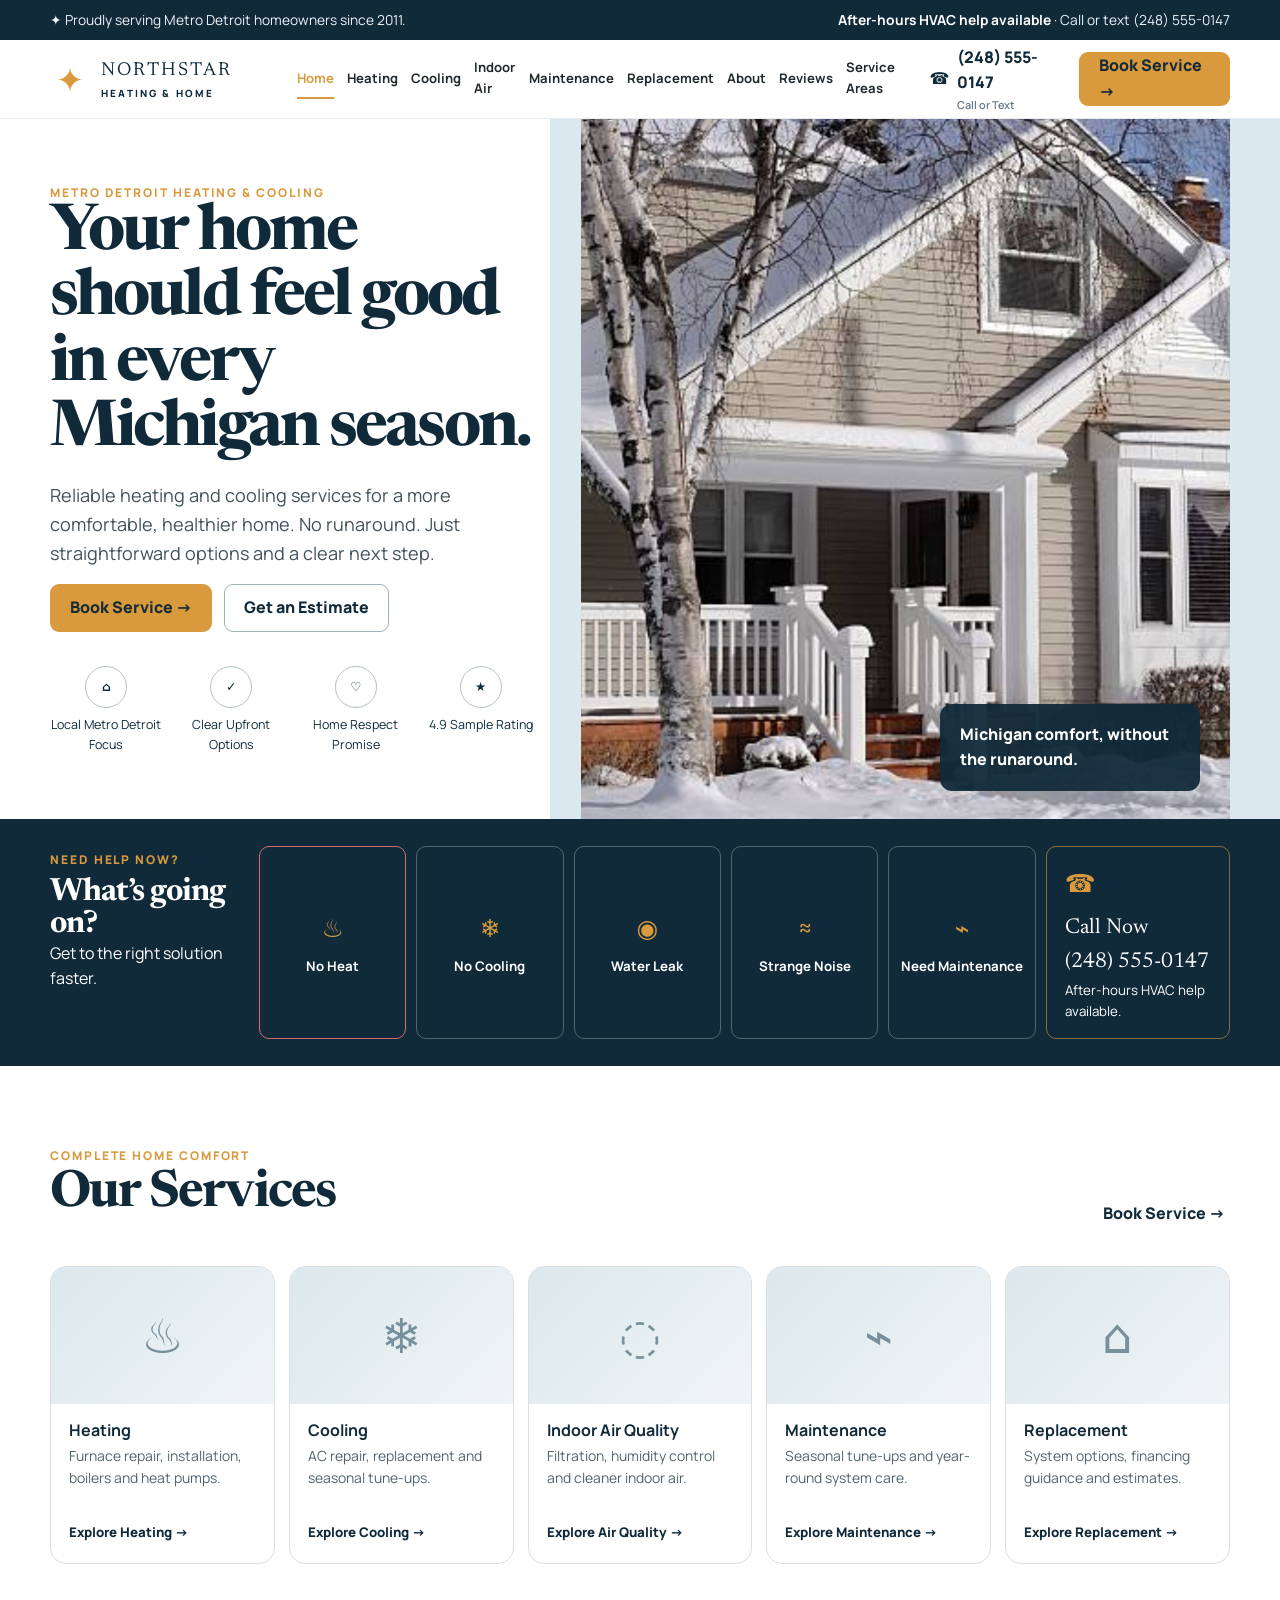
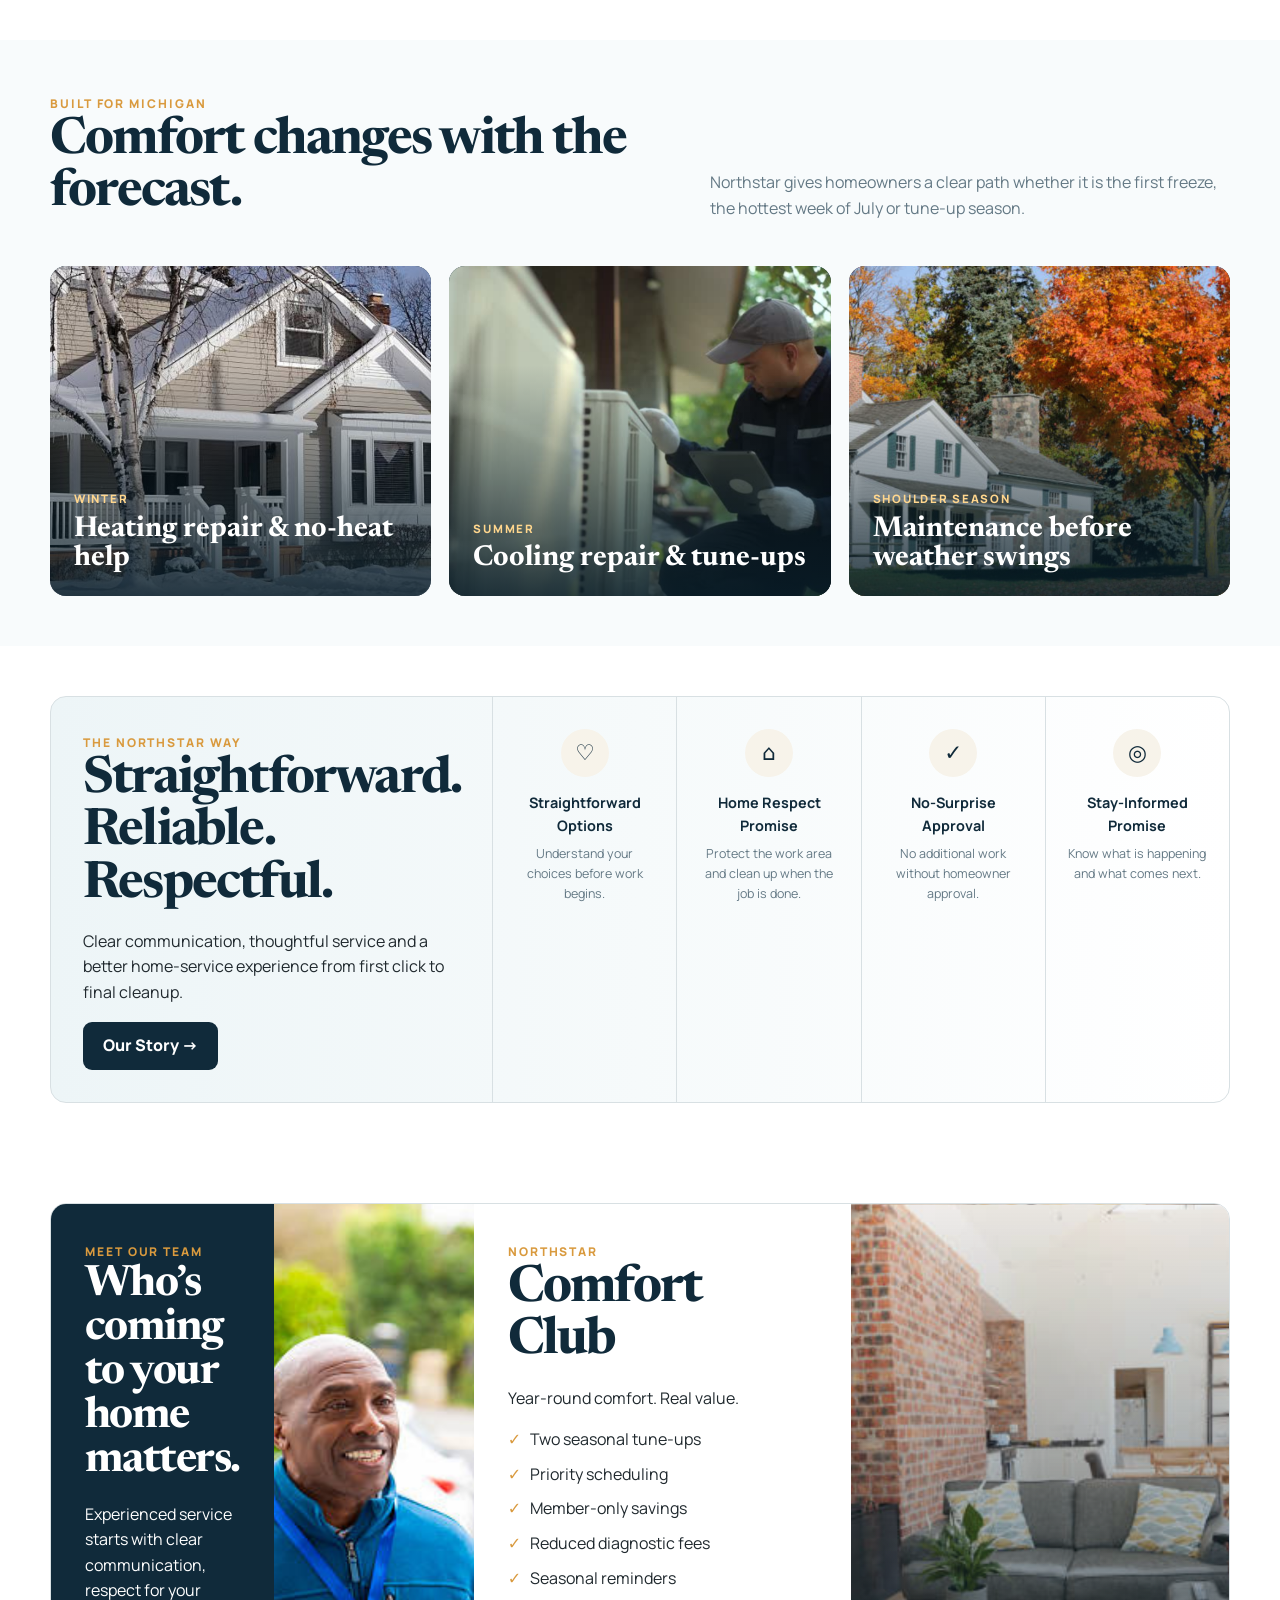
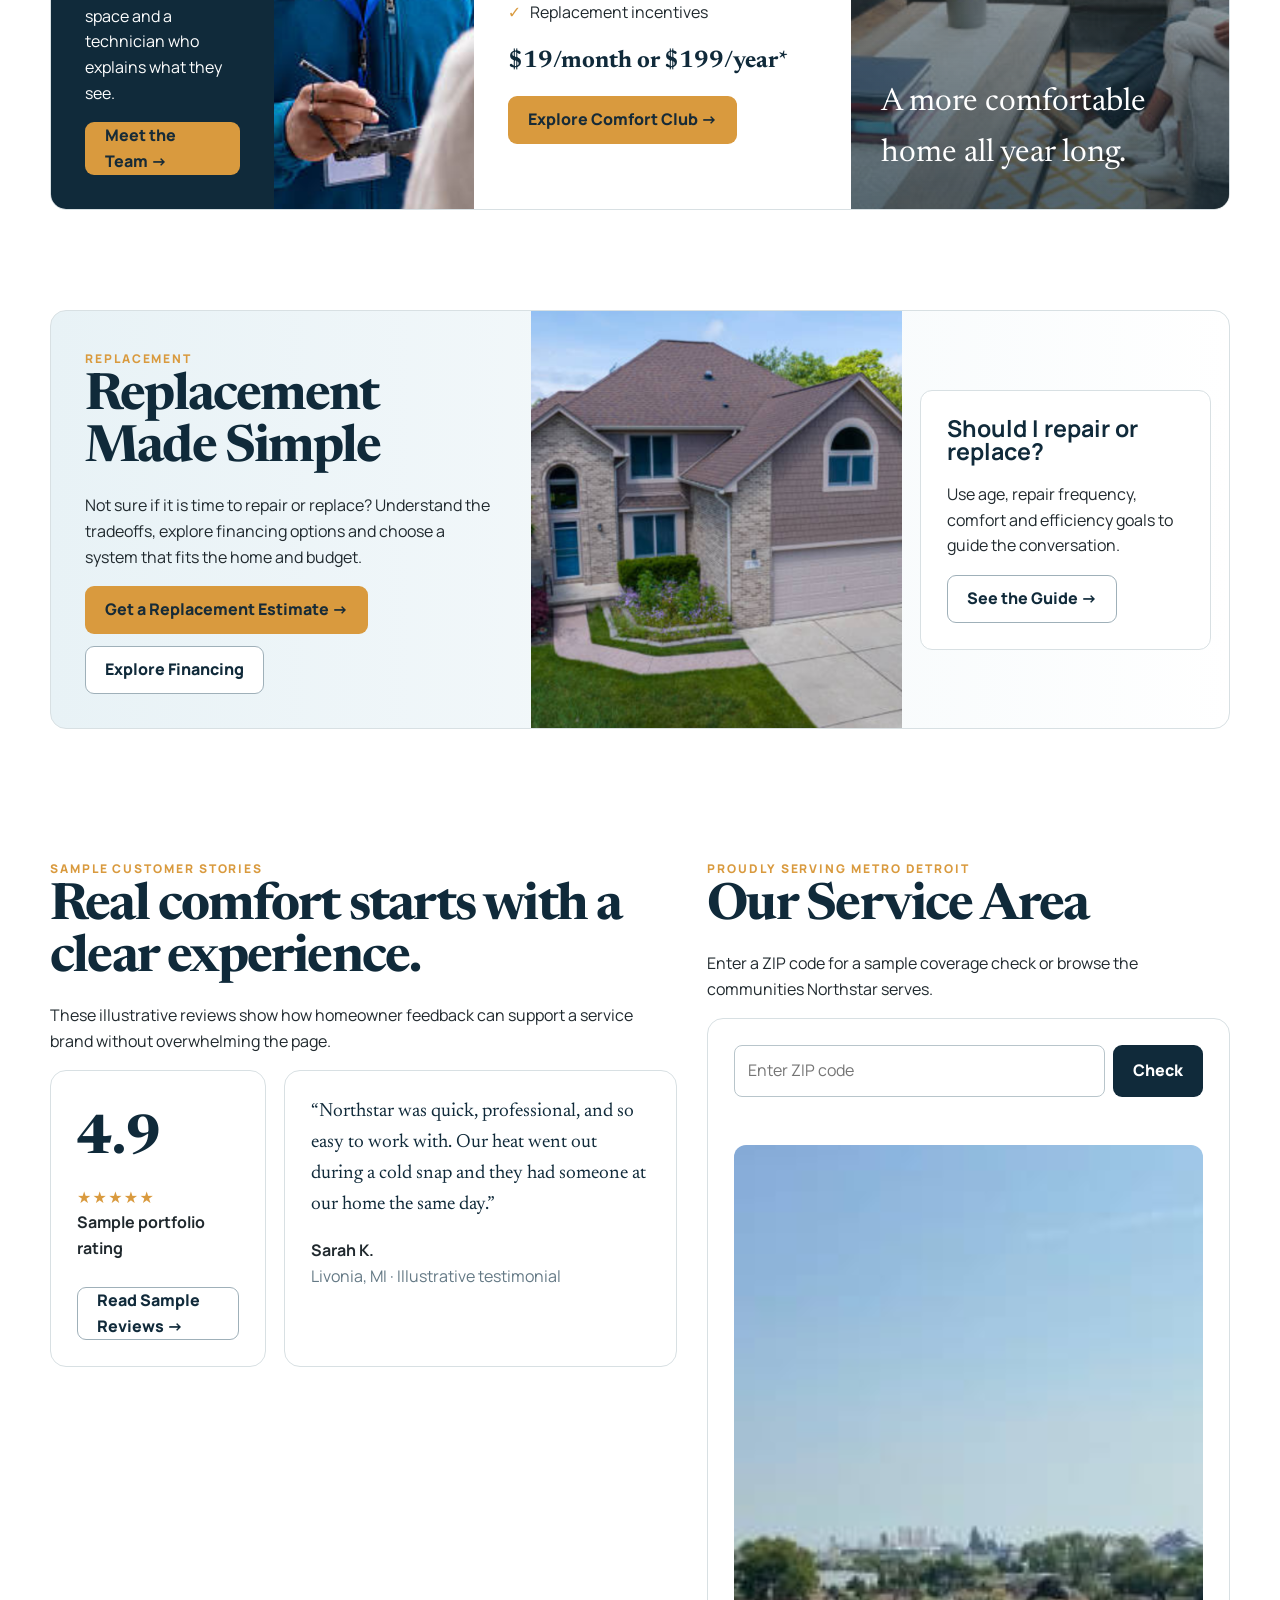
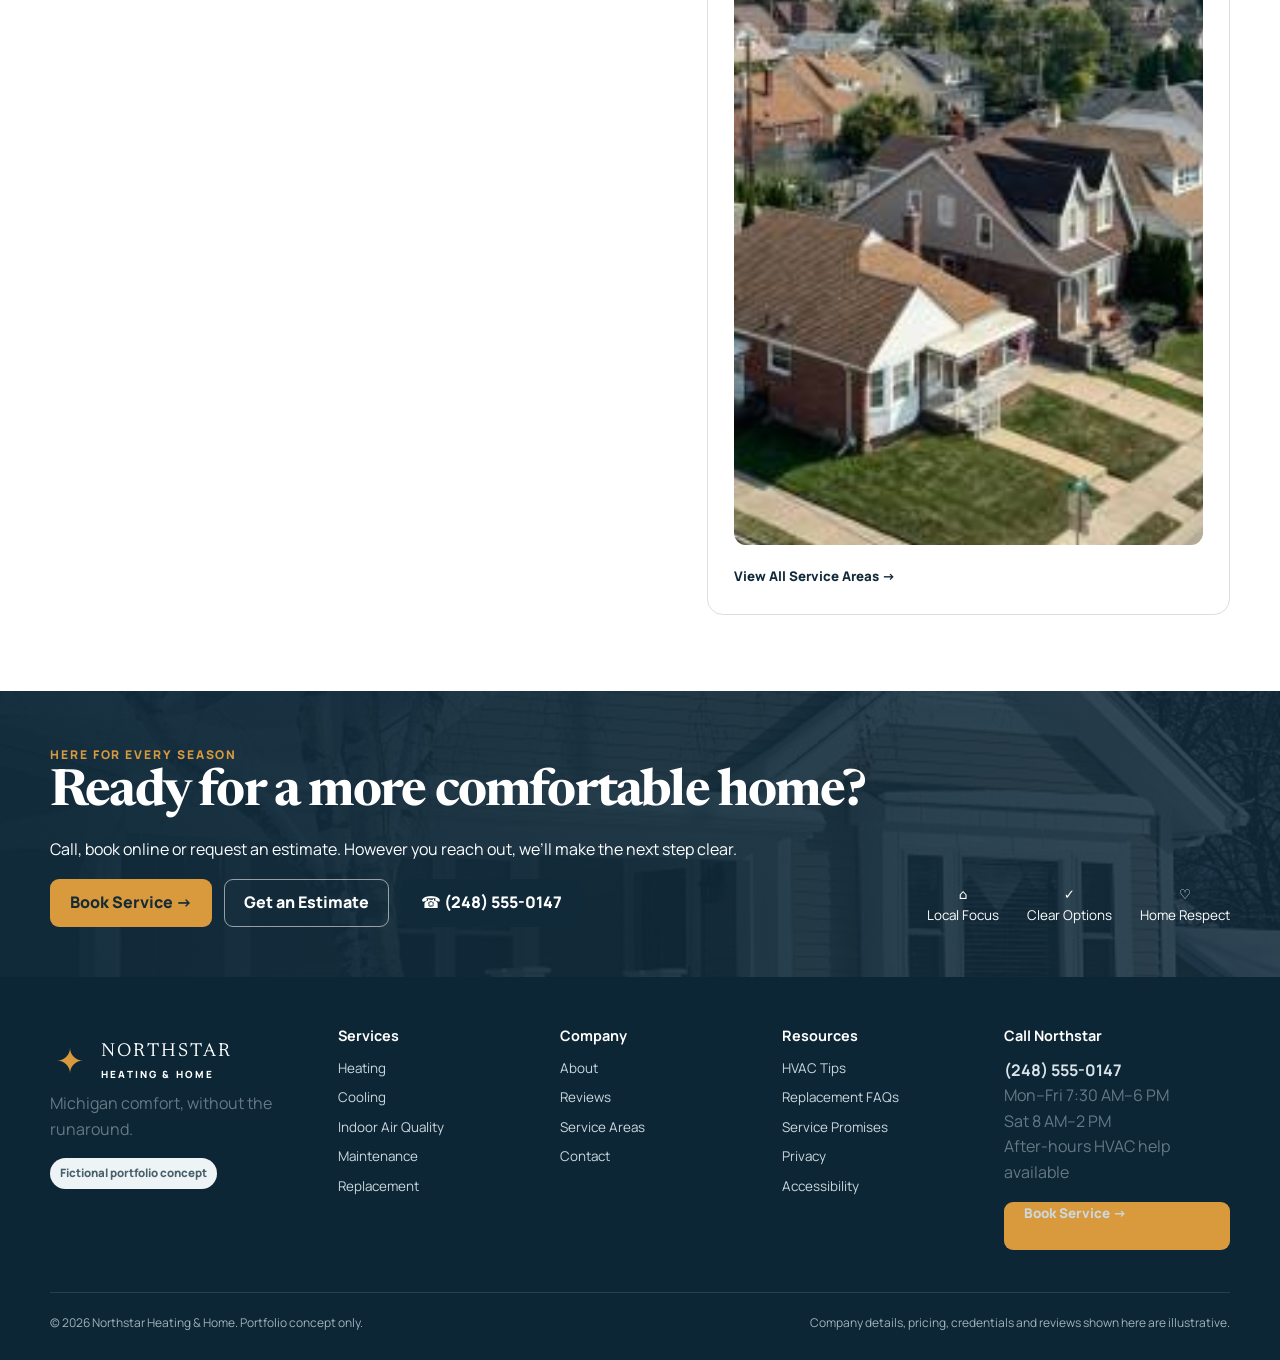
<file: index.html>
<!doctype html>
<html lang="en">
<head>
  <meta charset="utf-8">
  <meta name="viewport" content="width=device-width,initial-scale=1">
  <title>Metro Detroit HVAC | Northstar Heating & Home</title>
  <meta name="description" content="Heating, cooling, indoor-air, maintenance and replacement services for Metro Detroit homeowners in this polished HVAC portfolio concept.">
  <meta name="theme-color" content="#102a3a">
  <meta name="robots" content="noindex,nofollow">
  <meta property="og:title" content="Metro Detroit HVAC | Northstar Heating & Home">
  <meta property="og:description" content="Heating, cooling, indoor-air, maintenance and replacement services for Metro Detroit homeowners in this polished HVAC portfolio concept.">
  <meta property="og:type" content="website">
  <link rel="icon" href="favicon.svg" type="image/svg+xml">
  <link rel="stylesheet" href="styles.css">
  <script type="application/ld+json">{"@context":"https://schema.org","@type":"WebSite","name":"Northstar Heating & Home \u2014 Portfolio Concept","description":"Fictional portfolio website concept for a Metro Detroit residential HVAC company.","inLanguage":"en-US"}</script>
</head><body>
<a class="skip-link" href="#main">Skip to content</a>
<div class="utility"><div class="container"><span>✦ Proudly serving Metro Detroit homeowners since 2011.</span><span class="emergency-copy"><strong>After-hours HVAC help available</strong> · Call or text (248) 555-0147</span></div></div>
<header class="header"><div class="container nav">
  <a class="brand" href="index.html" aria-label="Northstar Heating and Home"><span class="brand-mark" aria-hidden="true">✦</span><span class="brand-name">NORTHSTAR<span class="brand-sub">HEATING &amp; HOME</span></span></a>
  <button class="nav-toggle" type="button" aria-label="Open navigation" aria-expanded="false" aria-controls="primary-nav">☰</button>
  <nav class="nav-links" id="primary-nav" aria-label="Primary navigation"><a href="index.html" aria-current="page">Home</a><a href="heating.html">Heating</a><a href="cooling.html">Cooling</a><a href="indoor-air.html">Indoor Air</a><a href="maintenance.html">Maintenance</a><a href="replacement.html">Replacement</a><a href="about.html">About</a><a href="reviews.html">Reviews</a><a href="service-areas.html">Service Areas</a></nav>
  <div class="header-contact"><a class="phone" href="tel:+12485550147">☎ <span>(248) 555-0147<small>Call or Text</small></span></a><a class="btn btn-primary" href="request-service.html#service-form">Book Service →</a></div>
</div></header><main id="main">
<section class="hero"><div class="container hero-grid"><div class="hero-copy"><span class="eyebrow">Metro Detroit heating & cooling</span><h1>Your home should feel good in every Michigan season.</h1><p class="lead">Reliable heating and cooling services for a more comfortable, healthier home. No runaround. Just straightforward options and a clear next step.</p><div class="actions"><a class="btn btn-primary" href="request-service.html#service-form">Book Service →</a><a class="btn btn-outline" href="request-service.html?service=replacement#service-form">Get an Estimate</a></div><div class="trust-row"><div class="trust-item"><span class="trust-icon">⌂</span>Local Metro Detroit Focus</div><div class="trust-item"><span class="trust-icon">✓</span>Clear Upfront Options</div><div class="trust-item"><span class="trust-icon">♡</span>Home Respect Promise</div><div class="trust-item"><span class="trust-icon">★</span>4.9 Sample Rating</div></div></div><div class="hero-media"><img src="hero-winter-home.PNG" width="1920" height="1200" fetchpriority="high" decoding="async" alt="Snow-covered suburban Michigan home glowing warmly on a winter evening"><div class="hero-badge">Michigan comfort, without the runaround.</div></div></div></section>

<section class="problem-bar"><div class="container problem-grid"><div class="problem-intro"><span class="eyebrow">Need help now?</span><h2>What’s going on?</h2><p>Get to the right solution faster.</p></div><a class="problem-card danger" href="heating.html"><span class="symbol">♨</span><strong>No Heat</strong></a><a class="problem-card" href="cooling.html"><span class="symbol">❄</span><strong>No Cooling</strong></a><a class="problem-card" href="request-service.html?service=other&issue=Water%20leak#service-form"><span class="symbol">◉</span><strong>Water Leak</strong></a><a class="problem-card" href="request-service.html?service=other&issue=Strange%20HVAC%20noise#service-form"><span class="symbol">≈</span><strong>Strange Noise</strong></a><a class="problem-card" href="maintenance.html"><span class="symbol">⌁</span><strong>Need Maintenance</strong></a><a class="problem-card problem-call" href="tel:+12485550147"><span class="symbol">☎</span><span class="phonebig">Call Now<br>(248) 555-0147</span><small>After-hours HVAC help available.</small></a></div></section>

<section class="section"><div class="container"><div class="section-title"><div><span class="eyebrow">Complete home comfort</span><h2>Our Services</h2></div><a class="btn btn-ghost" href="request-service.html#service-form">Book Service →</a></div><div class="service-grid"><article class="card service-card"><div class="service-art">♨</div><div class="service-body"><h3>Heating</h3><p>Furnace repair, installation, boilers and heat pumps.</p><a class="service-link" href="heating.html">Explore Heating →</a></div></article><article class="card service-card"><div class="service-art">❄</div><div class="service-body"><h3>Cooling</h3><p>AC repair, replacement and seasonal tune-ups.</p><a class="service-link" href="cooling.html">Explore Cooling →</a></div></article><article class="card service-card"><div class="service-art">◌</div><div class="service-body"><h3>Indoor Air Quality</h3><p>Filtration, humidity control and cleaner indoor air.</p><a class="service-link" href="indoor-air.html">Explore Air Quality →</a></div></article><article class="card service-card"><div class="service-art">⌁</div><div class="service-body"><h3>Maintenance</h3><p>Seasonal tune-ups and year-round system care.</p><a class="service-link" href="maintenance.html">Explore Maintenance →</a></div></article><article class="card service-card"><div class="service-art">⌂</div><div class="service-body"><h3>Replacement</h3><p>System options, financing guidance and estimates.</p><a class="service-link" href="replacement.html">Explore Replacement →</a></div></article></div></div></section>

<section class="section-sm seasons-section"><div class="container"><div class="section-title"><div><span class="eyebrow">Built for Michigan</span><h2>Comfort changes with the forecast.</h2></div><p class="section-kicker">Northstar gives homeowners a clear path whether it is the first freeze, the hottest week of July or tune-up season.</p></div><div class="season-grid"><article class="season-card"><img src="hero-winter-home.PNG" width="1920" height="1200" loading="lazy" decoding="async" alt="Michigan home in winter snow"><div><span>Winter</span><h3>Heating repair & no-heat help</h3></div></article><article class="season-card"><img src="cooling-service.PNG" width="1600" height="1000" loading="lazy" decoding="async" alt="HVAC technician checking an outdoor air-conditioning unit"><div><span>Summer</span><h3>Cooling repair & tune-ups</h3></div></article><article class="season-card"><img src="seasonal-fall.PNG" width="1600" height="1000" loading="lazy" decoding="async" alt="Suburban home surrounded by bright autumn foliage"><div><span>Shoulder season</span><h3>Maintenance before weather swings</h3></div></article></div></div></section>

<section class="section-sm"><div class="container way"><div class="way-intro"><span class="eyebrow">The Northstar Way</span><h2>Straightforward. Reliable. Respectful.</h2><p>Clear communication, thoughtful service and a better home-service experience from first click to final cleanup.</p><a class="btn btn-secondary" href="about.html">Our Story →</a></div><div class="way-item"><span class="way-icon">♡</span><strong>Straightforward Options</strong><p>Understand your choices before work begins.</p></div><div class="way-item"><span class="way-icon">⌂</span><strong>Home Respect Promise</strong><p>Protect the work area and clean up when the job is done.</p></div><div class="way-item"><span class="way-icon">✓</span><strong>No-Surprise Approval</strong><p>No additional work without homeowner approval.</p></div><div class="way-item"><span class="way-icon">◎</span><strong>Stay-Informed Promise</strong><p>Know what is happening and what comes next.</p></div></div></section>

<section class="section-sm"><div class="container split-feature"><article class="team-feature"><div class="team-copy"><span class="eyebrow">Meet our team</span><h2>Who’s coming to your home matters.</h2><p>Experienced service starts with clear communication, respect for your space and a technician who explains what they see.</p><a class="btn btn-primary" href="about.html#team">Meet the Team →</a></div><img src="technician-homeowner.PNG" width="1600" height="1000" loading="lazy" decoding="async" alt="HVAC technician speaking with a homeowner at the front door"></article><article class="club"><span class="eyebrow">Northstar</span><h2>Comfort Club</h2><p>Year-round comfort. Real value.</p><ul><li>Two seasonal tune-ups</li><li>Priority scheduling</li><li>Member-only savings</li><li>Reduced diagnostic fees</li><li>Seasonal reminders</li><li>Replacement incentives</li></ul><p class="club-price">$19/month or $199/year*</p><a class="btn btn-primary" href="maintenance.html#club">Explore Comfort Club →</a></article><aside class="cozy"><span>A more comfortable home all year long.</span></aside></div></section>

<section class="section-sm"><div class="container replacement"><div class="replacement-copy"><span class="eyebrow">Replacement</span><h2>Replacement Made Simple</h2><p>Not sure if it is time to repair or replace? Understand the tradeoffs, explore financing options and choose a system that fits the home and budget.</p><div class="actions"><a class="btn btn-primary" href="request-service.html?service=replacement#service-form">Get a Replacement Estimate →</a><a class="btn btn-outline" href="replacement.html#financing">Explore Financing</a></div></div><img src="replacement-home.PNG" width="1600" height="1000" loading="lazy" decoding="async" alt="Large suburban Michigan home used to illustrate HVAC replacement planning"><div class="quiz"><h3>Should I repair or replace?</h3><p>Use age, repair frequency, comfort and efficiency goals to guide the conversation.</p><a class="btn btn-outline" href="replacement.html#repair-replace">See the Guide →</a></div></div></section>

<section class="section"><div class="container proof-grid"><div><span class="eyebrow">Sample customer stories</span><h2>Real comfort starts with a clear experience.</h2><p>These illustrative reviews show how homeowner feedback can support a service brand without overwhelming the page.</p><div class="review-panel"><div class="rating-card"><div class="rating-big">4.9</div><div class="stars">★★★★★</div><strong>Sample portfolio rating</strong><br><br><a class="btn btn-outline" href="reviews.html">Read Sample Reviews →</a></div><div class="quote-card"><blockquote>“Northstar was quick, professional, and so easy to work with. Our heat went out during a cold snap and they had someone at our home the same day.”</blockquote><strong>Sarah K.</strong><br><span class="muted">Livonia, MI · Illustrative testimonial</span></div></div></div><div><span class="eyebrow">Proudly serving Metro Detroit</span><h2>Our Service Area</h2><p>Enter a ZIP code for a sample coverage check or browse the communities Northstar serves.</p><div class="area-card"><form class="zip-form" data-zip-form><label class="sr-only" for="home-zip">ZIP Code</label><input id="home-zip" inputmode="numeric" maxlength="5" autocomplete="postal-code" placeholder="Enter ZIP code"><button class="btn btn-secondary" type="submit">Check</button><div class="status" aria-live="polite"></div></form><img src="service-area.PNG" width="1600" height="1000" loading="lazy" decoding="async" alt="Aerial view of a Metro Detroit residential neighborhood"><a class="service-link" href="service-areas.html">View All Service Areas →</a></div></div></div></section>
</main><section class="cta-band section-sm"><div class="container cta-grid"><div><span class="eyebrow">Here for every season</span><h2>Ready for a more comfortable home?</h2><p>Call, book online or request an estimate. However you reach out, we’ll make the next step clear.</p><div class="actions"><a class="btn btn-primary" href="request-service.html#service-form">Book Service →</a><a class="btn btn-outline light-outline" href="request-service.html?service=replacement#service-form">Get an Estimate</a><a class="btn btn-secondary" href="tel:+12485550147">☎ (248) 555-0147</a></div></div><div class="cta-trust"><span>⌂<br>Local Focus</span><span>✓<br>Clear Options</span><span>♡<br>Home Respect</span></div></div></section><footer class="footer"><div class="container"><div class="footer-grid"><div><a class="brand" href="index.html"><span class="brand-mark">✦</span><span class="brand-name">NORTHSTAR<span class="brand-sub">HEATING &amp; HOME</span></span></a><p class="muted">Michigan comfort, without the runaround.</p><span class="demo-badge">Fictional portfolio concept</span></div><div><h3>Services</h3><a href="heating.html">Heating</a><a href="cooling.html">Cooling</a><a href="indoor-air.html">Indoor Air Quality</a><a href="maintenance.html">Maintenance</a><a href="replacement.html">Replacement</a></div><div><h3>Company</h3><a href="about.html">About</a><a href="reviews.html">Reviews</a><a href="service-areas.html">Service Areas</a><a href="request-service.html#service-form">Contact</a></div><div><h3>Resources</h3><a href="maintenance.html#tips">HVAC Tips</a><a href="replacement.html#faq">Replacement FAQs</a><a href="about.html#promises">Service Promises</a><a href="policies.html#privacy">Privacy</a><a href="policies.html#accessibility">Accessibility</a></div><div><h3>Call Northstar</h3><p><strong>(248) 555-0147</strong><br><span class="muted">Mon–Fri 7:30 AM–6 PM<br>Sat 8 AM–2 PM<br>After-hours HVAC help available</span></p><a class="btn btn-primary" href="request-service.html#service-form">Book Service →</a></div></div><div class="legal"><span>© 2026 Northstar Heating &amp; Home. Portfolio concept only.</span><span>Company details, pricing, credentials and reviews shown here are illustrative.</span></div></div></footer>
<nav class="mobile-bar" aria-label="Mobile quick actions"><a href="tel:+12485550147">☎<br>Call</a><a href="request-service.html">▣<br>Book</a><a class="emergency" href="request-service.html#emergency">⚠<br>Urgent</a></nav>
<script src="script.js"></script>
</body></html>
</file>
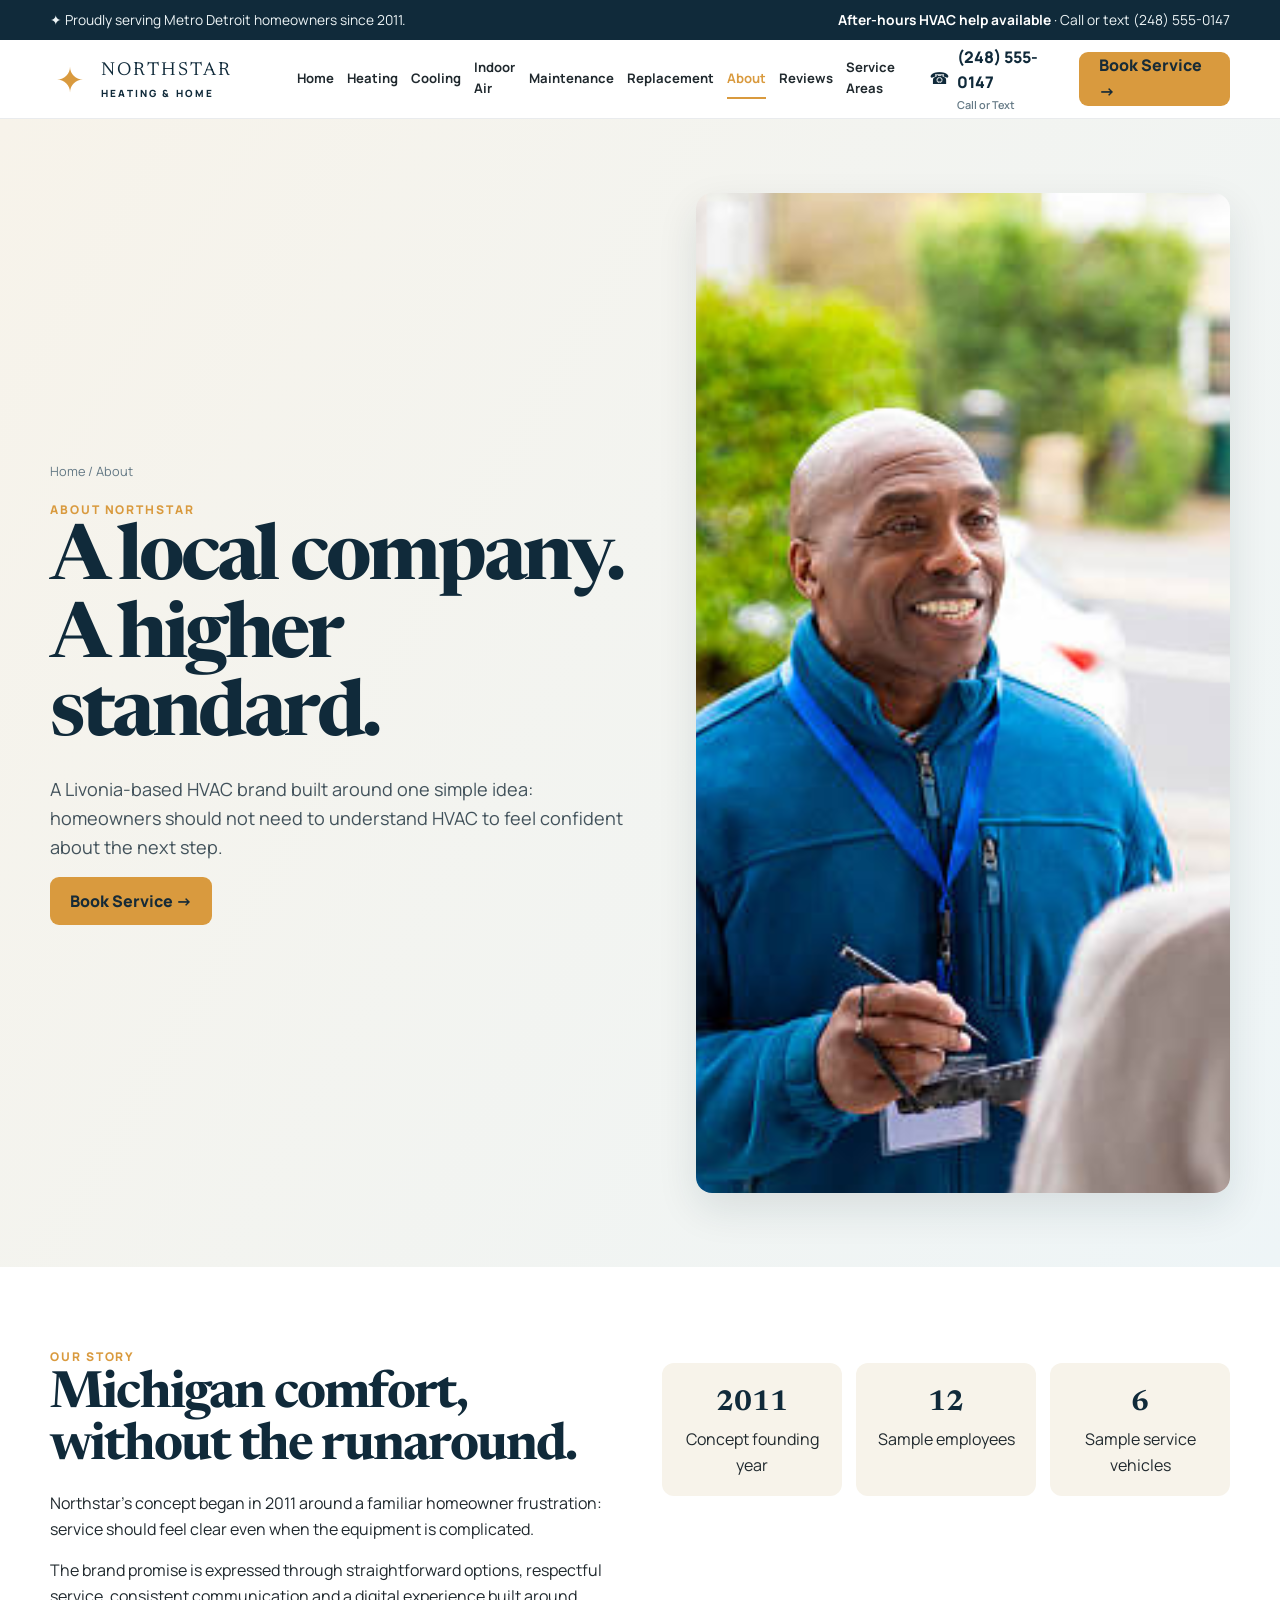
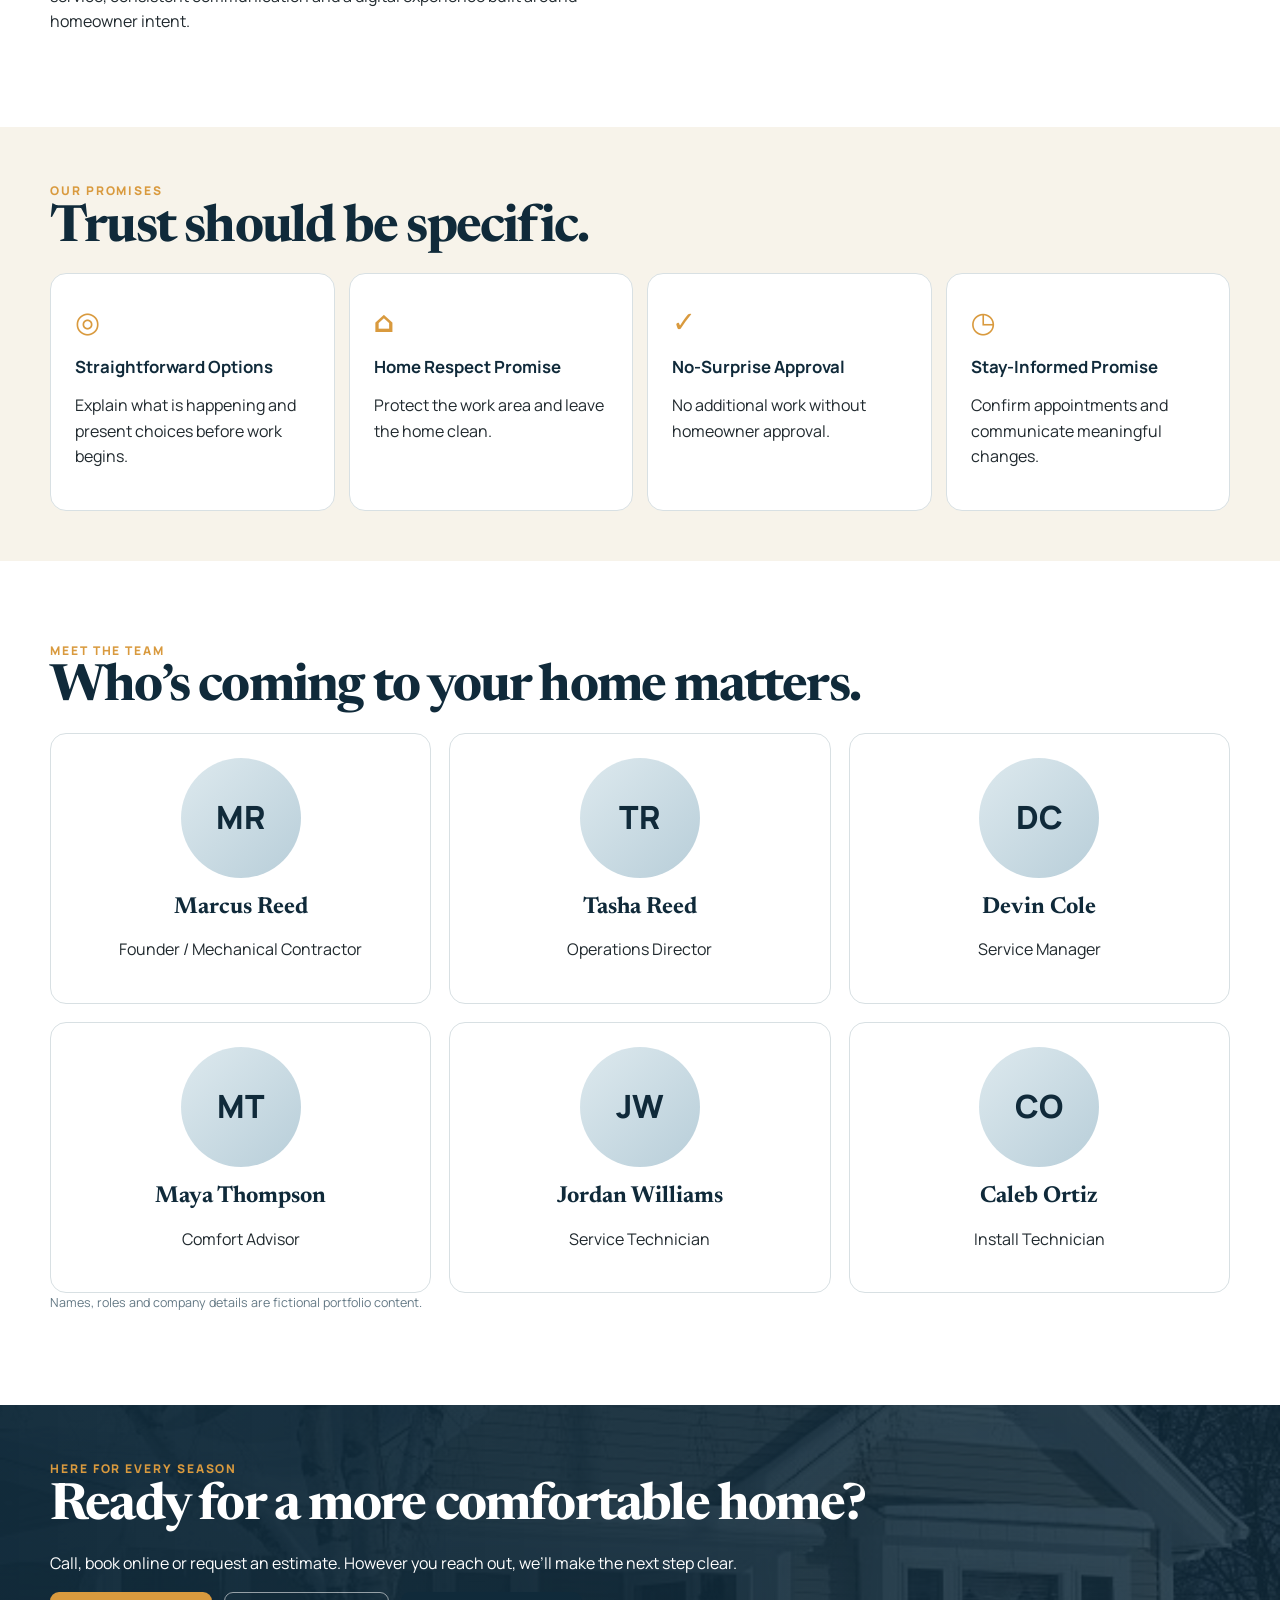
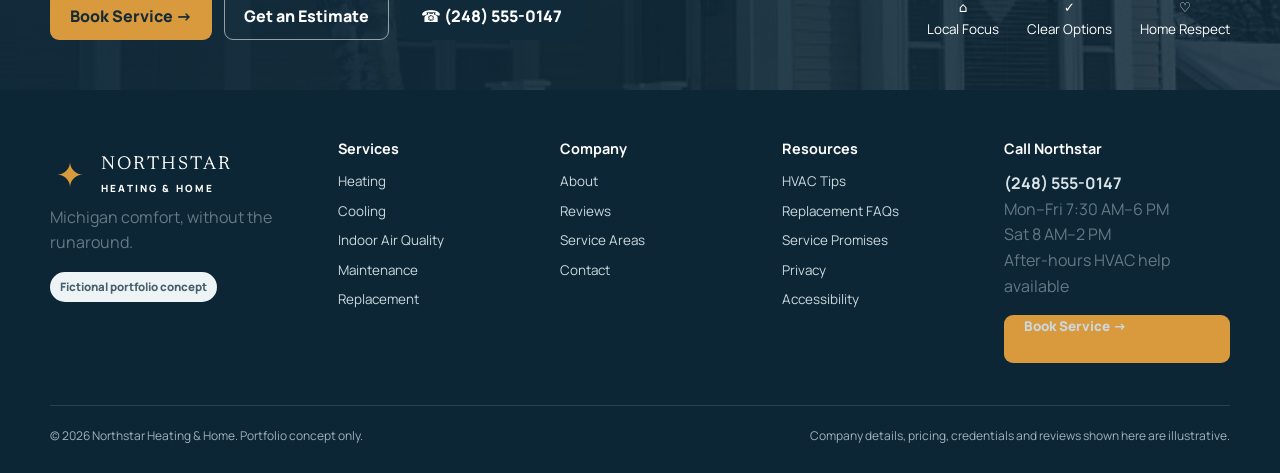
<file: about.html>
<!doctype html>
<html lang="en">
<head>
  <meta charset="utf-8">
  <meta name="viewport" content="width=device-width,initial-scale=1">
  <title>About Northstar | Northstar Heating & Home</title>
  <meta name="description" content="Meet the fictional Northstar Heating & Home team and the service promises behind this Metro Detroit HVAC portfolio concept.">
  <meta name="theme-color" content="#102a3a">
  <meta name="robots" content="noindex,nofollow">
  <meta property="og:title" content="About Northstar | Northstar Heating & Home">
  <meta property="og:description" content="Meet the fictional Northstar Heating & Home team and the service promises behind this Metro Detroit HVAC portfolio concept.">
  <meta property="og:type" content="website">
  <link rel="icon" href="favicon.svg" type="image/svg+xml">
  <link rel="stylesheet" href="styles.css">
  <script type="application/ld+json">{"@context":"https://schema.org","@type":"WebSite","name":"Northstar Heating & Home \u2014 Portfolio Concept","description":"Fictional portfolio website concept for a Metro Detroit residential HVAC company.","inLanguage":"en-US"}</script>
</head><body>
<a class="skip-link" href="#main">Skip to content</a>
<div class="utility"><div class="container"><span>✦ Proudly serving Metro Detroit homeowners since 2011.</span><span class="emergency-copy"><strong>After-hours HVAC help available</strong> · Call or text (248) 555-0147</span></div></div>
<header class="header"><div class="container nav">
  <a class="brand" href="index.html" aria-label="Northstar Heating and Home"><span class="brand-mark" aria-hidden="true">✦</span><span class="brand-name">NORTHSTAR<span class="brand-sub">HEATING &amp; HOME</span></span></a>
  <button class="nav-toggle" type="button" aria-label="Open navigation" aria-expanded="false" aria-controls="primary-nav">☰</button>
  <nav class="nav-links" id="primary-nav" aria-label="Primary navigation"><a href="index.html">Home</a><a href="heating.html">Heating</a><a href="cooling.html">Cooling</a><a href="indoor-air.html">Indoor Air</a><a href="maintenance.html">Maintenance</a><a href="replacement.html">Replacement</a><a href="about.html" aria-current="page">About</a><a href="reviews.html">Reviews</a><a href="service-areas.html">Service Areas</a></nav>
  <div class="header-contact"><a class="phone" href="tel:+12485550147">☎ <span>(248) 555-0147<small>Call or Text</small></span></a><a class="btn btn-primary" href="request-service.html#service-form">Book Service →</a></div>
</div></header><main id="main"><section class="page-hero"><div class="container page-hero-grid"><div><div class="breadcrumb"><a href="index.html">Home</a> / About</div><span class="eyebrow">About Northstar</span><h1>A local company. A higher standard.</h1><p class="lead">A Livonia-based HVAC brand built around one simple idea: homeowners should not need to understand HVAC to feel confident about the next step.</p><a class="btn btn-primary" href="request-service.html#service-form">Book Service →</a></div><img src="technician-homeowner.PNG" width="1600" height="1000" decoding="async" alt="HVAC technician greeting a homeowner at the front door"></div></section>
<section class="section"><div class="container two-col"><div><span class="eyebrow">Our story</span><h2>Michigan comfort, without the runaround.</h2><p>Northstar’s concept began in 2011 around a familiar homeowner frustration: service should feel clear even when the equipment is complicated.</p><p>The brand promise is expressed through straightforward options, respectful service, consistent communication and a digital experience built around homeowner intent.</p></div><div class="stat-grid"><div class="stat"><strong>2011</strong>Concept founding year</div><div class="stat"><strong>12</strong>Sample employees</div><div class="stat"><strong>6</strong>Sample service vehicles</div></div></div></section>
<section class="section-sm soft-section" id="promises"><div class="container"><span class="eyebrow">Our promises</span><h2>Trust should be specific.</h2><div class="icon-grid"><article class="info-card"><span class="symbol">◎</span><h3>Straightforward Options</h3><p>Explain what is happening and present choices before work begins.</p></article><article class="info-card"><span class="symbol">⌂</span><h3>Home Respect Promise</h3><p>Protect the work area and leave the home clean.</p></article><article class="info-card"><span class="symbol">✓</span><h3>No-Surprise Approval</h3><p>No additional work without homeowner approval.</p></article><article class="info-card"><span class="symbol">◷</span><h3>Stay-Informed Promise</h3><p>Confirm appointments and communicate meaningful changes.</p></article></div></div></section>
<section class="section" id="team"><div class="container"><span class="eyebrow">Meet the team</span><h2>Who’s coming to your home matters.</h2><div class="team-grid"><article class="team-card"><div class="avatar">MR</div><h3>Marcus Reed</h3><p>Founder / Mechanical Contractor</p></article><article class="team-card"><div class="avatar">TR</div><h3>Tasha Reed</h3><p>Operations Director</p></article><article class="team-card"><div class="avatar">DC</div><h3>Devin Cole</h3><p>Service Manager</p></article><article class="team-card"><div class="avatar">MT</div><h3>Maya Thompson</h3><p>Comfort Advisor</p></article><article class="team-card"><div class="avatar">JW</div><h3>Jordan Williams</h3><p>Service Technician</p></article><article class="team-card"><div class="avatar">CO</div><h3>Caleb Ortiz</h3><p>Install Technician</p></article></div><p class="form-note">Names, roles and company details are fictional portfolio content.</p></div></section></main><section class="cta-band section-sm"><div class="container cta-grid"><div><span class="eyebrow">Here for every season</span><h2>Ready for a more comfortable home?</h2><p>Call, book online or request an estimate. However you reach out, we’ll make the next step clear.</p><div class="actions"><a class="btn btn-primary" href="request-service.html#service-form">Book Service →</a><a class="btn btn-outline light-outline" href="request-service.html?service=replacement#service-form">Get an Estimate</a><a class="btn btn-secondary" href="tel:+12485550147">☎ (248) 555-0147</a></div></div><div class="cta-trust"><span>⌂<br>Local Focus</span><span>✓<br>Clear Options</span><span>♡<br>Home Respect</span></div></div></section><footer class="footer"><div class="container"><div class="footer-grid"><div><a class="brand" href="index.html"><span class="brand-mark">✦</span><span class="brand-name">NORTHSTAR<span class="brand-sub">HEATING &amp; HOME</span></span></a><p class="muted">Michigan comfort, without the runaround.</p><span class="demo-badge">Fictional portfolio concept</span></div><div><h3>Services</h3><a href="heating.html">Heating</a><a href="cooling.html">Cooling</a><a href="indoor-air.html">Indoor Air Quality</a><a href="maintenance.html">Maintenance</a><a href="replacement.html">Replacement</a></div><div><h3>Company</h3><a href="about.html">About</a><a href="reviews.html">Reviews</a><a href="service-areas.html">Service Areas</a><a href="request-service.html#service-form">Contact</a></div><div><h3>Resources</h3><a href="maintenance.html#tips">HVAC Tips</a><a href="replacement.html#faq">Replacement FAQs</a><a href="about.html#promises">Service Promises</a><a href="policies.html#privacy">Privacy</a><a href="policies.html#accessibility">Accessibility</a></div><div><h3>Call Northstar</h3><p><strong>(248) 555-0147</strong><br><span class="muted">Mon–Fri 7:30 AM–6 PM<br>Sat 8 AM–2 PM<br>After-hours HVAC help available</span></p><a class="btn btn-primary" href="request-service.html#service-form">Book Service →</a></div></div><div class="legal"><span>© 2026 Northstar Heating &amp; Home. Portfolio concept only.</span><span>Company details, pricing, credentials and reviews shown here are illustrative.</span></div></div></footer>
<nav class="mobile-bar" aria-label="Mobile quick actions"><a href="tel:+12485550147">☎<br>Call</a><a href="request-service.html">▣<br>Book</a><a class="emergency" href="request-service.html#emergency">⚠<br>Urgent</a></nav>
<script src="script.js"></script>
</body></html>
</file>
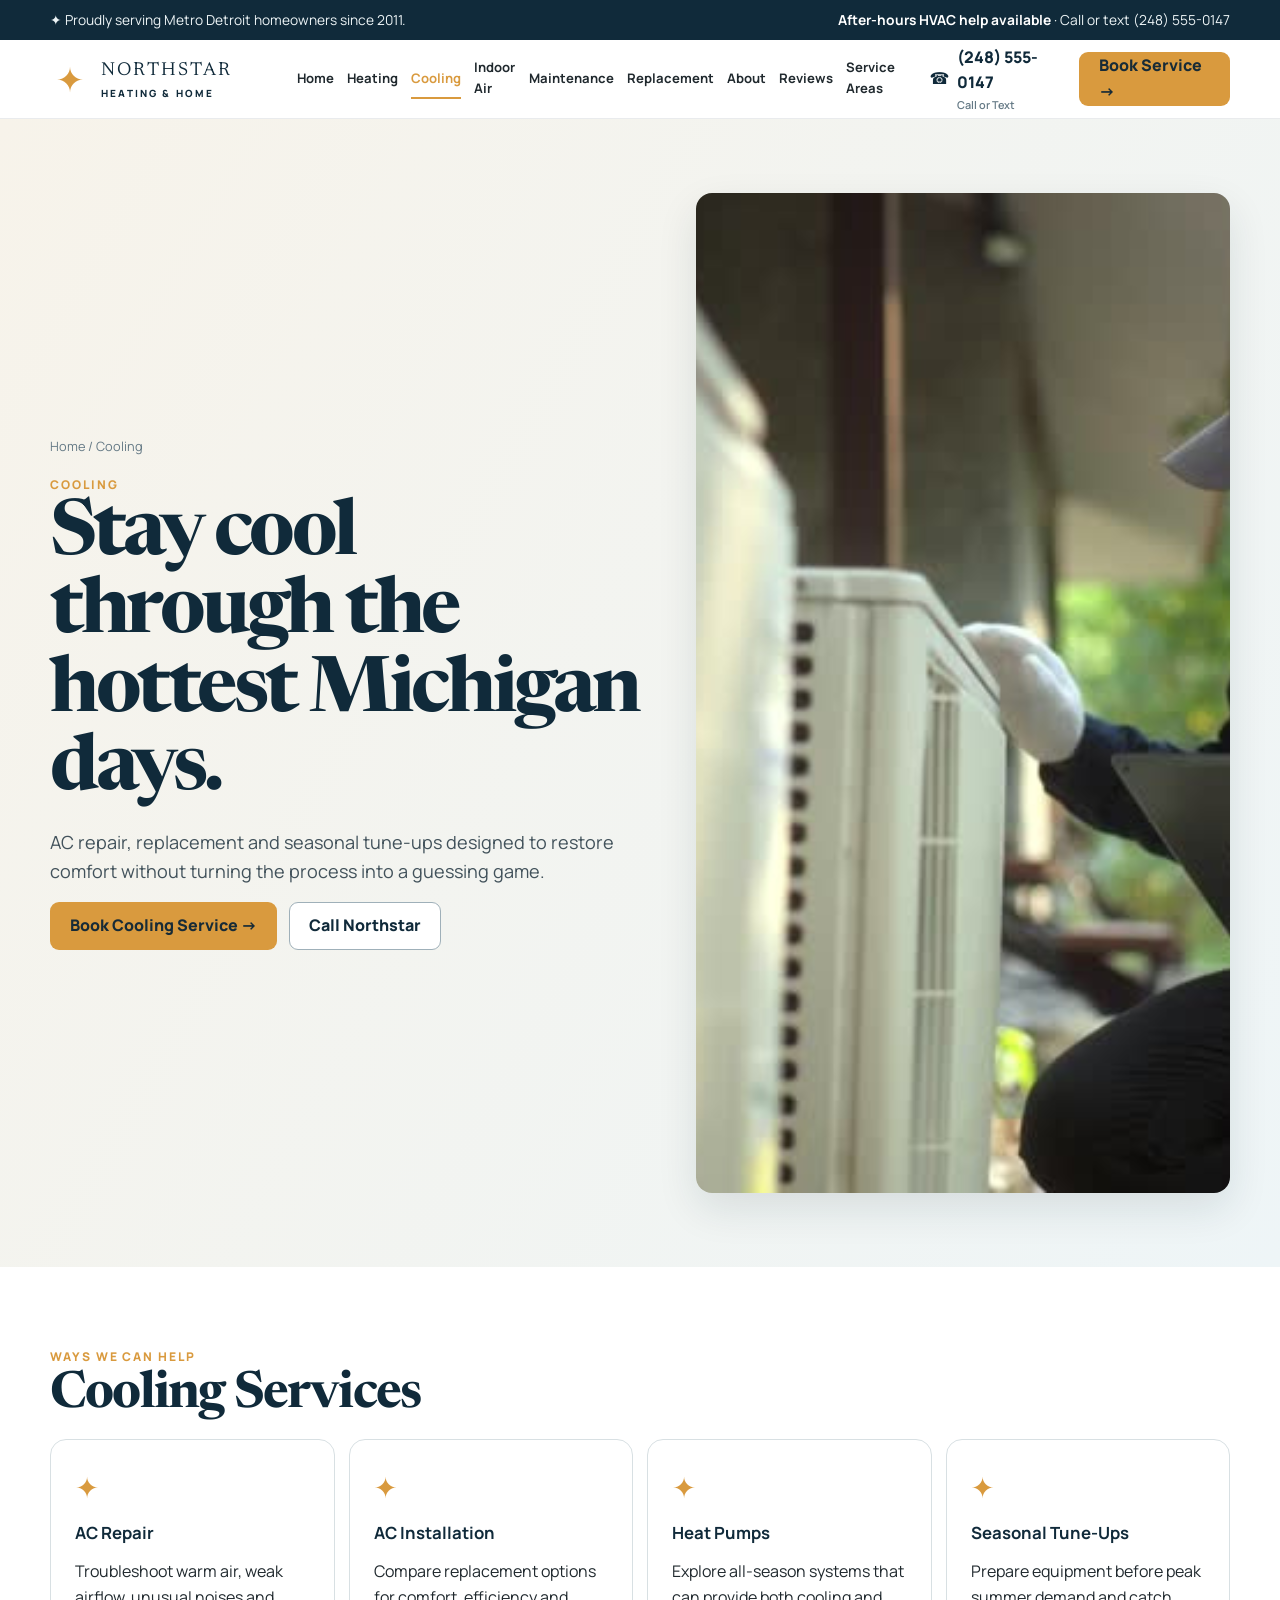
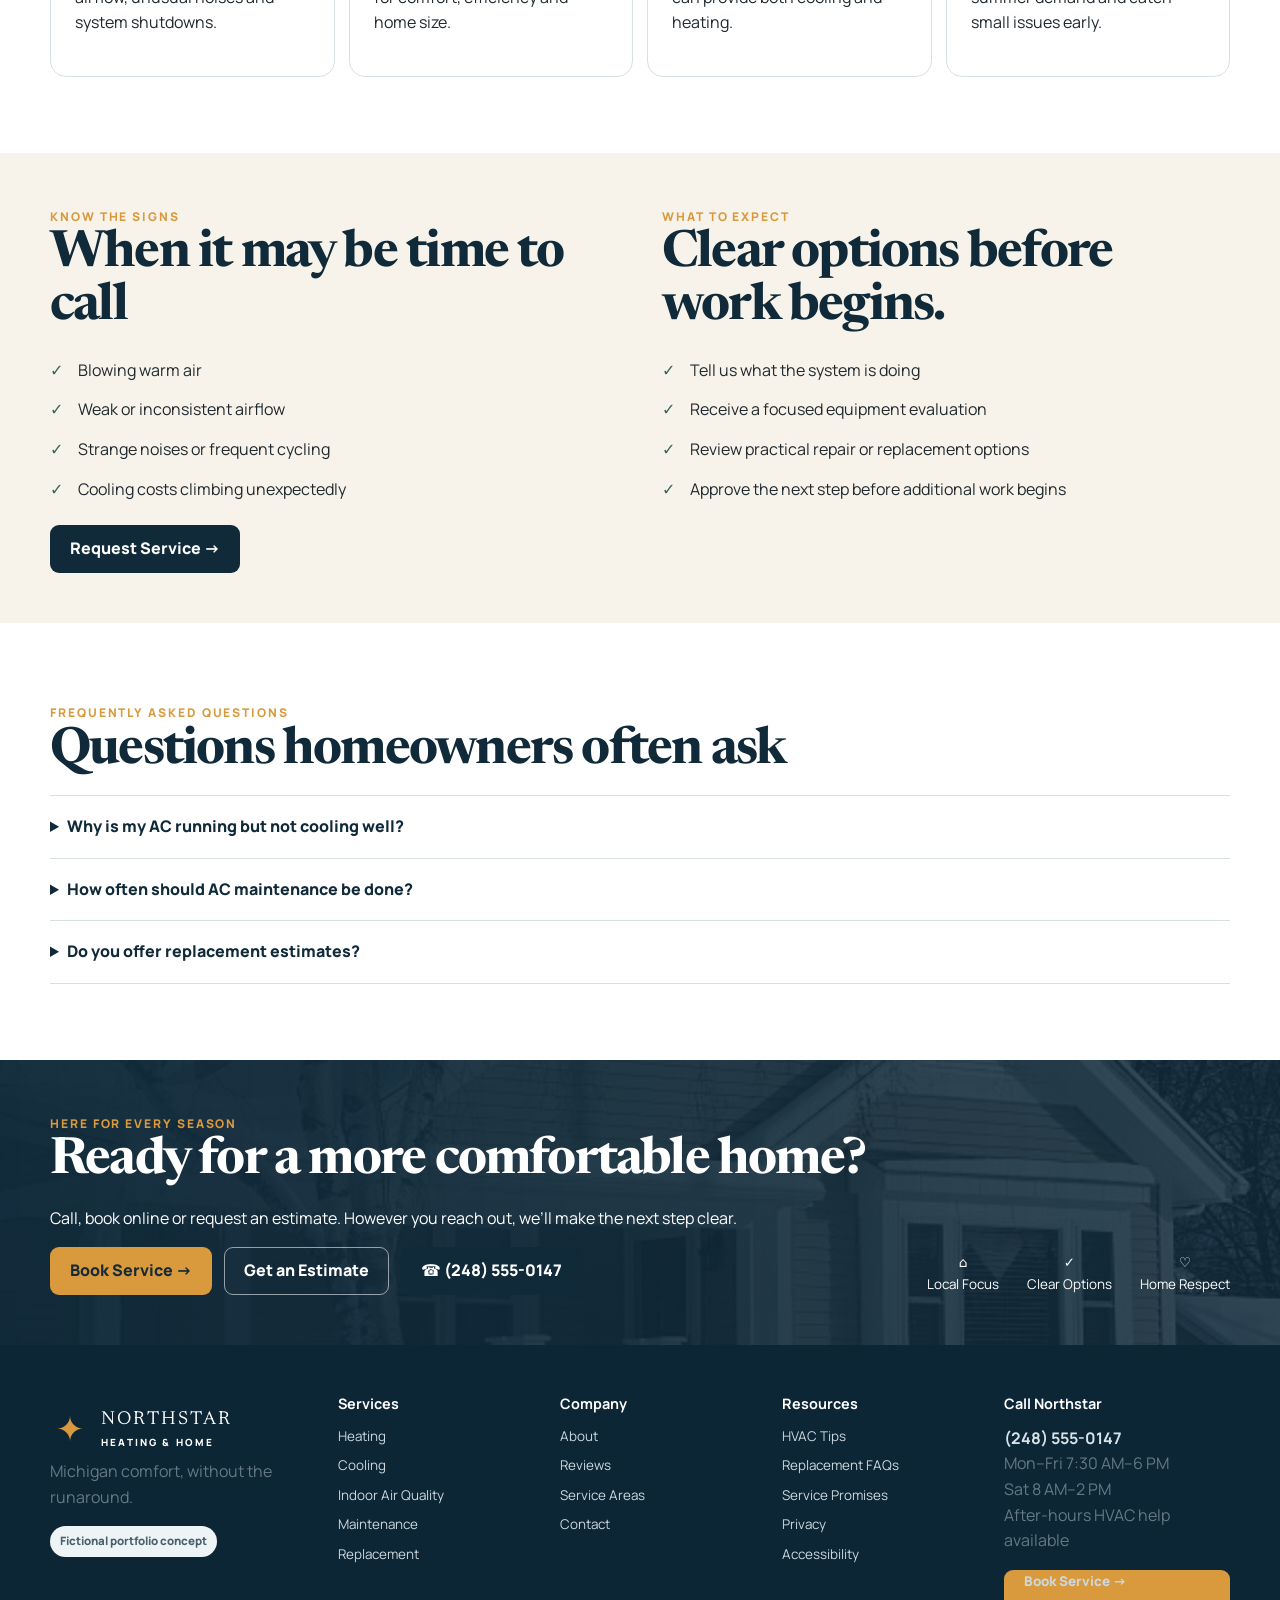
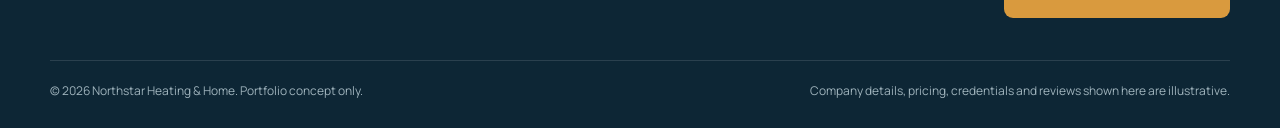
<file: cooling.html>
<!doctype html>
<html lang="en">
<head>
  <meta charset="utf-8">
  <meta name="viewport" content="width=device-width,initial-scale=1">
  <title>Cooling Services | Northstar Heating & Home</title>
  <meta name="description" content="AC repair, replacement and seasonal cooling maintenance for Metro Detroit homes.">
  <meta name="theme-color" content="#102a3a">
  <meta name="robots" content="noindex,nofollow">
  <meta property="og:title" content="Cooling Services | Northstar Heating & Home">
  <meta property="og:description" content="AC repair, replacement and seasonal cooling maintenance for Metro Detroit homes.">
  <meta property="og:type" content="website">
  <link rel="icon" href="favicon.svg" type="image/svg+xml">
  <link rel="stylesheet" href="styles.css">
  <script type="application/ld+json">{"@context":"https://schema.org","@type":"WebSite","name":"Northstar Heating & Home \u2014 Portfolio Concept","description":"Fictional portfolio website concept for a Metro Detroit residential HVAC company.","inLanguage":"en-US"}</script>
</head><body>
<a class="skip-link" href="#main">Skip to content</a>
<div class="utility"><div class="container"><span>✦ Proudly serving Metro Detroit homeowners since 2011.</span><span class="emergency-copy"><strong>After-hours HVAC help available</strong> · Call or text (248) 555-0147</span></div></div>
<header class="header"><div class="container nav">
  <a class="brand" href="index.html" aria-label="Northstar Heating and Home"><span class="brand-mark" aria-hidden="true">✦</span><span class="brand-name">NORTHSTAR<span class="brand-sub">HEATING &amp; HOME</span></span></a>
  <button class="nav-toggle" type="button" aria-label="Open navigation" aria-expanded="false" aria-controls="primary-nav">☰</button>
  <nav class="nav-links" id="primary-nav" aria-label="Primary navigation"><a href="index.html">Home</a><a href="heating.html">Heating</a><a href="cooling.html" aria-current="page">Cooling</a><a href="indoor-air.html">Indoor Air</a><a href="maintenance.html">Maintenance</a><a href="replacement.html">Replacement</a><a href="about.html">About</a><a href="reviews.html">Reviews</a><a href="service-areas.html">Service Areas</a></nav>
  <div class="header-contact"><a class="phone" href="tel:+12485550147">☎ <span>(248) 555-0147<small>Call or Text</small></span></a><a class="btn btn-primary" href="request-service.html#service-form">Book Service →</a></div>
</div></header><main id="main"><section class="page-hero"><div class="container page-hero-grid"><div><div class="breadcrumb"><a href="index.html">Home</a> / Cooling</div><span class="eyebrow">Cooling</span><h1>Stay cool through the hottest Michigan days.</h1><p class="lead">AC repair, replacement and seasonal tune-ups designed to restore comfort without turning the process into a guessing game.</p><div class="actions"><a class="btn btn-primary" href="request-service.html?service=cooling#service-form">Book Cooling Service →</a><a class="btn btn-outline" href="tel:+12485550147">Call Northstar</a></div></div><img src="cooling-service.PNG" width="1600" height="1000" decoding="async" alt="HVAC technician inspecting a residential outdoor air-conditioning condenser"></div></section>
<section class="section"><div class="container"><span class="eyebrow">Ways we can help</span><h2>Cooling Services</h2><div class="icon-grid"><article class="info-card"><span class="symbol">✦</span><h3>AC Repair</h3><p>Troubleshoot warm air, weak airflow, unusual noises and system shutdowns.</p></article><article class="info-card"><span class="symbol">✦</span><h3>AC Installation</h3><p>Compare replacement options for comfort, efficiency and home size.</p></article><article class="info-card"><span class="symbol">✦</span><h3>Heat Pumps</h3><p>Explore all-season systems that can provide both cooling and heating.</p></article><article class="info-card"><span class="symbol">✦</span><h3>Seasonal Tune-Ups</h3><p>Prepare equipment before peak summer demand and catch small issues early.</p></article></div></div></section>
<section class="section-sm soft-section"><div class="container two-col"><div><span class="eyebrow">Know the signs</span><h2>When it may be time to call</h2><ul class="check-list"><li>Blowing warm air</li><li>Weak or inconsistent airflow</li><li>Strange noises or frequent cycling</li><li>Cooling costs climbing unexpectedly</li></ul><a class="btn btn-secondary" href="request-service.html?service=cooling#service-form">Request Service →</a></div><div><span class="eyebrow">What to expect</span><h2>Clear options before work begins.</h2><ul class="check-list"><li>Tell us what the system is doing</li><li>Receive a focused equipment evaluation</li><li>Review practical repair or replacement options</li><li>Approve the next step before additional work begins</li></ul></div></div></section>
<section class="section" id="faq"><div class="container"><span class="eyebrow">Frequently asked questions</span><h2>Questions homeowners often ask</h2><div class="faq"><details><summary>Why is my AC running but not cooling well?</summary><p>Restricted airflow, thermostat issues, refrigerant problems and equipment wear are a few possibilities. A technician can narrow down the cause safely.</p></details><details><summary>How often should AC maintenance be done?</summary><p>Many homeowners schedule a cooling tune-up before summer so the system is checked before the busiest part of the season.</p></details><details><summary>Do you offer replacement estimates?</summary><p>Yes. Homeowners considering a new system can use the replacement path to discuss equipment and financing options.</p></details></div></div></section></main><section class="cta-band section-sm"><div class="container cta-grid"><div><span class="eyebrow">Here for every season</span><h2>Ready for a more comfortable home?</h2><p>Call, book online or request an estimate. However you reach out, we’ll make the next step clear.</p><div class="actions"><a class="btn btn-primary" href="request-service.html#service-form">Book Service →</a><a class="btn btn-outline light-outline" href="request-service.html?service=replacement#service-form">Get an Estimate</a><a class="btn btn-secondary" href="tel:+12485550147">☎ (248) 555-0147</a></div></div><div class="cta-trust"><span>⌂<br>Local Focus</span><span>✓<br>Clear Options</span><span>♡<br>Home Respect</span></div></div></section><footer class="footer"><div class="container"><div class="footer-grid"><div><a class="brand" href="index.html"><span class="brand-mark">✦</span><span class="brand-name">NORTHSTAR<span class="brand-sub">HEATING &amp; HOME</span></span></a><p class="muted">Michigan comfort, without the runaround.</p><span class="demo-badge">Fictional portfolio concept</span></div><div><h3>Services</h3><a href="heating.html">Heating</a><a href="cooling.html">Cooling</a><a href="indoor-air.html">Indoor Air Quality</a><a href="maintenance.html">Maintenance</a><a href="replacement.html">Replacement</a></div><div><h3>Company</h3><a href="about.html">About</a><a href="reviews.html">Reviews</a><a href="service-areas.html">Service Areas</a><a href="request-service.html#service-form">Contact</a></div><div><h3>Resources</h3><a href="maintenance.html#tips">HVAC Tips</a><a href="replacement.html#faq">Replacement FAQs</a><a href="about.html#promises">Service Promises</a><a href="policies.html#privacy">Privacy</a><a href="policies.html#accessibility">Accessibility</a></div><div><h3>Call Northstar</h3><p><strong>(248) 555-0147</strong><br><span class="muted">Mon–Fri 7:30 AM–6 PM<br>Sat 8 AM–2 PM<br>After-hours HVAC help available</span></p><a class="btn btn-primary" href="request-service.html#service-form">Book Service →</a></div></div><div class="legal"><span>© 2026 Northstar Heating &amp; Home. Portfolio concept only.</span><span>Company details, pricing, credentials and reviews shown here are illustrative.</span></div></div></footer>
<nav class="mobile-bar" aria-label="Mobile quick actions"><a href="tel:+12485550147">☎<br>Call</a><a href="request-service.html">▣<br>Book</a><a class="emergency" href="request-service.html#emergency">⚠<br>Urgent</a></nav>
<script src="script.js"></script>
</body></html>
</file>
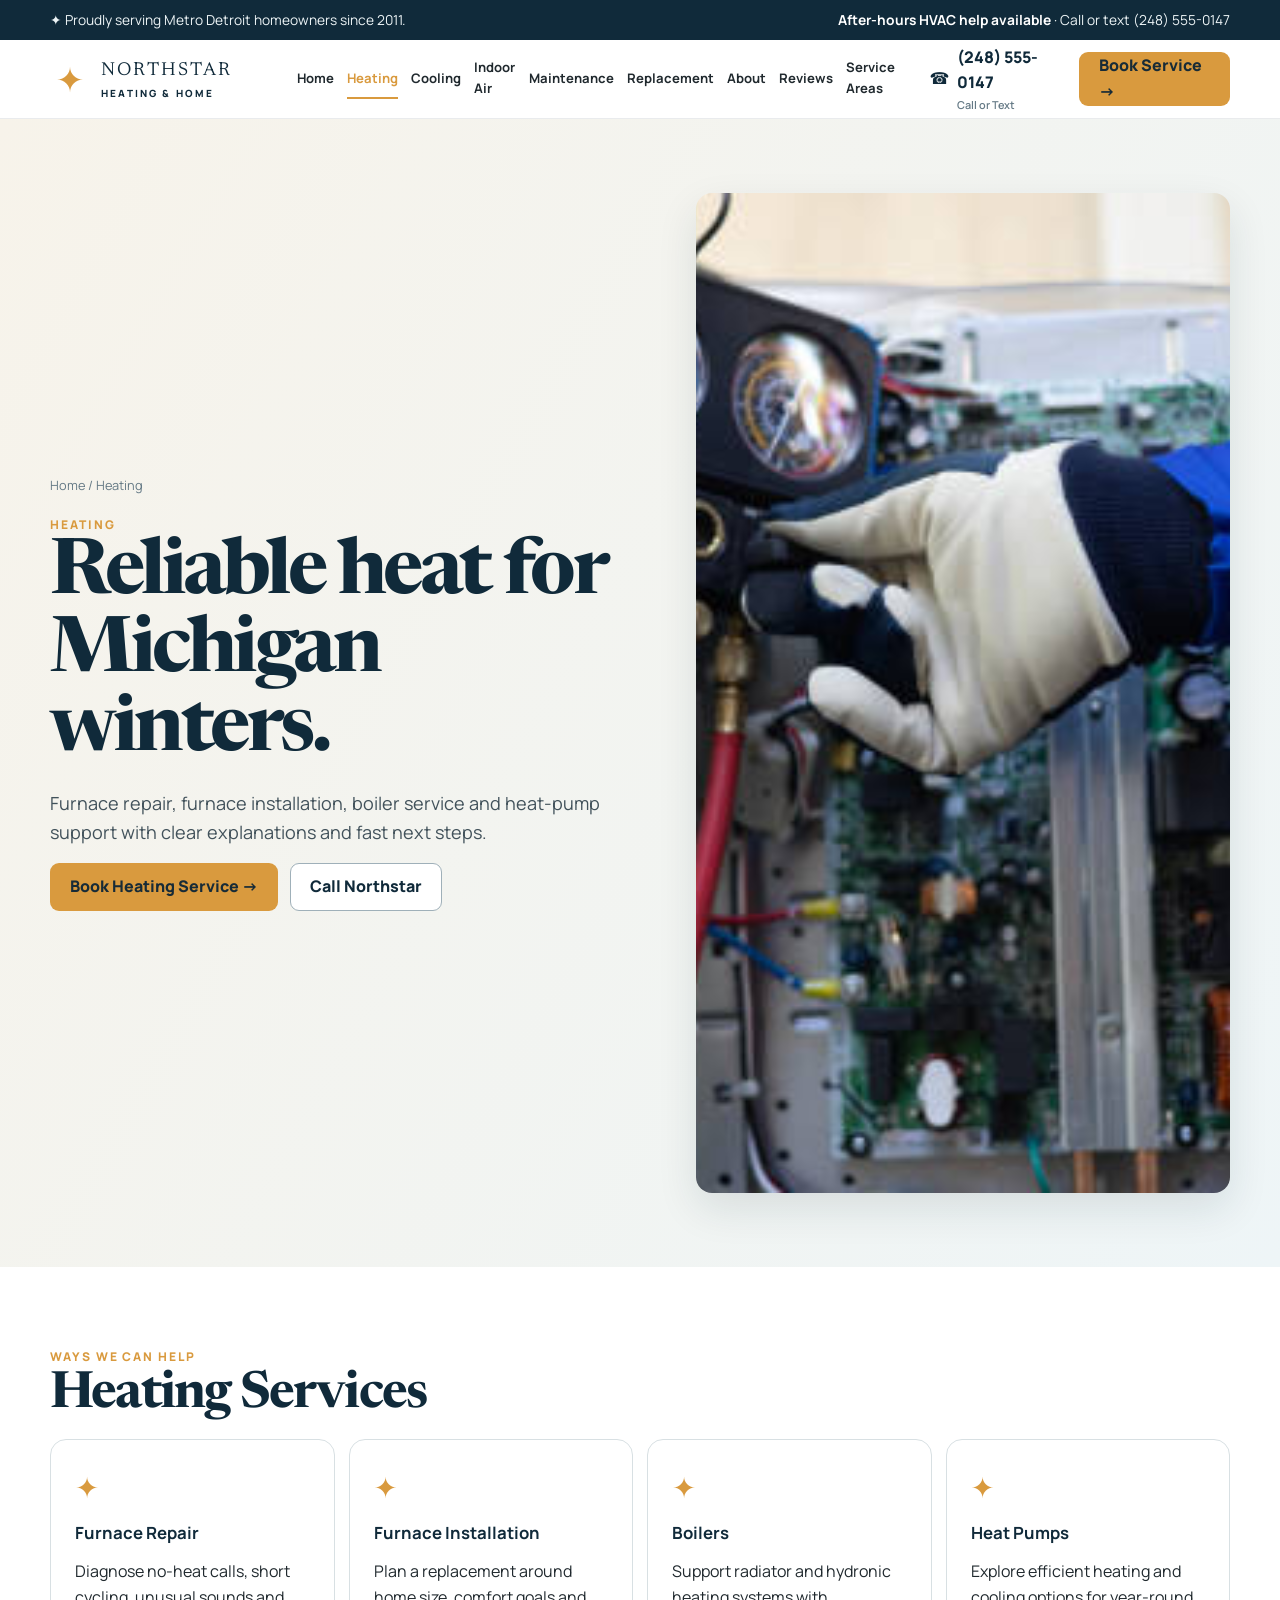
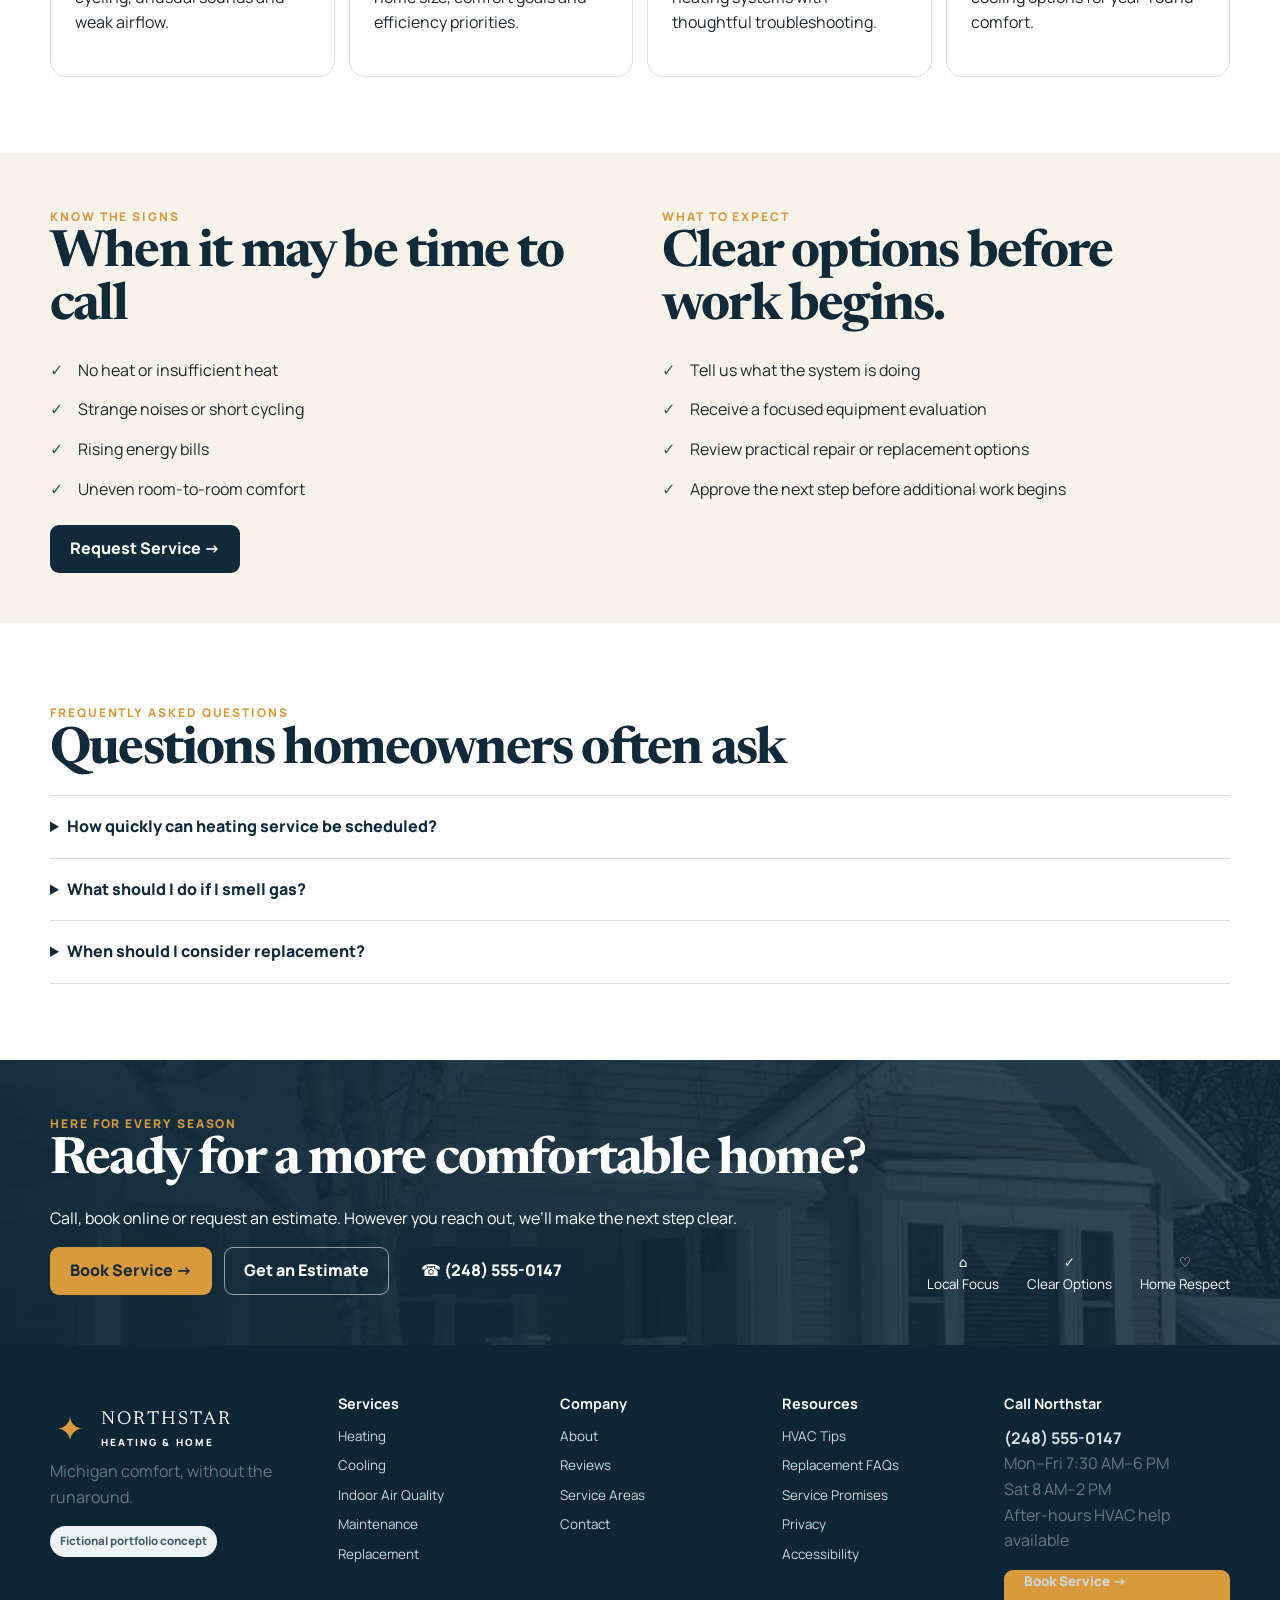
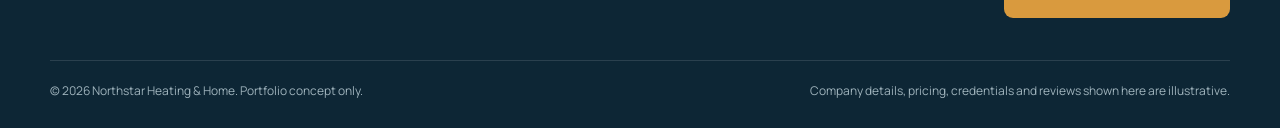
<file: heating.html>
<!doctype html>
<html lang="en">
<head>
  <meta charset="utf-8">
  <meta name="viewport" content="width=device-width,initial-scale=1">
  <title>Heating Services | Northstar Heating & Home</title>
  <meta name="description" content="Furnace repair, installation, boiler service and heat-pump support for Metro Detroit homes.">
  <meta name="theme-color" content="#102a3a">
  <meta name="robots" content="noindex,nofollow">
  <meta property="og:title" content="Heating Services | Northstar Heating & Home">
  <meta property="og:description" content="Furnace repair, installation, boiler service and heat-pump support for Metro Detroit homes.">
  <meta property="og:type" content="website">
  <link rel="icon" href="favicon.svg" type="image/svg+xml">
  <link rel="stylesheet" href="styles.css">
  <script type="application/ld+json">{"@context":"https://schema.org","@type":"WebSite","name":"Northstar Heating & Home \u2014 Portfolio Concept","description":"Fictional portfolio website concept for a Metro Detroit residential HVAC company.","inLanguage":"en-US"}</script>
</head><body>
<a class="skip-link" href="#main">Skip to content</a>
<div class="utility"><div class="container"><span>✦ Proudly serving Metro Detroit homeowners since 2011.</span><span class="emergency-copy"><strong>After-hours HVAC help available</strong> · Call or text (248) 555-0147</span></div></div>
<header class="header"><div class="container nav">
  <a class="brand" href="index.html" aria-label="Northstar Heating and Home"><span class="brand-mark" aria-hidden="true">✦</span><span class="brand-name">NORTHSTAR<span class="brand-sub">HEATING &amp; HOME</span></span></a>
  <button class="nav-toggle" type="button" aria-label="Open navigation" aria-expanded="false" aria-controls="primary-nav">☰</button>
  <nav class="nav-links" id="primary-nav" aria-label="Primary navigation"><a href="index.html">Home</a><a href="heating.html" aria-current="page">Heating</a><a href="cooling.html">Cooling</a><a href="indoor-air.html">Indoor Air</a><a href="maintenance.html">Maintenance</a><a href="replacement.html">Replacement</a><a href="about.html">About</a><a href="reviews.html">Reviews</a><a href="service-areas.html">Service Areas</a></nav>
  <div class="header-contact"><a class="phone" href="tel:+12485550147">☎ <span>(248) 555-0147<small>Call or Text</small></span></a><a class="btn btn-primary" href="request-service.html#service-form">Book Service →</a></div>
</div></header><main id="main"><section class="page-hero"><div class="container page-hero-grid"><div><div class="breadcrumb"><a href="index.html">Home</a> / Heating</div><span class="eyebrow">Heating</span><h1>Reliable heat for Michigan winters.</h1><p class="lead">Furnace repair, furnace installation, boiler service and heat-pump support with clear explanations and fast next steps.</p><div class="actions"><a class="btn btn-primary" href="request-service.html?service=heating#service-form">Book Heating Service →</a><a class="btn btn-outline" href="tel:+12485550147">Call Northstar</a></div></div><img src="hvac-diagnostics.PNG" width="1600" height="1000" decoding="async" alt="HVAC technician using gauges while diagnosing residential heating and cooling equipment"></div></section>
<section class="section"><div class="container"><span class="eyebrow">Ways we can help</span><h2>Heating Services</h2><div class="icon-grid"><article class="info-card"><span class="symbol">✦</span><h3>Furnace Repair</h3><p>Diagnose no-heat calls, short cycling, unusual sounds and weak airflow.</p></article><article class="info-card"><span class="symbol">✦</span><h3>Furnace Installation</h3><p>Plan a replacement around home size, comfort goals and efficiency priorities.</p></article><article class="info-card"><span class="symbol">✦</span><h3>Boilers</h3><p>Support radiator and hydronic heating systems with thoughtful troubleshooting.</p></article><article class="info-card"><span class="symbol">✦</span><h3>Heat Pumps</h3><p>Explore efficient heating and cooling options for year-round comfort.</p></article></div></div></section>
<section class="section-sm soft-section"><div class="container two-col"><div><span class="eyebrow">Know the signs</span><h2>When it may be time to call</h2><ul class="check-list"><li>No heat or insufficient heat</li><li>Strange noises or short cycling</li><li>Rising energy bills</li><li>Uneven room-to-room comfort</li></ul><a class="btn btn-secondary" href="request-service.html?service=heating#service-form">Request Service →</a></div><div><span class="eyebrow">What to expect</span><h2>Clear options before work begins.</h2><ul class="check-list"><li>Tell us what the system is doing</li><li>Receive a focused equipment evaluation</li><li>Review practical repair or replacement options</li><li>Approve the next step before additional work begins</li></ul></div></div></section>
<section class="section" id="faq"><div class="container"><span class="eyebrow">Frequently asked questions</span><h2>Questions homeowners often ask</h2><div class="faq"><details><summary>How quickly can heating service be scheduled?</summary><p>Availability varies with the season. Call or submit a request and Northstar will confirm the next available service window.</p></details><details><summary>What should I do if I smell gas?</summary><p>Leave the affected area and contact the appropriate gas utility or emergency service. Do not rely on a normal HVAC web form for a possible gas emergency.</p></details><details><summary>When should I consider replacement?</summary><p>Age, repair frequency, comfort issues and energy use all matter. The replacement page walks through the main decision points.</p></details></div></div></section></main><section class="cta-band section-sm"><div class="container cta-grid"><div><span class="eyebrow">Here for every season</span><h2>Ready for a more comfortable home?</h2><p>Call, book online or request an estimate. However you reach out, we’ll make the next step clear.</p><div class="actions"><a class="btn btn-primary" href="request-service.html#service-form">Book Service →</a><a class="btn btn-outline light-outline" href="request-service.html?service=replacement#service-form">Get an Estimate</a><a class="btn btn-secondary" href="tel:+12485550147">☎ (248) 555-0147</a></div></div><div class="cta-trust"><span>⌂<br>Local Focus</span><span>✓<br>Clear Options</span><span>♡<br>Home Respect</span></div></div></section><footer class="footer"><div class="container"><div class="footer-grid"><div><a class="brand" href="index.html"><span class="brand-mark">✦</span><span class="brand-name">NORTHSTAR<span class="brand-sub">HEATING &amp; HOME</span></span></a><p class="muted">Michigan comfort, without the runaround.</p><span class="demo-badge">Fictional portfolio concept</span></div><div><h3>Services</h3><a href="heating.html">Heating</a><a href="cooling.html">Cooling</a><a href="indoor-air.html">Indoor Air Quality</a><a href="maintenance.html">Maintenance</a><a href="replacement.html">Replacement</a></div><div><h3>Company</h3><a href="about.html">About</a><a href="reviews.html">Reviews</a><a href="service-areas.html">Service Areas</a><a href="request-service.html#service-form">Contact</a></div><div><h3>Resources</h3><a href="maintenance.html#tips">HVAC Tips</a><a href="replacement.html#faq">Replacement FAQs</a><a href="about.html#promises">Service Promises</a><a href="policies.html#privacy">Privacy</a><a href="policies.html#accessibility">Accessibility</a></div><div><h3>Call Northstar</h3><p><strong>(248) 555-0147</strong><br><span class="muted">Mon–Fri 7:30 AM–6 PM<br>Sat 8 AM–2 PM<br>After-hours HVAC help available</span></p><a class="btn btn-primary" href="request-service.html#service-form">Book Service →</a></div></div><div class="legal"><span>© 2026 Northstar Heating &amp; Home. Portfolio concept only.</span><span>Company details, pricing, credentials and reviews shown here are illustrative.</span></div></div></footer>
<nav class="mobile-bar" aria-label="Mobile quick actions"><a href="tel:+12485550147">☎<br>Call</a><a href="request-service.html">▣<br>Book</a><a class="emergency" href="request-service.html#emergency">⚠<br>Urgent</a></nav>
<script src="script.js"></script>
</body></html>
</file>
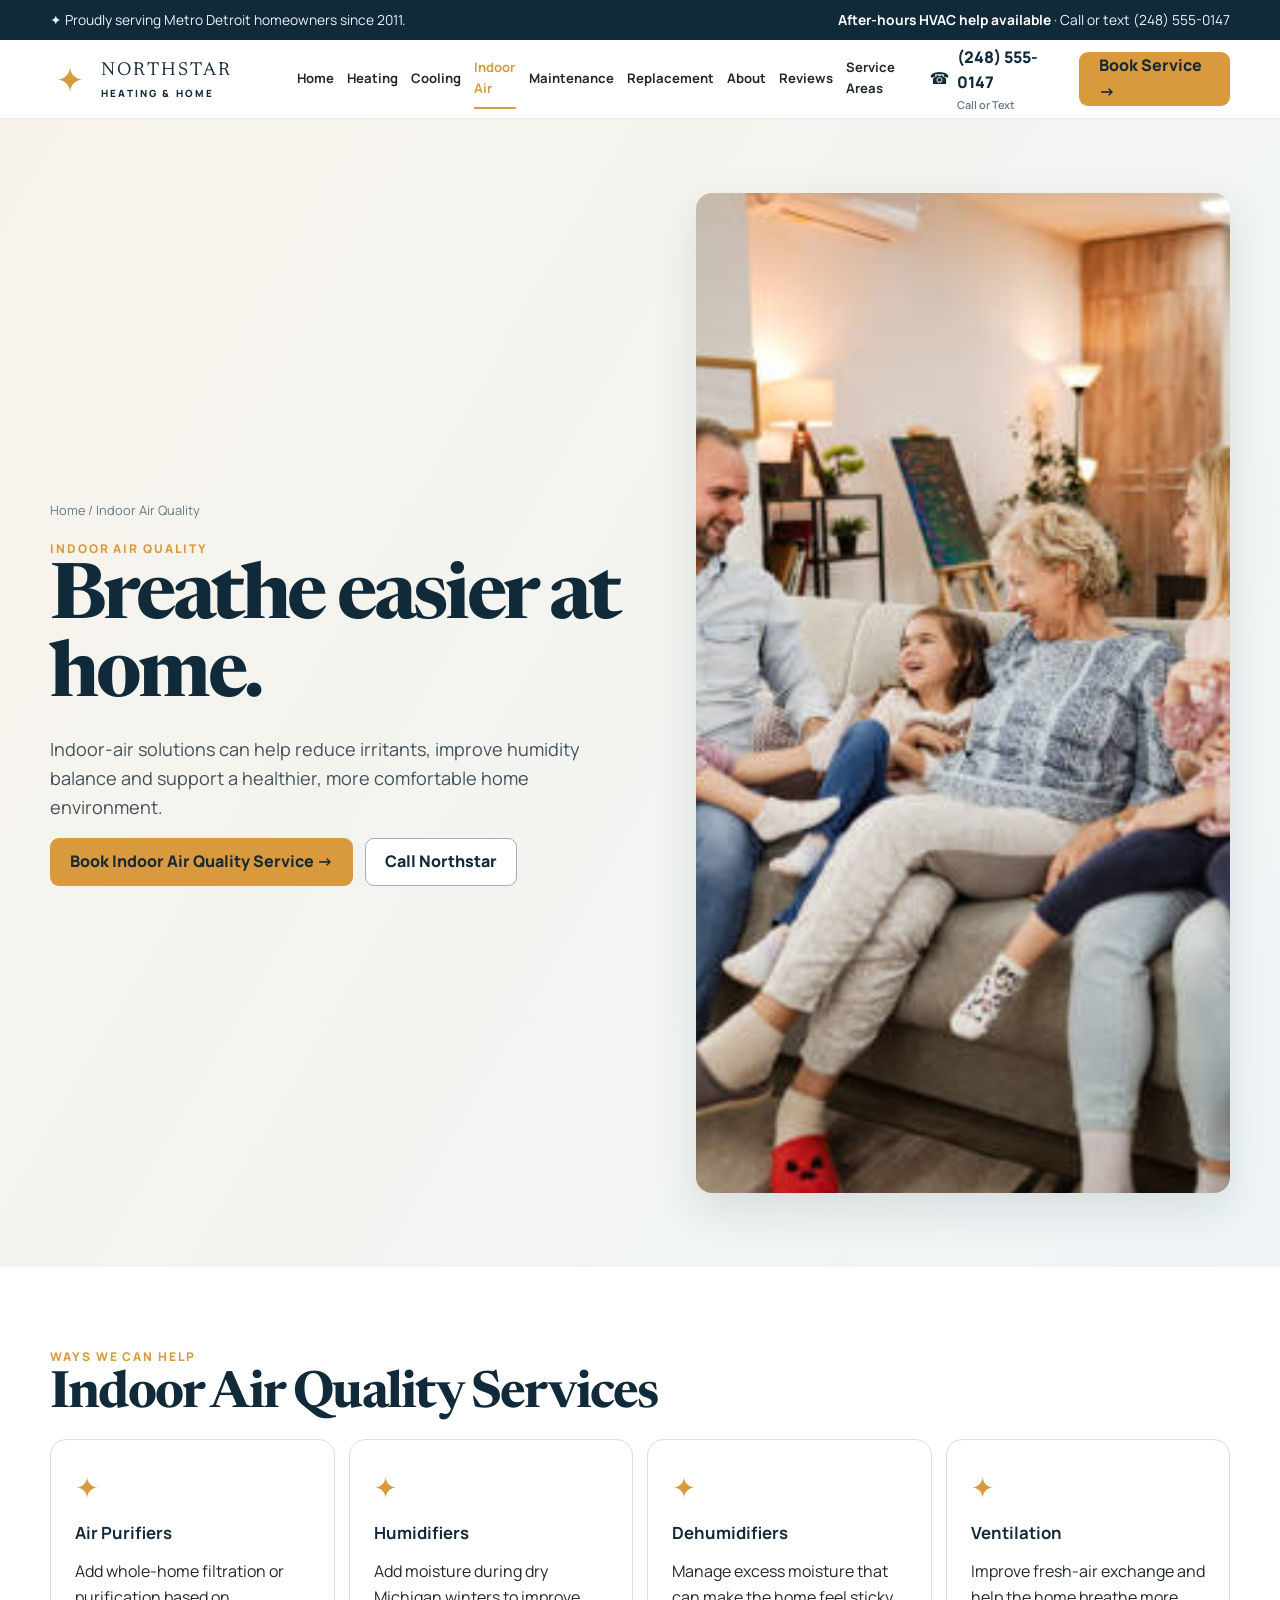
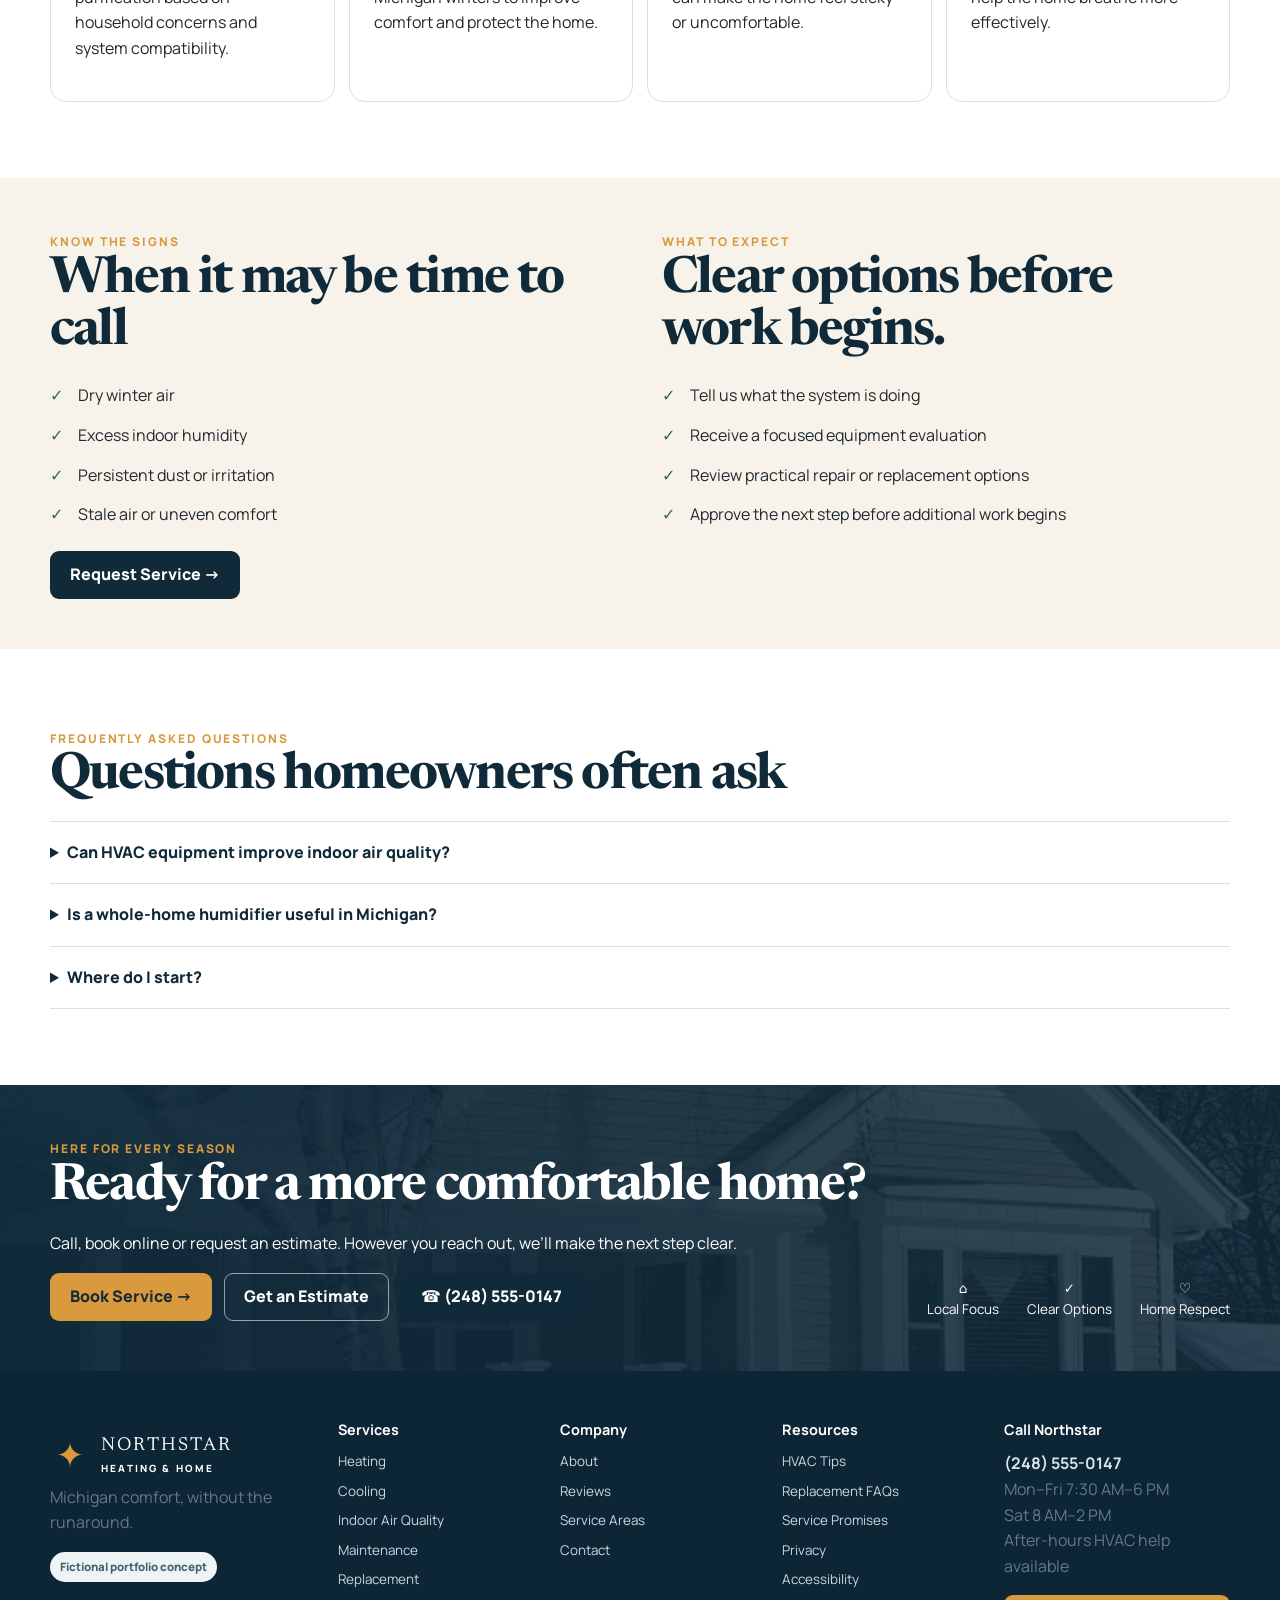
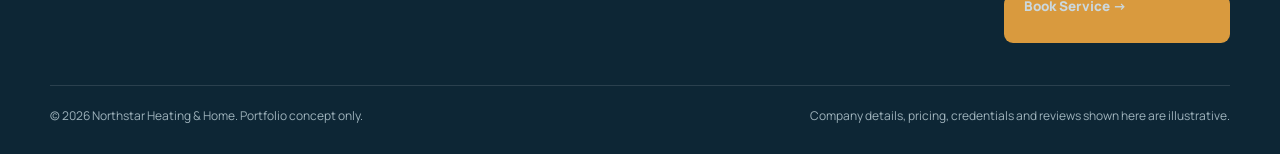
<file: indoor-air.html>
<!doctype html>
<html lang="en">
<head>
  <meta charset="utf-8">
  <meta name="viewport" content="width=device-width,initial-scale=1">
  <title>Indoor Air Quality | Northstar Heating & Home</title>
  <meta name="description" content="Whole-home filtration, humidity control and indoor-air-quality solutions for Metro Detroit homes.">
  <meta name="theme-color" content="#102a3a">
  <meta name="robots" content="noindex,nofollow">
  <meta property="og:title" content="Indoor Air Quality | Northstar Heating & Home">
  <meta property="og:description" content="Whole-home filtration, humidity control and indoor-air-quality solutions for Metro Detroit homes.">
  <meta property="og:type" content="website">
  <link rel="icon" href="favicon.svg" type="image/svg+xml">
  <link rel="stylesheet" href="styles.css">
  <script type="application/ld+json">{"@context":"https://schema.org","@type":"WebSite","name":"Northstar Heating & Home \u2014 Portfolio Concept","description":"Fictional portfolio website concept for a Metro Detroit residential HVAC company.","inLanguage":"en-US"}</script>
</head><body>
<a class="skip-link" href="#main">Skip to content</a>
<div class="utility"><div class="container"><span>✦ Proudly serving Metro Detroit homeowners since 2011.</span><span class="emergency-copy"><strong>After-hours HVAC help available</strong> · Call or text (248) 555-0147</span></div></div>
<header class="header"><div class="container nav">
  <a class="brand" href="index.html" aria-label="Northstar Heating and Home"><span class="brand-mark" aria-hidden="true">✦</span><span class="brand-name">NORTHSTAR<span class="brand-sub">HEATING &amp; HOME</span></span></a>
  <button class="nav-toggle" type="button" aria-label="Open navigation" aria-expanded="false" aria-controls="primary-nav">☰</button>
  <nav class="nav-links" id="primary-nav" aria-label="Primary navigation"><a href="index.html">Home</a><a href="heating.html">Heating</a><a href="cooling.html">Cooling</a><a href="indoor-air.html" aria-current="page">Indoor Air</a><a href="maintenance.html">Maintenance</a><a href="replacement.html">Replacement</a><a href="about.html">About</a><a href="reviews.html">Reviews</a><a href="service-areas.html">Service Areas</a></nav>
  <div class="header-contact"><a class="phone" href="tel:+12485550147">☎ <span>(248) 555-0147<small>Call or Text</small></span></a><a class="btn btn-primary" href="request-service.html#service-form">Book Service →</a></div>
</div></header><main id="main"><section class="page-hero"><div class="container page-hero-grid"><div><div class="breadcrumb"><a href="index.html">Home</a> / Indoor Air Quality</div><span class="eyebrow">Indoor Air Quality</span><h1>Breathe easier at home.</h1><p class="lead">Indoor-air solutions can help reduce irritants, improve humidity balance and support a healthier, more comfortable home environment.</p><div class="actions"><a class="btn btn-primary" href="request-service.html?service=indoor-air#service-form">Book Indoor Air Quality Service →</a><a class="btn btn-outline" href="tel:+12485550147">Call Northstar</a></div></div><img src="indoor-air.PNG" width="1600" height="1000" decoding="async" alt="Family relaxing together in a bright, comfortable living room"></div></section>
<section class="section"><div class="container"><span class="eyebrow">Ways we can help</span><h2>Indoor Air Quality Services</h2><div class="icon-grid"><article class="info-card"><span class="symbol">✦</span><h3>Air Purifiers</h3><p>Add whole-home filtration or purification based on household concerns and system compatibility.</p></article><article class="info-card"><span class="symbol">✦</span><h3>Humidifiers</h3><p>Add moisture during dry Michigan winters to improve comfort and protect the home.</p></article><article class="info-card"><span class="symbol">✦</span><h3>Dehumidifiers</h3><p>Manage excess moisture that can make the home feel sticky or uncomfortable.</p></article><article class="info-card"><span class="symbol">✦</span><h3>Ventilation</h3><p>Improve fresh-air exchange and help the home breathe more effectively.</p></article></div></div></section>
<section class="section-sm soft-section"><div class="container two-col"><div><span class="eyebrow">Know the signs</span><h2>When it may be time to call</h2><ul class="check-list"><li>Dry winter air</li><li>Excess indoor humidity</li><li>Persistent dust or irritation</li><li>Stale air or uneven comfort</li></ul><a class="btn btn-secondary" href="request-service.html?service=indoor-air#service-form">Request Service →</a></div><div><span class="eyebrow">What to expect</span><h2>Clear options before work begins.</h2><ul class="check-list"><li>Tell us what the system is doing</li><li>Receive a focused equipment evaluation</li><li>Review practical repair or replacement options</li><li>Approve the next step before additional work begins</li></ul></div></div></section>
<section class="section" id="faq"><div class="container"><span class="eyebrow">Frequently asked questions</span><h2>Questions homeowners often ask</h2><div class="faq"><details><summary>Can HVAC equipment improve indoor air quality?</summary><p>Yes. Filtration, humidity control and ventilation can all play a role, depending on the home and existing system.</p></details><details><summary>Is a whole-home humidifier useful in Michigan?</summary><p>Many homes feel especially dry during heating season. A whole-home humidifier can help maintain more comfortable indoor humidity.</p></details><details><summary>Where do I start?</summary><p>Share the symptoms you are noticing and Northstar can narrow the conversation to the most relevant options.</p></details></div></div></section></main><section class="cta-band section-sm"><div class="container cta-grid"><div><span class="eyebrow">Here for every season</span><h2>Ready for a more comfortable home?</h2><p>Call, book online or request an estimate. However you reach out, we’ll make the next step clear.</p><div class="actions"><a class="btn btn-primary" href="request-service.html#service-form">Book Service →</a><a class="btn btn-outline light-outline" href="request-service.html?service=replacement#service-form">Get an Estimate</a><a class="btn btn-secondary" href="tel:+12485550147">☎ (248) 555-0147</a></div></div><div class="cta-trust"><span>⌂<br>Local Focus</span><span>✓<br>Clear Options</span><span>♡<br>Home Respect</span></div></div></section><footer class="footer"><div class="container"><div class="footer-grid"><div><a class="brand" href="index.html"><span class="brand-mark">✦</span><span class="brand-name">NORTHSTAR<span class="brand-sub">HEATING &amp; HOME</span></span></a><p class="muted">Michigan comfort, without the runaround.</p><span class="demo-badge">Fictional portfolio concept</span></div><div><h3>Services</h3><a href="heating.html">Heating</a><a href="cooling.html">Cooling</a><a href="indoor-air.html">Indoor Air Quality</a><a href="maintenance.html">Maintenance</a><a href="replacement.html">Replacement</a></div><div><h3>Company</h3><a href="about.html">About</a><a href="reviews.html">Reviews</a><a href="service-areas.html">Service Areas</a><a href="request-service.html#service-form">Contact</a></div><div><h3>Resources</h3><a href="maintenance.html#tips">HVAC Tips</a><a href="replacement.html#faq">Replacement FAQs</a><a href="about.html#promises">Service Promises</a><a href="policies.html#privacy">Privacy</a><a href="policies.html#accessibility">Accessibility</a></div><div><h3>Call Northstar</h3><p><strong>(248) 555-0147</strong><br><span class="muted">Mon–Fri 7:30 AM–6 PM<br>Sat 8 AM–2 PM<br>After-hours HVAC help available</span></p><a class="btn btn-primary" href="request-service.html#service-form">Book Service →</a></div></div><div class="legal"><span>© 2026 Northstar Heating &amp; Home. Portfolio concept only.</span><span>Company details, pricing, credentials and reviews shown here are illustrative.</span></div></div></footer>
<nav class="mobile-bar" aria-label="Mobile quick actions"><a href="tel:+12485550147">☎<br>Call</a><a href="request-service.html">▣<br>Book</a><a class="emergency" href="request-service.html#emergency">⚠<br>Urgent</a></nav>
<script src="script.js"></script>
</body></html>
</file>
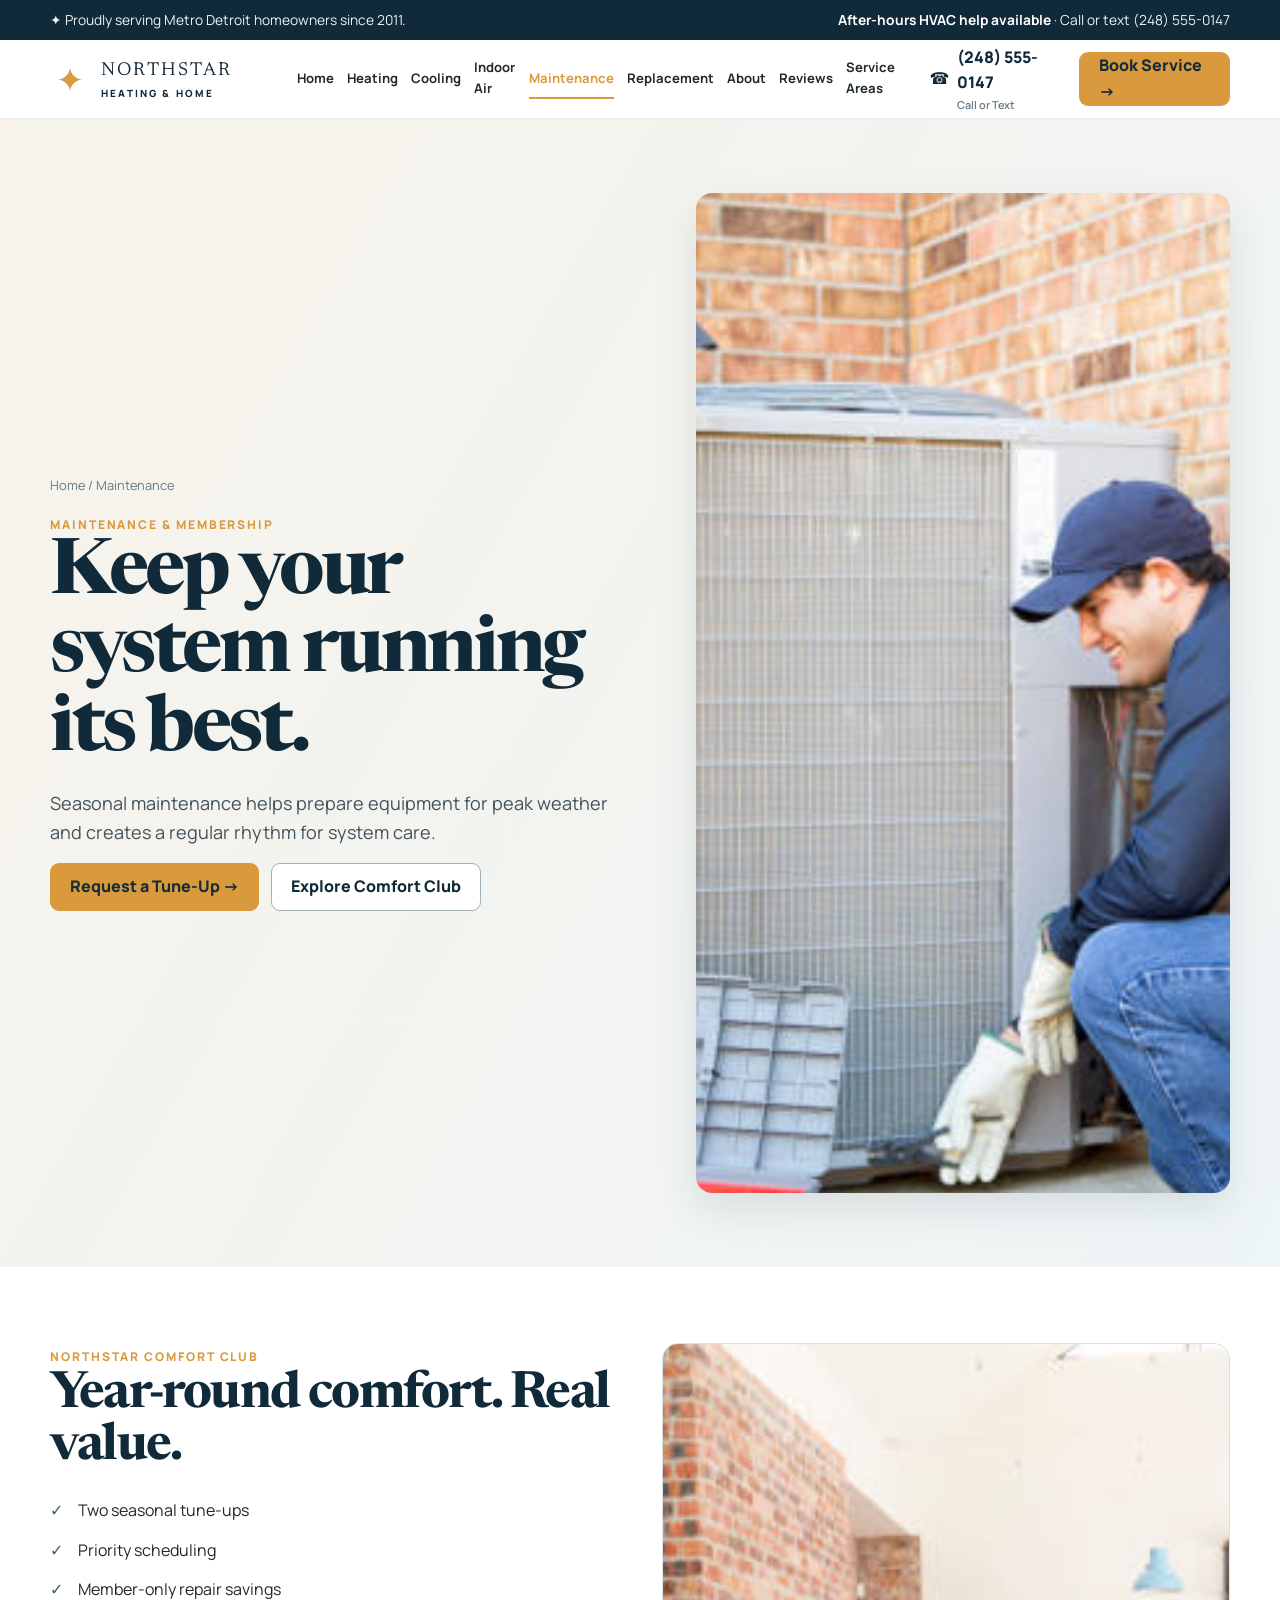
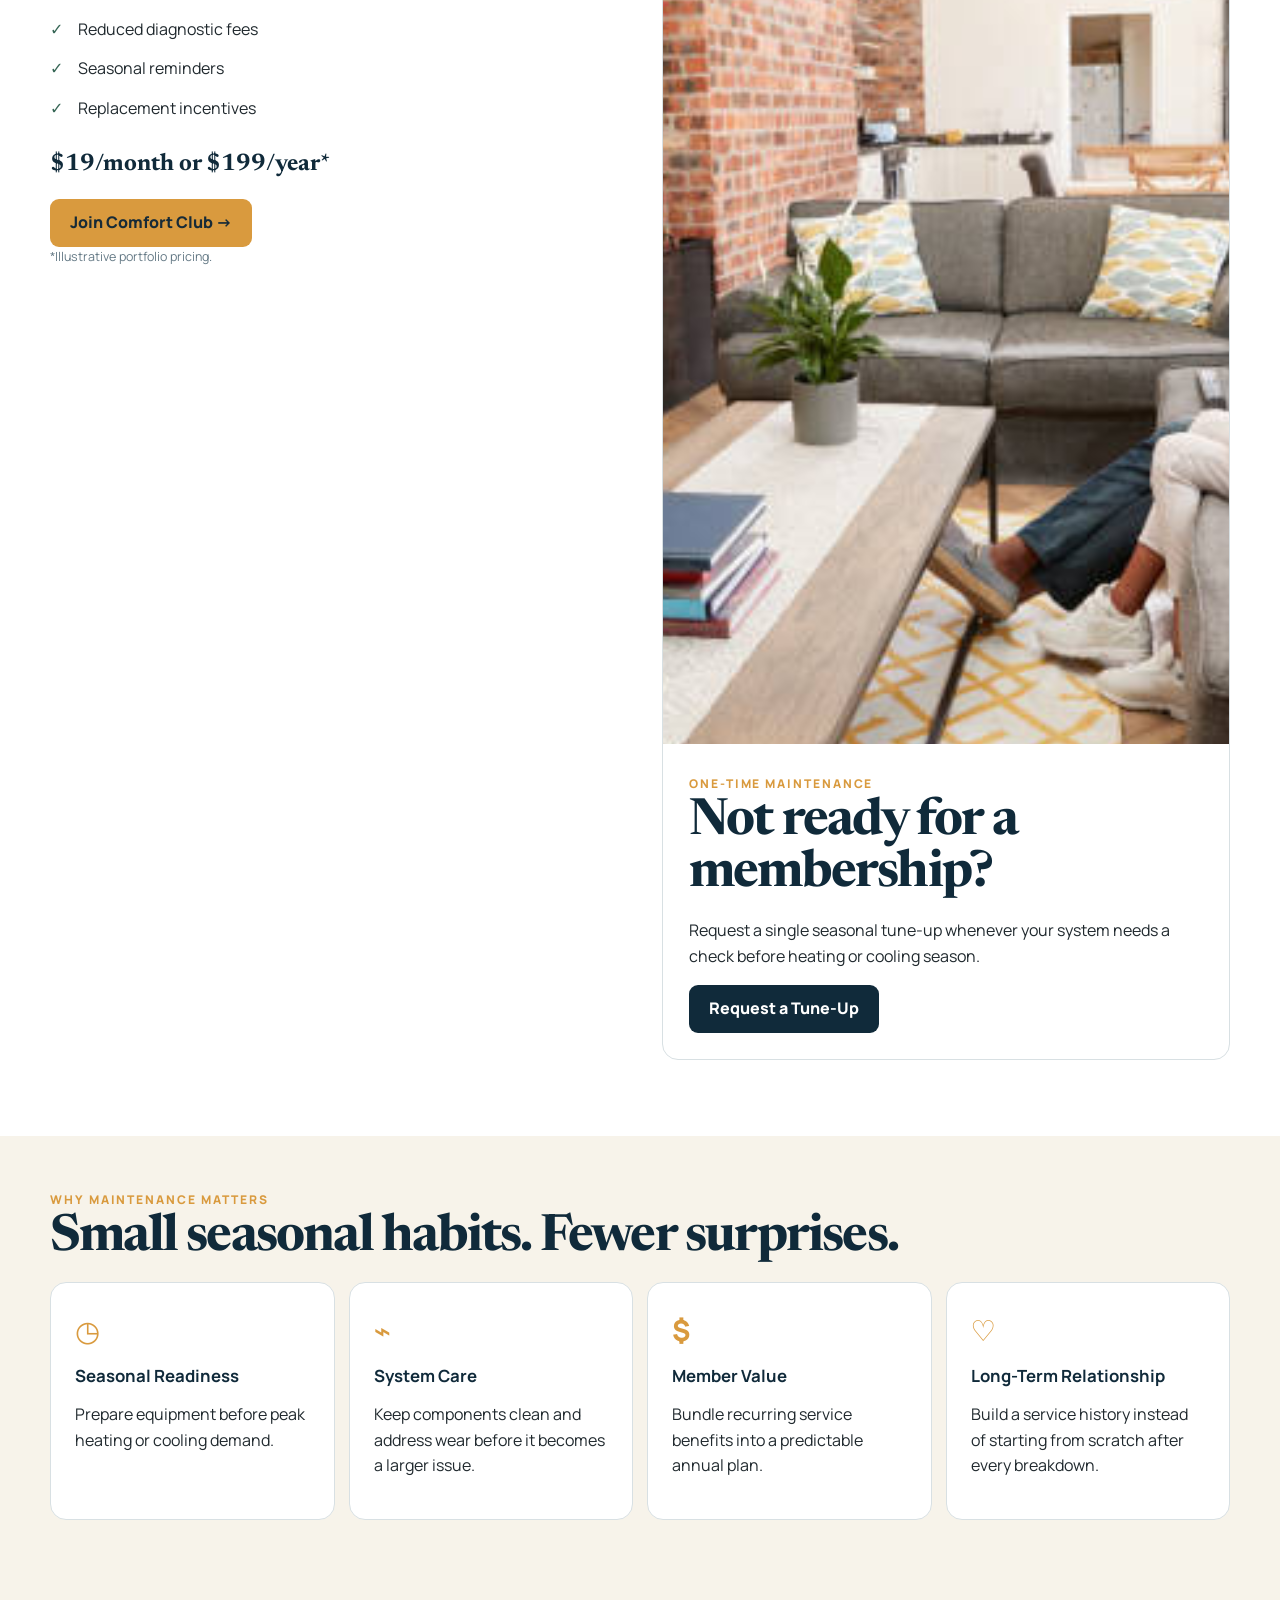
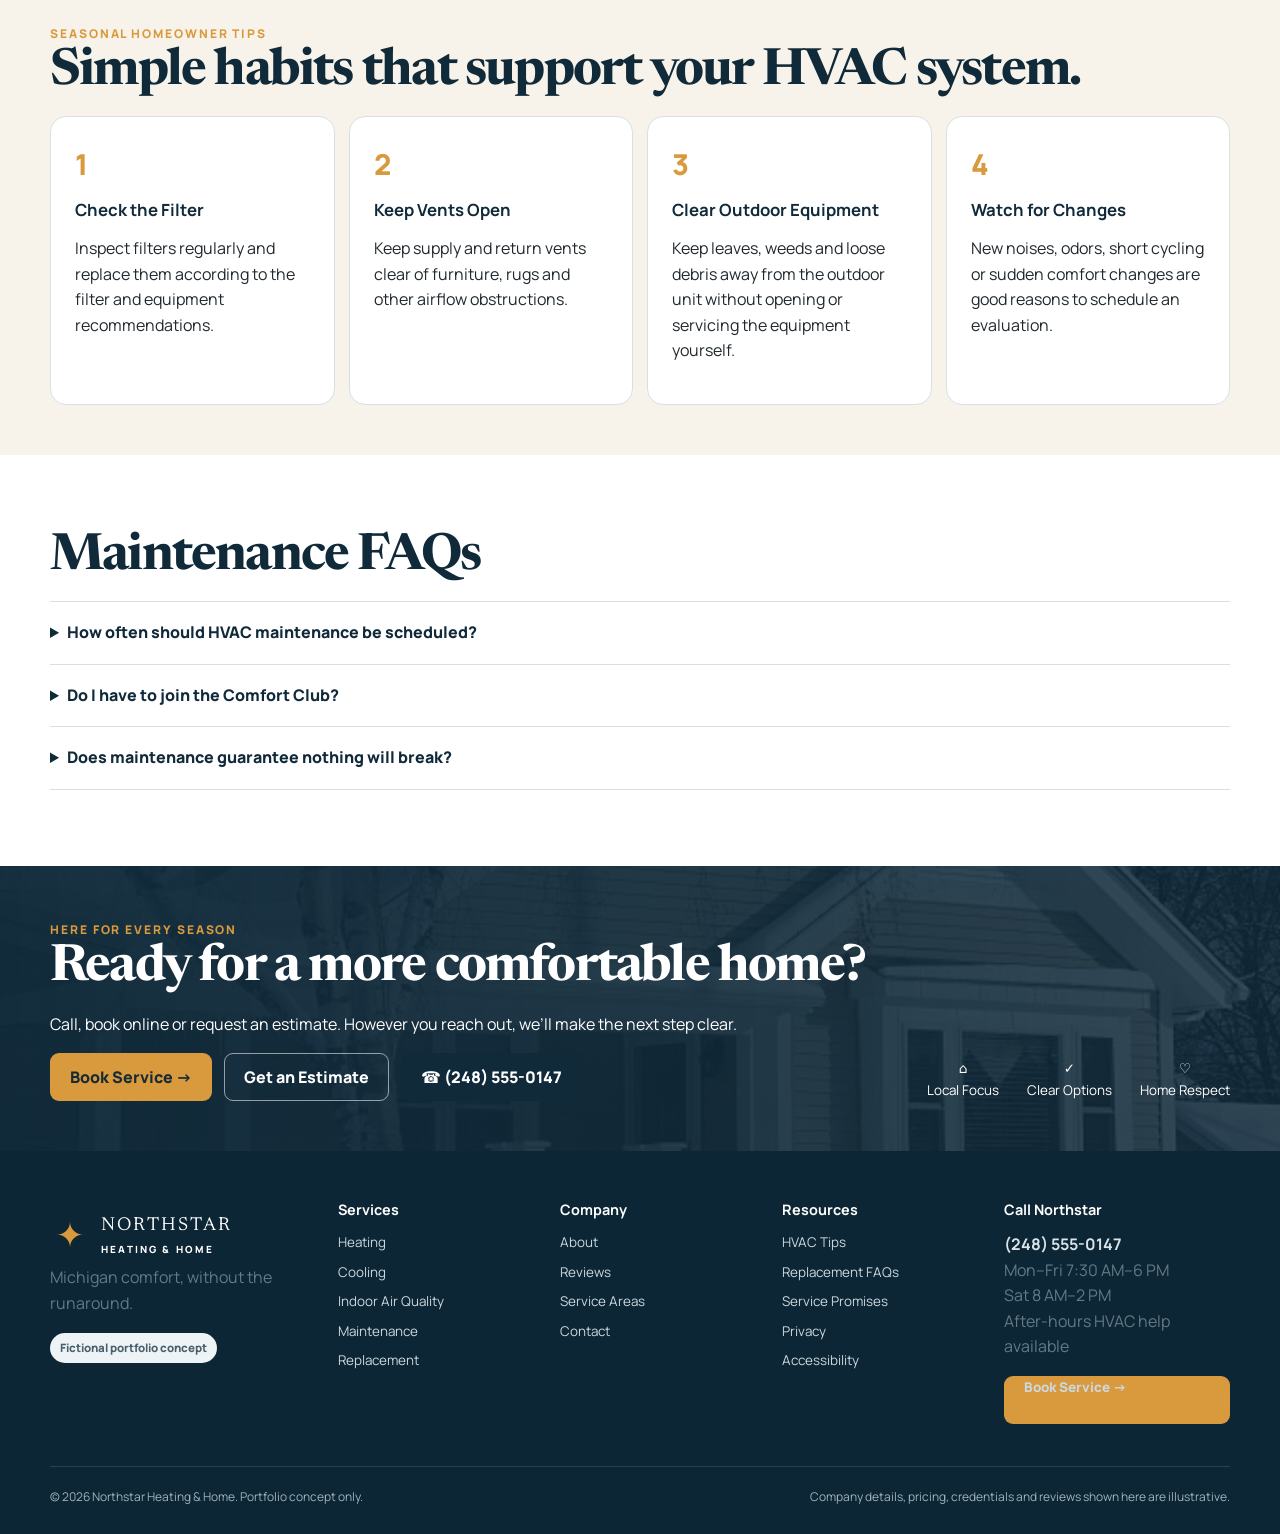
<file: maintenance.html>
<!doctype html>
<html lang="en">
<head>
  <meta charset="utf-8">
  <meta name="viewport" content="width=device-width,initial-scale=1">
  <title>HVAC Maintenance & Comfort Club | Northstar Heating & Home</title>
  <meta name="description" content="Seasonal HVAC maintenance and a simple Comfort Club membership concept for Metro Detroit homeowners.">
  <meta name="theme-color" content="#102a3a">
  <meta name="robots" content="noindex,nofollow">
  <meta property="og:title" content="HVAC Maintenance & Comfort Club | Northstar Heating & Home">
  <meta property="og:description" content="Seasonal HVAC maintenance and a simple Comfort Club membership concept for Metro Detroit homeowners.">
  <meta property="og:type" content="website">
  <link rel="icon" href="favicon.svg" type="image/svg+xml">
  <link rel="stylesheet" href="styles.css">
  <script type="application/ld+json">{"@context":"https://schema.org","@type":"WebSite","name":"Northstar Heating & Home \u2014 Portfolio Concept","description":"Fictional portfolio website concept for a Metro Detroit residential HVAC company.","inLanguage":"en-US"}</script>
</head><body>
<a class="skip-link" href="#main">Skip to content</a>
<div class="utility"><div class="container"><span>✦ Proudly serving Metro Detroit homeowners since 2011.</span><span class="emergency-copy"><strong>After-hours HVAC help available</strong> · Call or text (248) 555-0147</span></div></div>
<header class="header"><div class="container nav">
  <a class="brand" href="index.html" aria-label="Northstar Heating and Home"><span class="brand-mark" aria-hidden="true">✦</span><span class="brand-name">NORTHSTAR<span class="brand-sub">HEATING &amp; HOME</span></span></a>
  <button class="nav-toggle" type="button" aria-label="Open navigation" aria-expanded="false" aria-controls="primary-nav">☰</button>
  <nav class="nav-links" id="primary-nav" aria-label="Primary navigation"><a href="index.html">Home</a><a href="heating.html">Heating</a><a href="cooling.html">Cooling</a><a href="indoor-air.html">Indoor Air</a><a href="maintenance.html" aria-current="page">Maintenance</a><a href="replacement.html">Replacement</a><a href="about.html">About</a><a href="reviews.html">Reviews</a><a href="service-areas.html">Service Areas</a></nav>
  <div class="header-contact"><a class="phone" href="tel:+12485550147">☎ <span>(248) 555-0147<small>Call or Text</small></span></a><a class="btn btn-primary" href="request-service.html#service-form">Book Service →</a></div>
</div></header><main id="main"><section class="page-hero"><div class="container page-hero-grid"><div><div class="breadcrumb"><a href="index.html">Home</a> / Maintenance</div><span class="eyebrow">Maintenance & Membership</span><h1>Keep your system running its best.</h1><p class="lead">Seasonal maintenance helps prepare equipment for peak weather and creates a regular rhythm for system care.</p><div class="actions"><a class="btn btn-primary" href="request-service.html?service=maintenance#service-form">Request a Tune-Up →</a><a class="btn btn-outline" href="#club">Explore Comfort Club</a></div></div><img src="maintenance-team.PNG" width="1600" height="1000" decoding="async" alt="Two HVAC technicians servicing a large residential outdoor condenser"></div></section>
<section class="section" id="club"><div class="container two-col"><div><span class="eyebrow">Northstar Comfort Club</span><h2>Year-round comfort. Real value.</h2><ul class="check-list"><li>Two seasonal tune-ups</li><li>Priority scheduling</li><li>Member-only repair savings</li><li>Reduced diagnostic fees</li><li>Seasonal reminders</li><li>Replacement incentives</li></ul><p class="club-price">$19/month or $199/year*</p><a class="btn btn-primary" href="request-service.html?service=comfort-club&issue=Comfort%20Club%20membership#service-form">Join Comfort Club →</a><p class="form-note">*Illustrative portfolio pricing.</p></div><div class="photo-card"><img src="comfort-club.PNG" width="1600" height="1000" loading="lazy" decoding="async" alt="Couple relaxing comfortably together in their living room"><div><span class="eyebrow">One-time maintenance</span><h2>Not ready for a membership?</h2><p>Request a single seasonal tune-up whenever your system needs a check before heating or cooling season.</p><a class="btn btn-secondary" href="request-service.html?service=maintenance#service-form">Request a Tune-Up</a></div></div></div></section>
<section class="section-sm soft-section"><div class="container"><span class="eyebrow">Why maintenance matters</span><h2>Small seasonal habits. Fewer surprises.</h2><div class="icon-grid"><article class="info-card"><span class="symbol">◷</span><h3>Seasonal Readiness</h3><p>Prepare equipment before peak heating or cooling demand.</p></article><article class="info-card"><span class="symbol">⌁</span><h3>System Care</h3><p>Keep components clean and address wear before it becomes a larger issue.</p></article><article class="info-card"><span class="symbol">$</span><h3>Member Value</h3><p>Bundle recurring service benefits into a predictable annual plan.</p></article><article class="info-card"><span class="symbol">♡</span><h3>Long-Term Relationship</h3><p>Build a service history instead of starting from scratch after every breakdown.</p></article></div></div></section>

<section class="section-sm soft-section" id="tips"><div class="container"><span class="eyebrow">Seasonal homeowner tips</span><h2>Simple habits that support your HVAC system.</h2><div class="icon-grid"><article class="info-card"><span class="symbol">1</span><h3>Check the Filter</h3><p>Inspect filters regularly and replace them according to the filter and equipment recommendations.</p></article><article class="info-card"><span class="symbol">2</span><h3>Keep Vents Open</h3><p>Keep supply and return vents clear of furniture, rugs and other airflow obstructions.</p></article><article class="info-card"><span class="symbol">3</span><h3>Clear Outdoor Equipment</h3><p>Keep leaves, weeds and loose debris away from the outdoor unit without opening or servicing the equipment yourself.</p></article><article class="info-card"><span class="symbol">4</span><h3>Watch for Changes</h3><p>New noises, odors, short cycling or sudden comfort changes are good reasons to schedule an evaluation.</p></article></div></div></section>
<section class="section" id="faq"><div class="container"><h2>Maintenance FAQs</h2><div class="faq"><details><summary>How often should HVAC maintenance be scheduled?</summary><p>Many homeowners schedule heating maintenance before winter and cooling maintenance before summer.</p></details><details><summary>Do I have to join the Comfort Club?</summary><p>No. One-time tune-ups remain available; the membership simply bundles recurring benefits.</p></details><details><summary>Does maintenance guarantee nothing will break?</summary><p>No. Maintenance helps identify wear and readiness issues, but mechanical equipment can still fail unexpectedly.</p></details></div></div></section></main><section class="cta-band section-sm"><div class="container cta-grid"><div><span class="eyebrow">Here for every season</span><h2>Ready for a more comfortable home?</h2><p>Call, book online or request an estimate. However you reach out, we’ll make the next step clear.</p><div class="actions"><a class="btn btn-primary" href="request-service.html#service-form">Book Service →</a><a class="btn btn-outline light-outline" href="request-service.html?service=replacement#service-form">Get an Estimate</a><a class="btn btn-secondary" href="tel:+12485550147">☎ (248) 555-0147</a></div></div><div class="cta-trust"><span>⌂<br>Local Focus</span><span>✓<br>Clear Options</span><span>♡<br>Home Respect</span></div></div></section><footer class="footer"><div class="container"><div class="footer-grid"><div><a class="brand" href="index.html"><span class="brand-mark">✦</span><span class="brand-name">NORTHSTAR<span class="brand-sub">HEATING &amp; HOME</span></span></a><p class="muted">Michigan comfort, without the runaround.</p><span class="demo-badge">Fictional portfolio concept</span></div><div><h3>Services</h3><a href="heating.html">Heating</a><a href="cooling.html">Cooling</a><a href="indoor-air.html">Indoor Air Quality</a><a href="maintenance.html">Maintenance</a><a href="replacement.html">Replacement</a></div><div><h3>Company</h3><a href="about.html">About</a><a href="reviews.html">Reviews</a><a href="service-areas.html">Service Areas</a><a href="request-service.html#service-form">Contact</a></div><div><h3>Resources</h3><a href="maintenance.html#tips">HVAC Tips</a><a href="replacement.html#faq">Replacement FAQs</a><a href="about.html#promises">Service Promises</a><a href="policies.html#privacy">Privacy</a><a href="policies.html#accessibility">Accessibility</a></div><div><h3>Call Northstar</h3><p><strong>(248) 555-0147</strong><br><span class="muted">Mon–Fri 7:30 AM–6 PM<br>Sat 8 AM–2 PM<br>After-hours HVAC help available</span></p><a class="btn btn-primary" href="request-service.html#service-form">Book Service →</a></div></div><div class="legal"><span>© 2026 Northstar Heating &amp; Home. Portfolio concept only.</span><span>Company details, pricing, credentials and reviews shown here are illustrative.</span></div></div></footer>
<nav class="mobile-bar" aria-label="Mobile quick actions"><a href="tel:+12485550147">☎<br>Call</a><a href="request-service.html">▣<br>Book</a><a class="emergency" href="request-service.html#emergency">⚠<br>Urgent</a></nav>
<script src="script.js"></script>
</body></html>
</file>
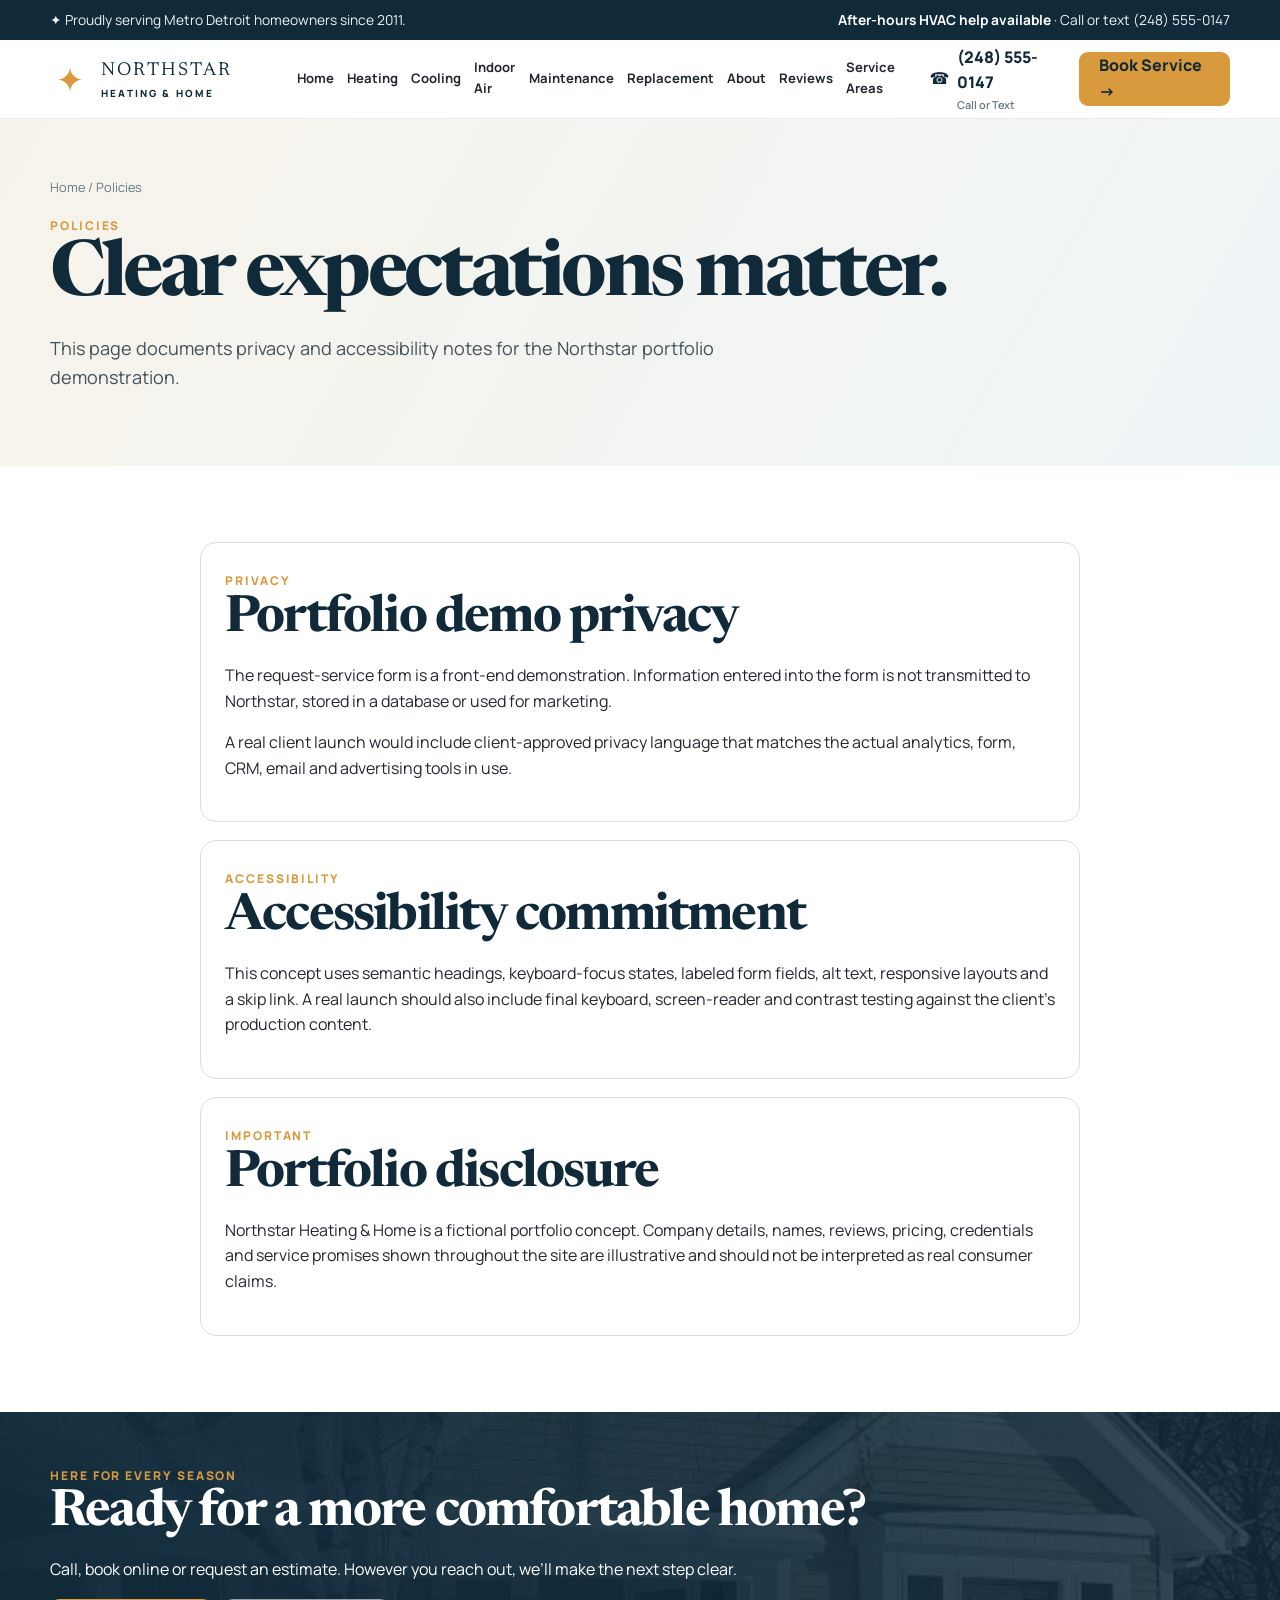
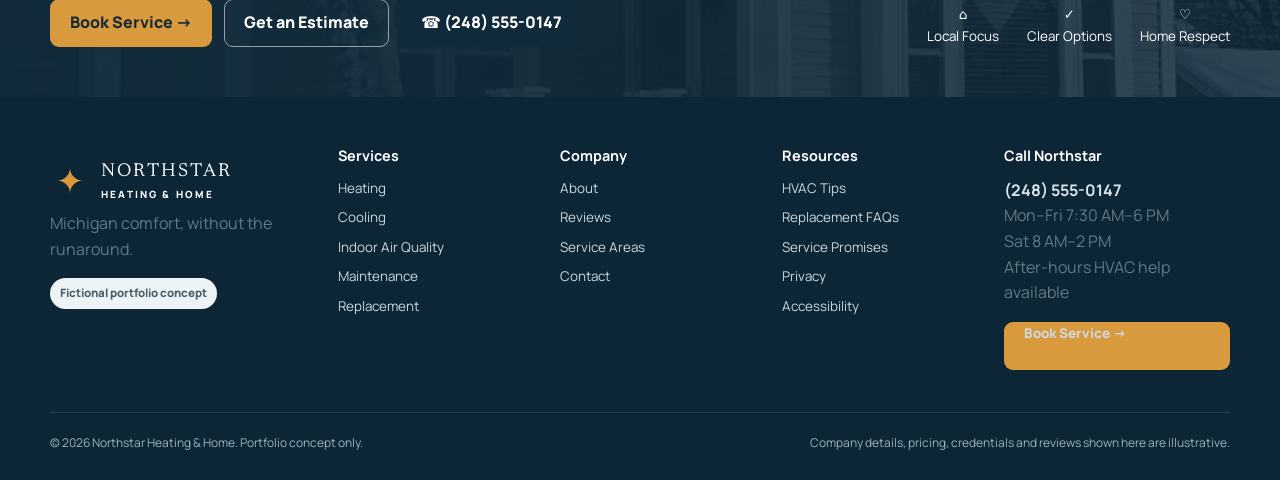
<file: policies.html>
<!doctype html>
<html lang="en">
<head>
  <meta charset="utf-8">
  <meta name="viewport" content="width=device-width,initial-scale=1">
  <title>Privacy & Accessibility | Northstar Heating & Home</title>
  <meta name="description" content="Privacy, accessibility and portfolio disclosure information for the Northstar Heating & Home concept.">
  <meta name="theme-color" content="#102a3a">
  <meta name="robots" content="noindex,nofollow">
  <meta property="og:title" content="Privacy & Accessibility | Northstar Heating & Home">
  <meta property="og:description" content="Privacy, accessibility and portfolio disclosure information for the Northstar Heating & Home concept.">
  <meta property="og:type" content="website">
  <link rel="icon" href="favicon.svg" type="image/svg+xml">
  <link rel="stylesheet" href="styles.css">
  <script type="application/ld+json">{"@context":"https://schema.org","@type":"WebSite","name":"Northstar Heating & Home \u2014 Portfolio Concept","description":"Fictional portfolio website concept for a Metro Detroit residential HVAC company.","inLanguage":"en-US"}</script>
</head><body>
<a class="skip-link" href="#main">Skip to content</a>
<div class="utility"><div class="container"><span>✦ Proudly serving Metro Detroit homeowners since 2011.</span><span class="emergency-copy"><strong>After-hours HVAC help available</strong> · Call or text (248) 555-0147</span></div></div>
<header class="header"><div class="container nav">
  <a class="brand" href="index.html" aria-label="Northstar Heating and Home"><span class="brand-mark" aria-hidden="true">✦</span><span class="brand-name">NORTHSTAR<span class="brand-sub">HEATING &amp; HOME</span></span></a>
  <button class="nav-toggle" type="button" aria-label="Open navigation" aria-expanded="false" aria-controls="primary-nav">☰</button>
  <nav class="nav-links" id="primary-nav" aria-label="Primary navigation"><a href="index.html">Home</a><a href="heating.html">Heating</a><a href="cooling.html">Cooling</a><a href="indoor-air.html">Indoor Air</a><a href="maintenance.html">Maintenance</a><a href="replacement.html">Replacement</a><a href="about.html">About</a><a href="reviews.html">Reviews</a><a href="service-areas.html">Service Areas</a></nav>
  <div class="header-contact"><a class="phone" href="tel:+12485550147">☎ <span>(248) 555-0147<small>Call or Text</small></span></a><a class="btn btn-primary" href="request-service.html#service-form">Book Service →</a></div>
</div></header><main id="main"><section class="page-hero compact-hero"><div class="container"><div class="breadcrumb"><a href="index.html">Home</a> / Policies</div><span class="eyebrow">Policies</span><h1>Clear expectations matter.</h1><p class="lead">This page documents privacy and accessibility notes for the Northstar portfolio demonstration.</p></div></section>
<section class="section"><div class="container policy-stack"><article class="info-card" id="privacy"><span class="eyebrow">Privacy</span><h2>Portfolio demo privacy</h2><p>The request-service form is a front-end demonstration. Information entered into the form is not transmitted to Northstar, stored in a database or used for marketing.</p><p>A real client launch would include client-approved privacy language that matches the actual analytics, form, CRM, email and advertising tools in use.</p></article><article class="info-card" id="accessibility"><span class="eyebrow">Accessibility</span><h2>Accessibility commitment</h2><p>This concept uses semantic headings, keyboard-focus states, labeled form fields, alt text, responsive layouts and a skip link. A real launch should also include final keyboard, screen-reader and contrast testing against the client’s production content.</p></article><article class="info-card"><span class="eyebrow">Important</span><h2>Portfolio disclosure</h2><p>Northstar Heating & Home is a fictional portfolio concept. Company details, names, reviews, pricing, credentials and service promises shown throughout the site are illustrative and should not be interpreted as real consumer claims.</p></article></div></section></main><section class="cta-band section-sm"><div class="container cta-grid"><div><span class="eyebrow">Here for every season</span><h2>Ready for a more comfortable home?</h2><p>Call, book online or request an estimate. However you reach out, we’ll make the next step clear.</p><div class="actions"><a class="btn btn-primary" href="request-service.html#service-form">Book Service →</a><a class="btn btn-outline light-outline" href="request-service.html?service=replacement#service-form">Get an Estimate</a><a class="btn btn-secondary" href="tel:+12485550147">☎ (248) 555-0147</a></div></div><div class="cta-trust"><span>⌂<br>Local Focus</span><span>✓<br>Clear Options</span><span>♡<br>Home Respect</span></div></div></section><footer class="footer"><div class="container"><div class="footer-grid"><div><a class="brand" href="index.html"><span class="brand-mark">✦</span><span class="brand-name">NORTHSTAR<span class="brand-sub">HEATING &amp; HOME</span></span></a><p class="muted">Michigan comfort, without the runaround.</p><span class="demo-badge">Fictional portfolio concept</span></div><div><h3>Services</h3><a href="heating.html">Heating</a><a href="cooling.html">Cooling</a><a href="indoor-air.html">Indoor Air Quality</a><a href="maintenance.html">Maintenance</a><a href="replacement.html">Replacement</a></div><div><h3>Company</h3><a href="about.html">About</a><a href="reviews.html">Reviews</a><a href="service-areas.html">Service Areas</a><a href="request-service.html#service-form">Contact</a></div><div><h3>Resources</h3><a href="maintenance.html#tips">HVAC Tips</a><a href="replacement.html#faq">Replacement FAQs</a><a href="about.html#promises">Service Promises</a><a href="policies.html#privacy">Privacy</a><a href="policies.html#accessibility">Accessibility</a></div><div><h3>Call Northstar</h3><p><strong>(248) 555-0147</strong><br><span class="muted">Mon–Fri 7:30 AM–6 PM<br>Sat 8 AM–2 PM<br>After-hours HVAC help available</span></p><a class="btn btn-primary" href="request-service.html#service-form">Book Service →</a></div></div><div class="legal"><span>© 2026 Northstar Heating &amp; Home. Portfolio concept only.</span><span>Company details, pricing, credentials and reviews shown here are illustrative.</span></div></div></footer>
<nav class="mobile-bar" aria-label="Mobile quick actions"><a href="tel:+12485550147">☎<br>Call</a><a href="request-service.html">▣<br>Book</a><a class="emergency" href="request-service.html#emergency">⚠<br>Urgent</a></nav>
<script src="script.js"></script>
</body></html>
</file>
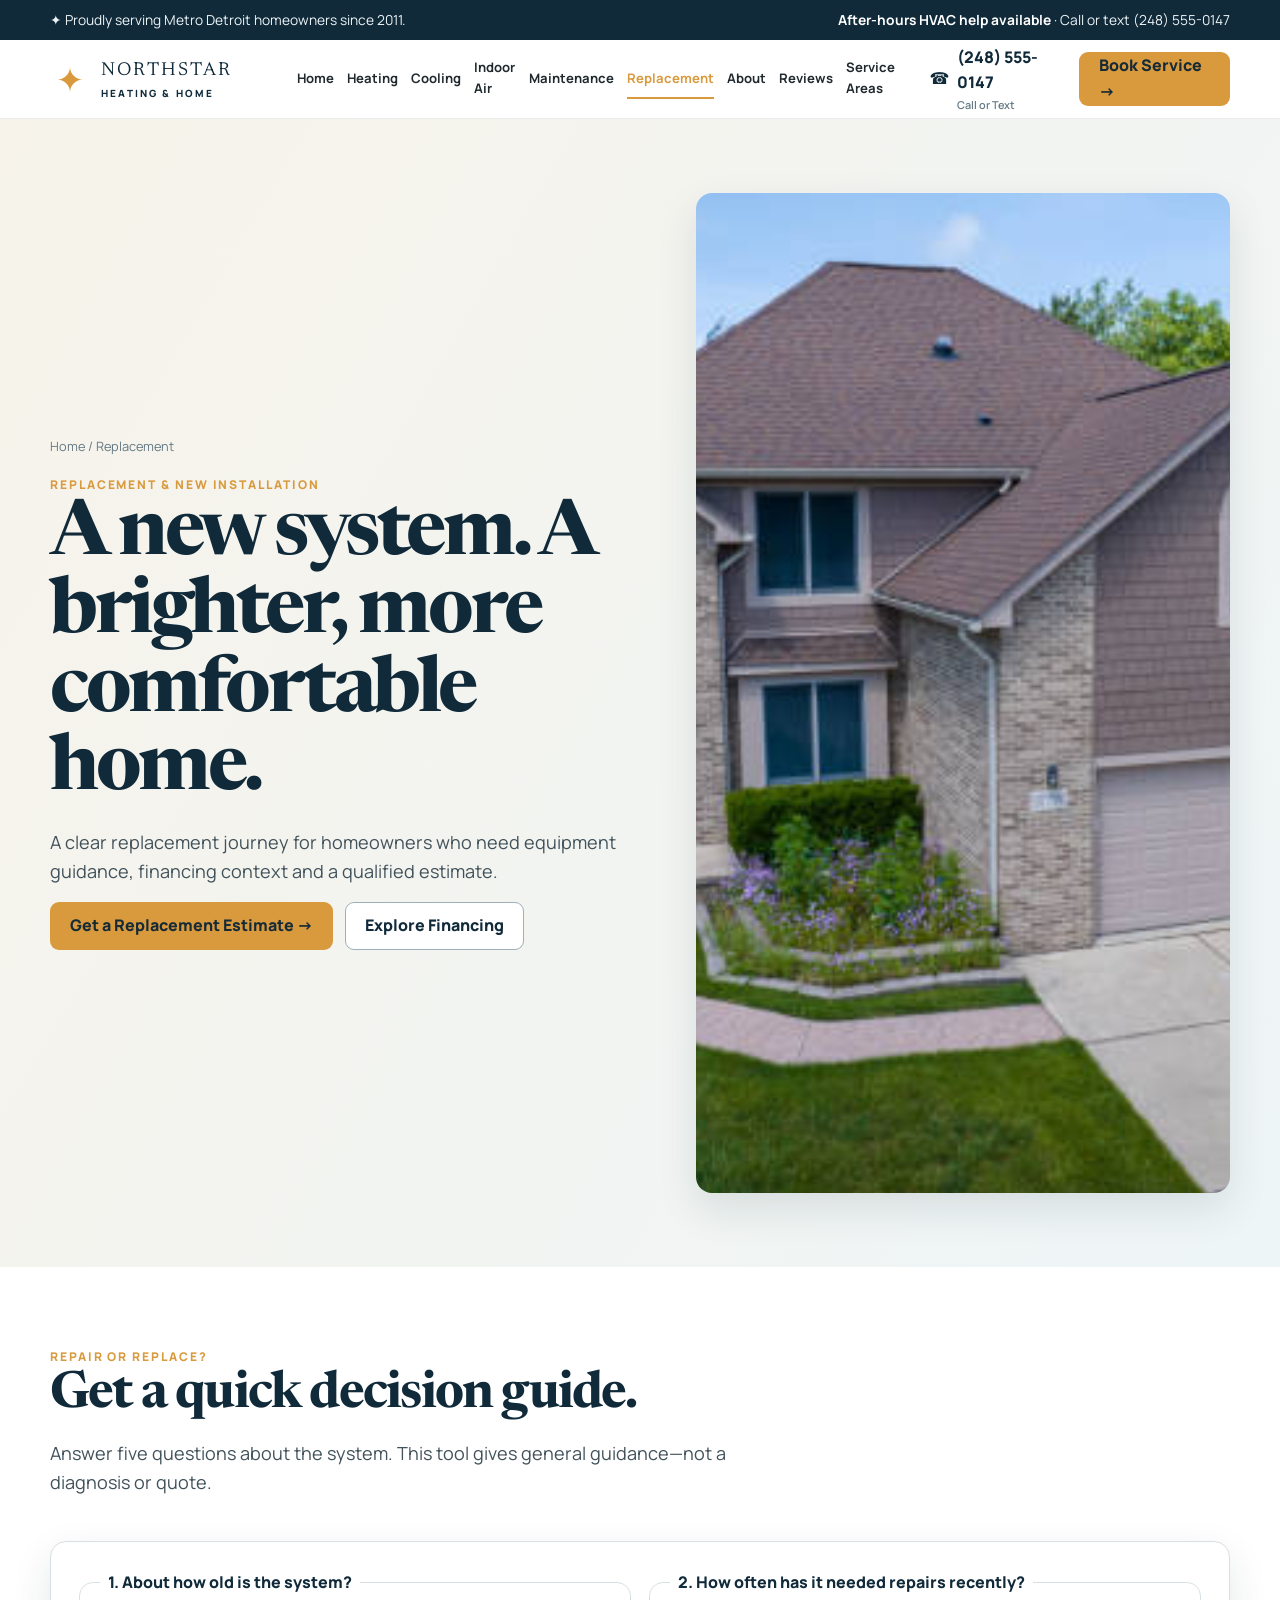
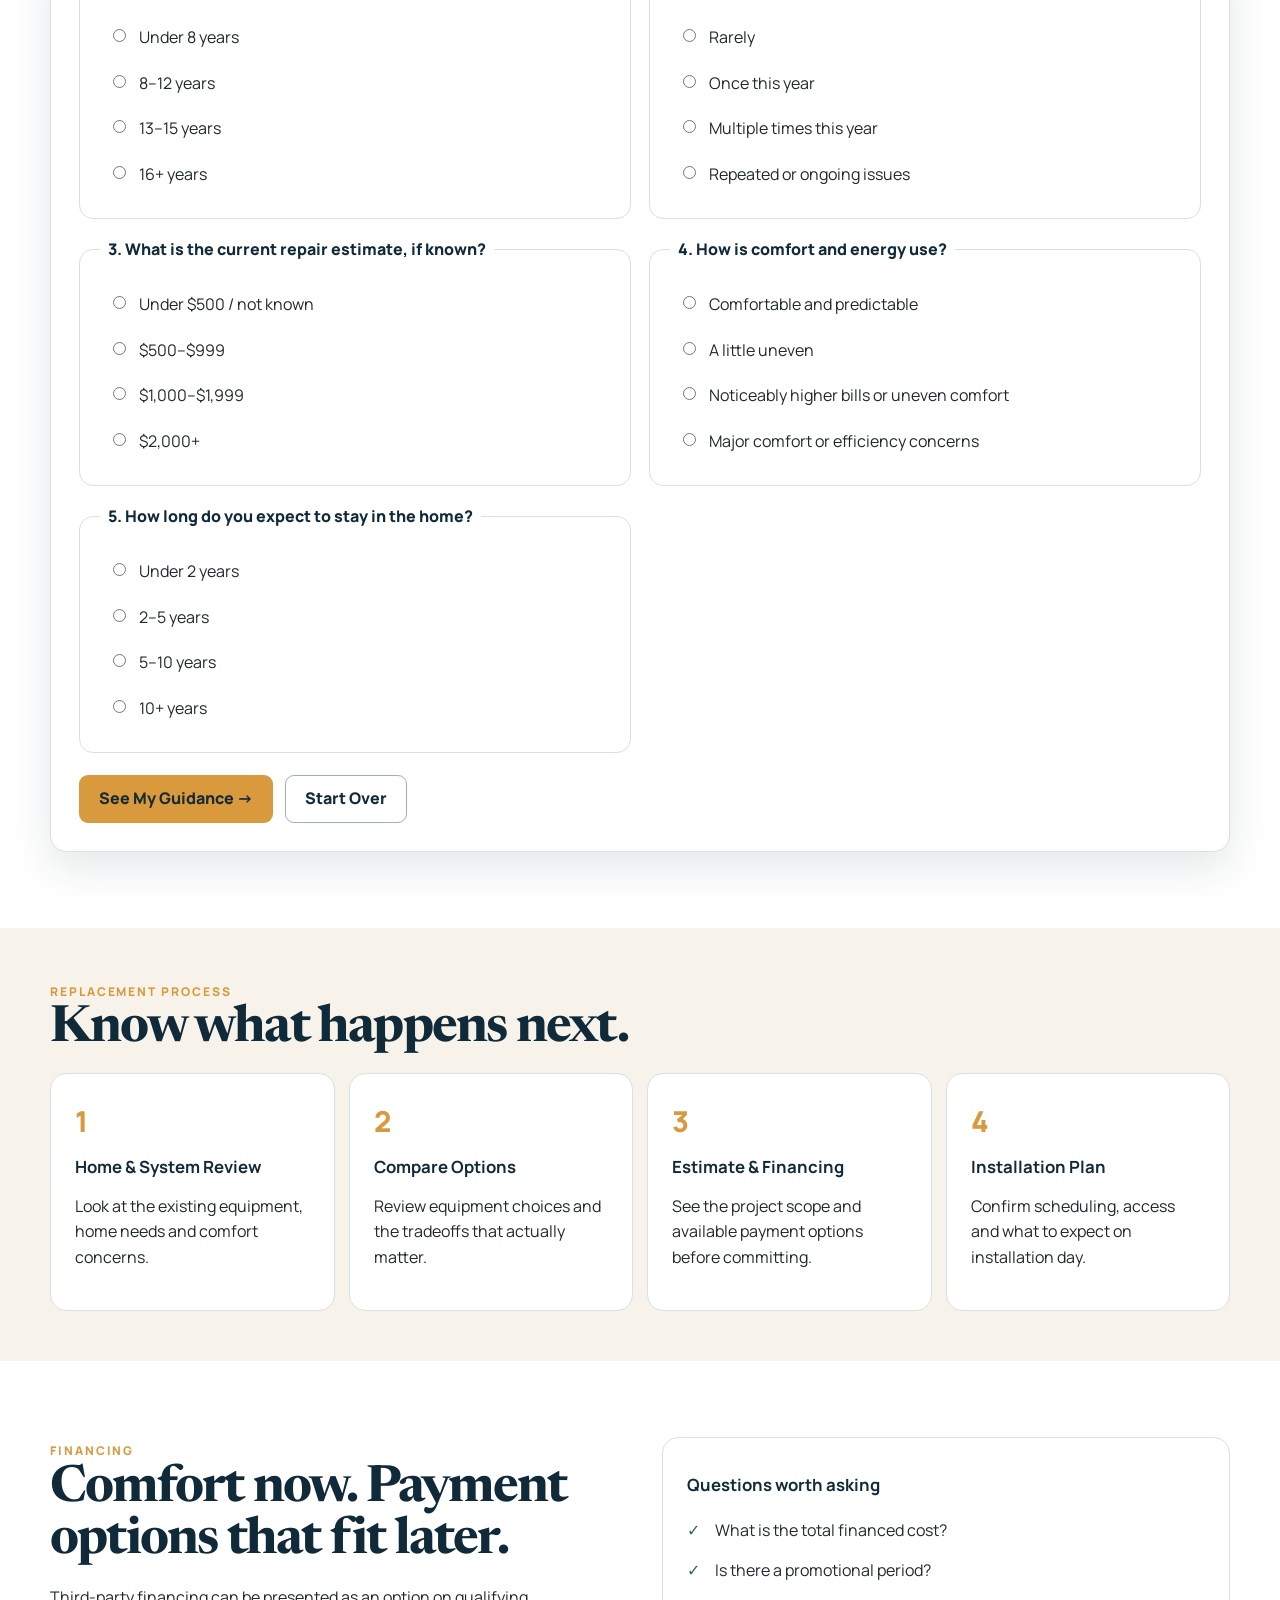
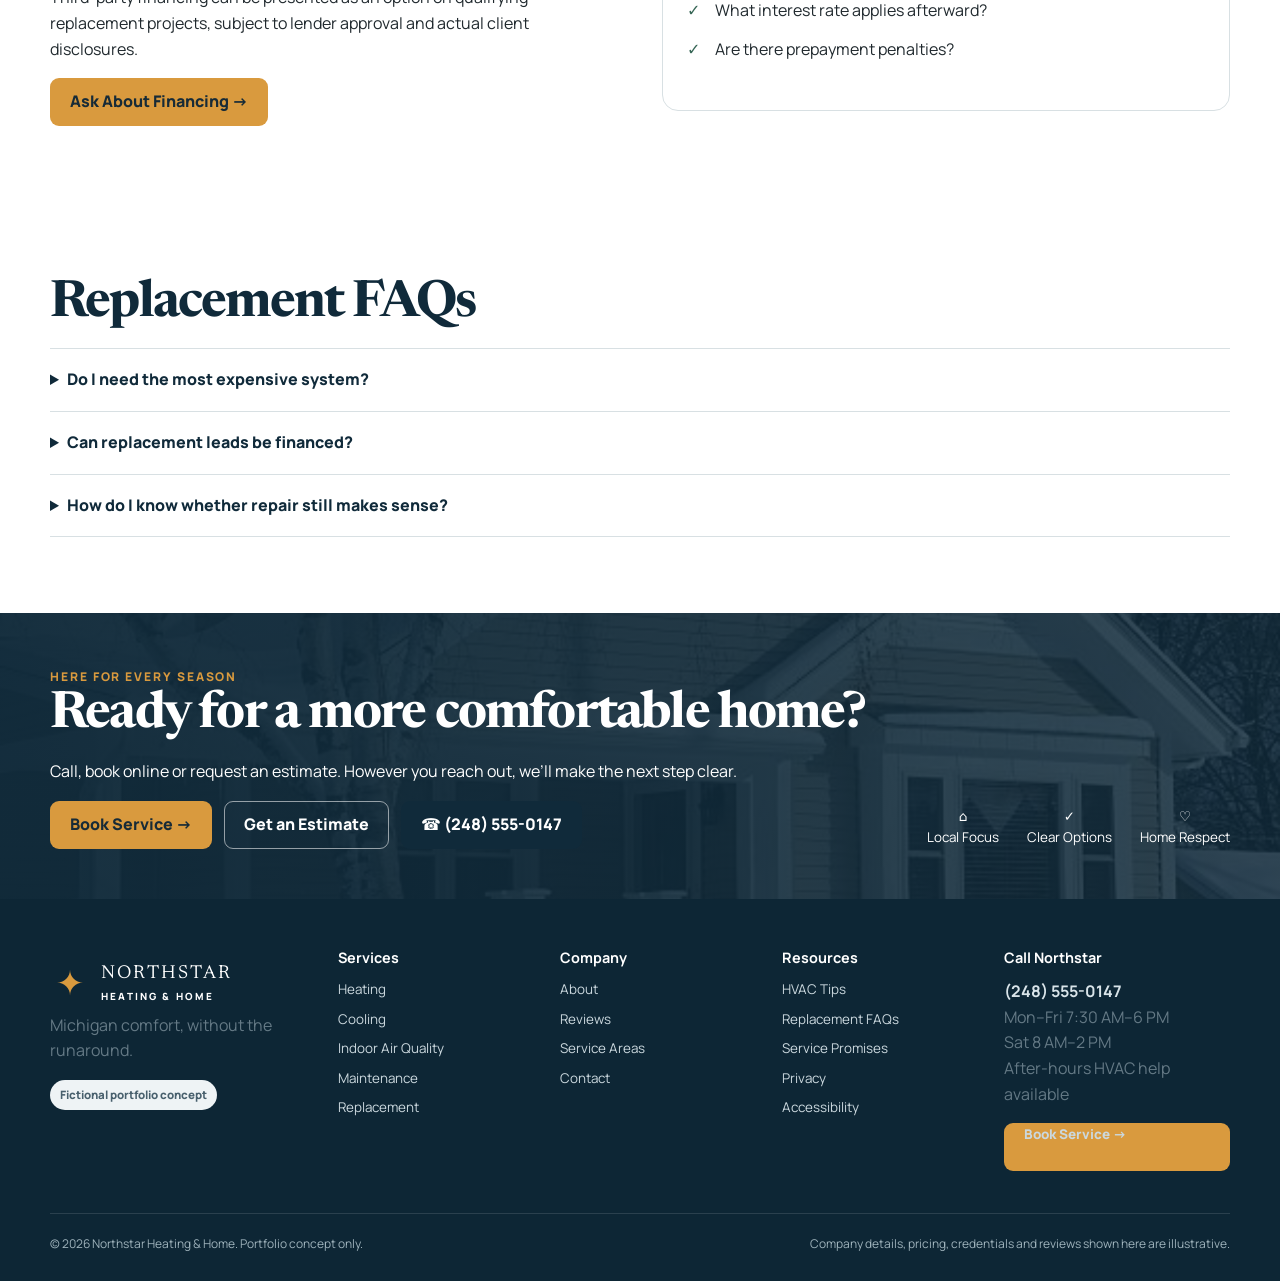
<file: replacement.html>
<!doctype html>
<html lang="en">
<head>
  <meta charset="utf-8">
  <meta name="viewport" content="width=device-width,initial-scale=1">
  <title>HVAC Replacement | Northstar Heating & Home</title>
  <meta name="description" content="HVAC replacement guidance, estimates and financing context for Metro Detroit homeowners.">
  <meta name="theme-color" content="#102a3a">
  <meta name="robots" content="noindex,nofollow">
  <meta property="og:title" content="HVAC Replacement | Northstar Heating & Home">
  <meta property="og:description" content="HVAC replacement guidance, estimates and financing context for Metro Detroit homeowners.">
  <meta property="og:type" content="website">
  <link rel="icon" href="favicon.svg" type="image/svg+xml">
  <link rel="stylesheet" href="styles.css">
  <script type="application/ld+json">{"@context":"https://schema.org","@type":"WebSite","name":"Northstar Heating & Home \u2014 Portfolio Concept","description":"Fictional portfolio website concept for a Metro Detroit residential HVAC company.","inLanguage":"en-US"}</script>
</head><body>
<a class="skip-link" href="#main">Skip to content</a>
<div class="utility"><div class="container"><span>✦ Proudly serving Metro Detroit homeowners since 2011.</span><span class="emergency-copy"><strong>After-hours HVAC help available</strong> · Call or text (248) 555-0147</span></div></div>
<header class="header"><div class="container nav">
  <a class="brand" href="index.html" aria-label="Northstar Heating and Home"><span class="brand-mark" aria-hidden="true">✦</span><span class="brand-name">NORTHSTAR<span class="brand-sub">HEATING &amp; HOME</span></span></a>
  <button class="nav-toggle" type="button" aria-label="Open navigation" aria-expanded="false" aria-controls="primary-nav">☰</button>
  <nav class="nav-links" id="primary-nav" aria-label="Primary navigation"><a href="index.html">Home</a><a href="heating.html">Heating</a><a href="cooling.html">Cooling</a><a href="indoor-air.html">Indoor Air</a><a href="maintenance.html">Maintenance</a><a href="replacement.html" aria-current="page">Replacement</a><a href="about.html">About</a><a href="reviews.html">Reviews</a><a href="service-areas.html">Service Areas</a></nav>
  <div class="header-contact"><a class="phone" href="tel:+12485550147">☎ <span>(248) 555-0147<small>Call or Text</small></span></a><a class="btn btn-primary" href="request-service.html#service-form">Book Service →</a></div>
</div></header><main id="main"><section class="page-hero"><div class="container page-hero-grid"><div><div class="breadcrumb"><a href="index.html">Home</a> / Replacement</div><span class="eyebrow">Replacement & New Installation</span><h1>A new system. A brighter, more comfortable home.</h1><p class="lead">A clear replacement journey for homeowners who need equipment guidance, financing context and a qualified estimate.</p><div class="actions"><a class="btn btn-primary" href="request-service.html?service=replacement#service-form">Get a Replacement Estimate →</a><a class="btn btn-outline" href="#financing">Explore Financing</a></div></div><img src="replacement-home.PNG" width="1600" height="1000" decoding="async" alt="Large suburban Michigan home illustrating a whole-home HVAC replacement project"></div></section>
<section class="section" id="repair-replace"><div class="container"><div class="section-title"><div><span class="eyebrow">Repair or replace?</span><h2>Get a quick decision guide.</h2><p class="lead">Answer five questions about the system. This tool gives general guidance—not a diagnosis or quote.</p></div></div><form class="quiz-shell" data-repair-quiz><div class="quiz-grid"><fieldset class="quiz-question"><legend>1. About how old is the system?</legend><label><input type="radio" name="age" value="0" required> Under 8 years</label><label><input type="radio" name="age" value="1"> 8–12 years</label><label><input type="radio" name="age" value="2"> 13–15 years</label><label><input type="radio" name="age" value="3"> 16+ years</label></fieldset><fieldset class="quiz-question"><legend>2. How often has it needed repairs recently?</legend><label><input type="radio" name="repairs" value="0" required> Rarely</label><label><input type="radio" name="repairs" value="1"> Once this year</label><label><input type="radio" name="repairs" value="2"> Multiple times this year</label><label><input type="radio" name="repairs" value="3"> Repeated or ongoing issues</label></fieldset><fieldset class="quiz-question"><legend>3. What is the current repair estimate, if known?</legend><label><input type="radio" name="cost" value="0" required> Under $500 / not known</label><label><input type="radio" name="cost" value="1"> $500–$999</label><label><input type="radio" name="cost" value="2"> $1,000–$1,999</label><label><input type="radio" name="cost" value="3"> $2,000+</label></fieldset><fieldset class="quiz-question"><legend>4. How is comfort and energy use?</legend><label><input type="radio" name="comfort" value="0" required> Comfortable and predictable</label><label><input type="radio" name="comfort" value="1"> A little uneven</label><label><input type="radio" name="comfort" value="2"> Noticeably higher bills or uneven comfort</label><label><input type="radio" name="comfort" value="3"> Major comfort or efficiency concerns</label></fieldset><fieldset class="quiz-question"><legend>5. How long do you expect to stay in the home?</legend><label><input type="radio" name="stay" value="0" required> Under 2 years</label><label><input type="radio" name="stay" value="1"> 2–5 years</label><label><input type="radio" name="stay" value="2"> 5–10 years</label><label><input type="radio" name="stay" value="2"> 10+ years</label></fieldset></div><div class="quiz-actions"><button class="btn btn-primary" type="submit">See My Guidance →</button><button class="btn btn-outline" type="reset">Start Over</button></div><div class="quiz-result" data-quiz-result role="status" aria-live="polite" tabindex="-1" hidden><span class="eyebrow">Your guidance</span><h3 data-quiz-title></h3><p data-quiz-copy></p><a class="btn btn-secondary" data-quiz-cta href="request-service.html?service=replacement#service-form">Talk Through My Options →</a><p class="form-note">Educational guidance only. A technician must evaluate the actual equipment before a repair-or-replacement decision.</p></div></form></div></section>
<section class="section-sm soft-section"><div class="container"><span class="eyebrow">Replacement process</span><h2>Know what happens next.</h2><div class="icon-grid"><article class="info-card"><span class="symbol">1</span><h3>Home & System Review</h3><p>Look at the existing equipment, home needs and comfort concerns.</p></article><article class="info-card"><span class="symbol">2</span><h3>Compare Options</h3><p>Review equipment choices and the tradeoffs that actually matter.</p></article><article class="info-card"><span class="symbol">3</span><h3>Estimate & Financing</h3><p>See the project scope and available payment options before committing.</p></article><article class="info-card"><span class="symbol">4</span><h3>Installation Plan</h3><p>Confirm scheduling, access and what to expect on installation day.</p></article></div></div></section>
<section class="section" id="financing"><div class="container two-col"><div><span class="eyebrow">Financing</span><h2>Comfort now. Payment options that fit later.</h2><p>Third-party financing can be presented as an option on qualifying replacement projects, subject to lender approval and actual client disclosures.</p><a class="btn btn-primary" href="request-service.html?service=financing&issue=Replacement%20financing%20options#service-form">Ask About Financing →</a></div><div class="info-card"><h3>Questions worth asking</h3><ul class="check-list"><li>What is the total financed cost?</li><li>Is there a promotional period?</li><li>What interest rate applies afterward?</li><li>Are there prepayment penalties?</li></ul></div></div></section>
<section class="section" id="faq"><div class="container"><h2>Replacement FAQs</h2><div class="faq"><details><summary>Do I need the most expensive system?</summary><p>No. The right system depends on home size, comfort priorities, efficiency goals and budget.</p></details><details><summary>Can replacement leads be financed?</summary><p>Qualifying projects may have third-party financing options. Terms and approvals come from the actual lender.</p></details><details><summary>How do I know whether repair still makes sense?</summary><p>Compare the repair cost and system condition against age, efficiency, comfort and the likelihood of additional repairs.</p></details></div></div></section></main><section class="cta-band section-sm"><div class="container cta-grid"><div><span class="eyebrow">Here for every season</span><h2>Ready for a more comfortable home?</h2><p>Call, book online or request an estimate. However you reach out, we’ll make the next step clear.</p><div class="actions"><a class="btn btn-primary" href="request-service.html#service-form">Book Service →</a><a class="btn btn-outline light-outline" href="request-service.html?service=replacement#service-form">Get an Estimate</a><a class="btn btn-secondary" href="tel:+12485550147">☎ (248) 555-0147</a></div></div><div class="cta-trust"><span>⌂<br>Local Focus</span><span>✓<br>Clear Options</span><span>♡<br>Home Respect</span></div></div></section><footer class="footer"><div class="container"><div class="footer-grid"><div><a class="brand" href="index.html"><span class="brand-mark">✦</span><span class="brand-name">NORTHSTAR<span class="brand-sub">HEATING &amp; HOME</span></span></a><p class="muted">Michigan comfort, without the runaround.</p><span class="demo-badge">Fictional portfolio concept</span></div><div><h3>Services</h3><a href="heating.html">Heating</a><a href="cooling.html">Cooling</a><a href="indoor-air.html">Indoor Air Quality</a><a href="maintenance.html">Maintenance</a><a href="replacement.html">Replacement</a></div><div><h3>Company</h3><a href="about.html">About</a><a href="reviews.html">Reviews</a><a href="service-areas.html">Service Areas</a><a href="request-service.html#service-form">Contact</a></div><div><h3>Resources</h3><a href="maintenance.html#tips">HVAC Tips</a><a href="replacement.html#faq">Replacement FAQs</a><a href="about.html#promises">Service Promises</a><a href="policies.html#privacy">Privacy</a><a href="policies.html#accessibility">Accessibility</a></div><div><h3>Call Northstar</h3><p><strong>(248) 555-0147</strong><br><span class="muted">Mon–Fri 7:30 AM–6 PM<br>Sat 8 AM–2 PM<br>After-hours HVAC help available</span></p><a class="btn btn-primary" href="request-service.html#service-form">Book Service →</a></div></div><div class="legal"><span>© 2026 Northstar Heating &amp; Home. Portfolio concept only.</span><span>Company details, pricing, credentials and reviews shown here are illustrative.</span></div></div></footer>
<nav class="mobile-bar" aria-label="Mobile quick actions"><a href="tel:+12485550147">☎<br>Call</a><a href="request-service.html">▣<br>Book</a><a class="emergency" href="request-service.html#emergency">⚠<br>Urgent</a></nav>
<script src="script.js"></script>
</body></html>
</file>
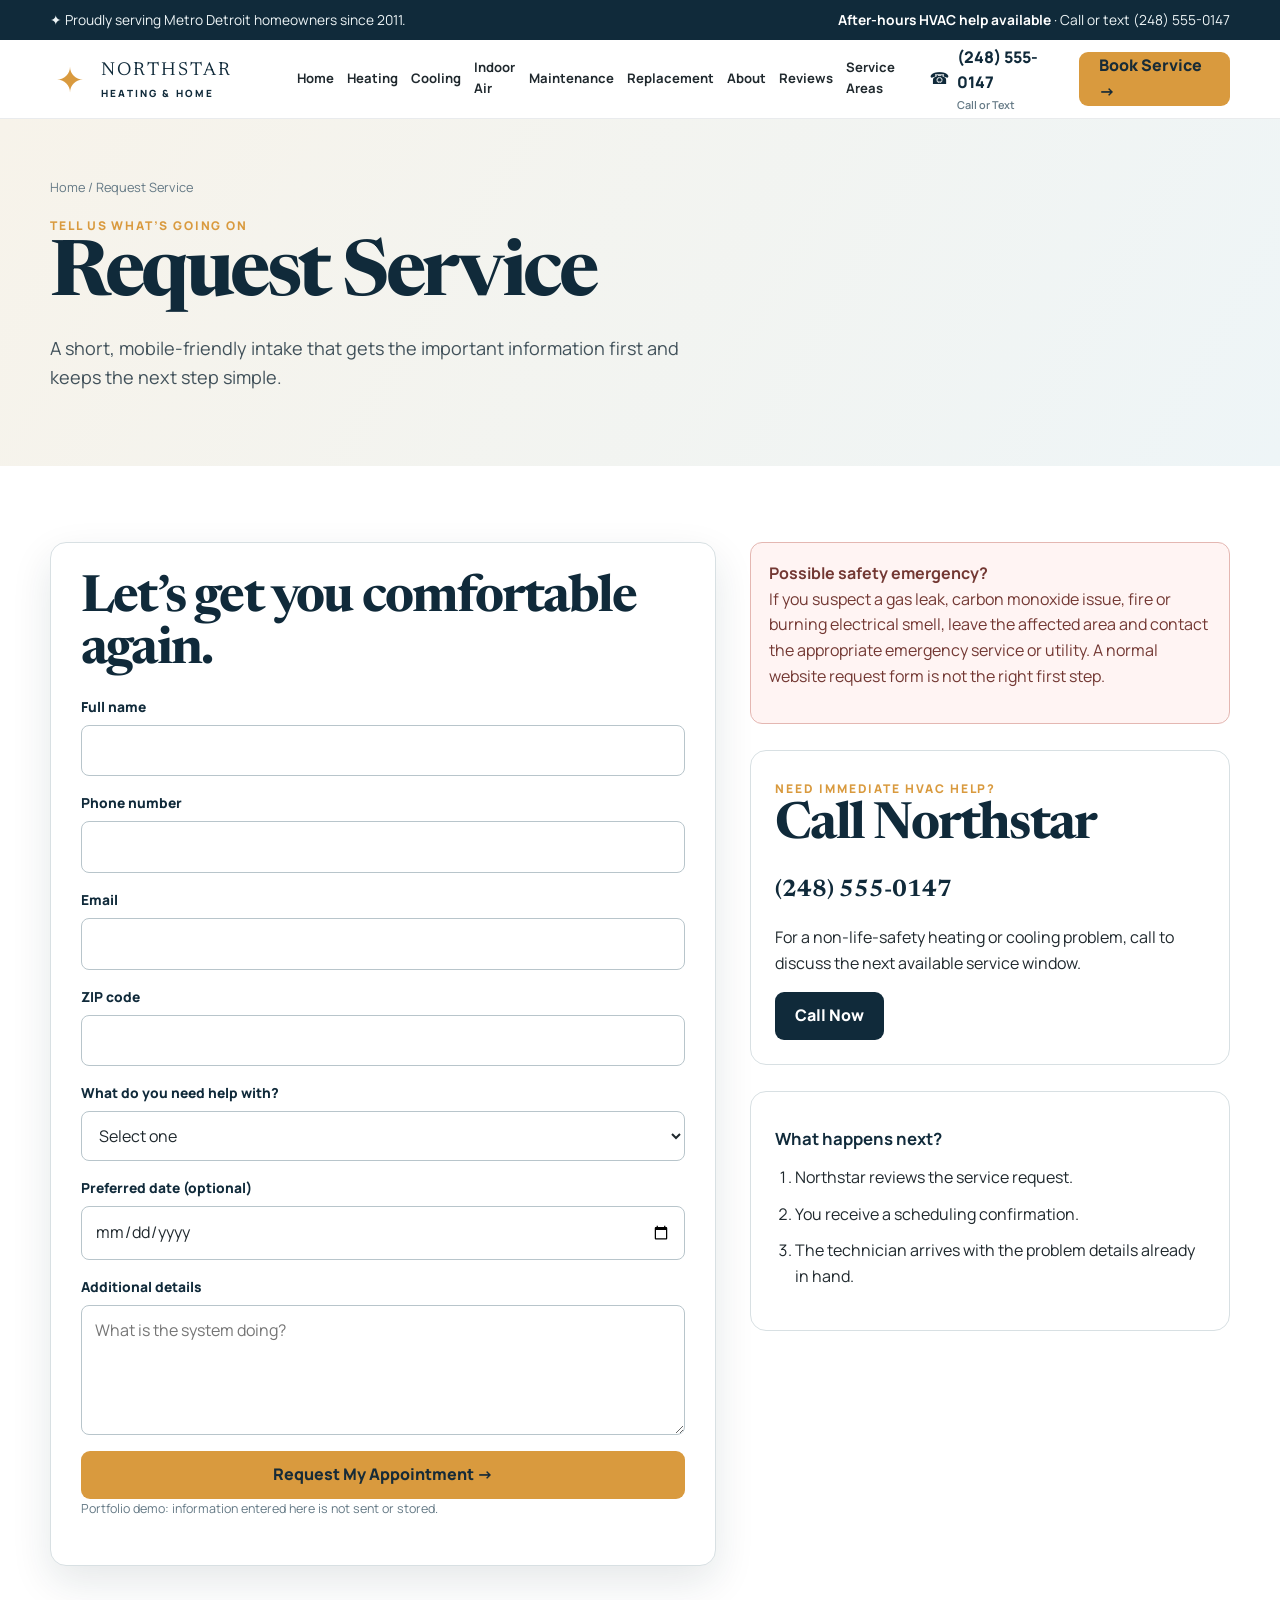
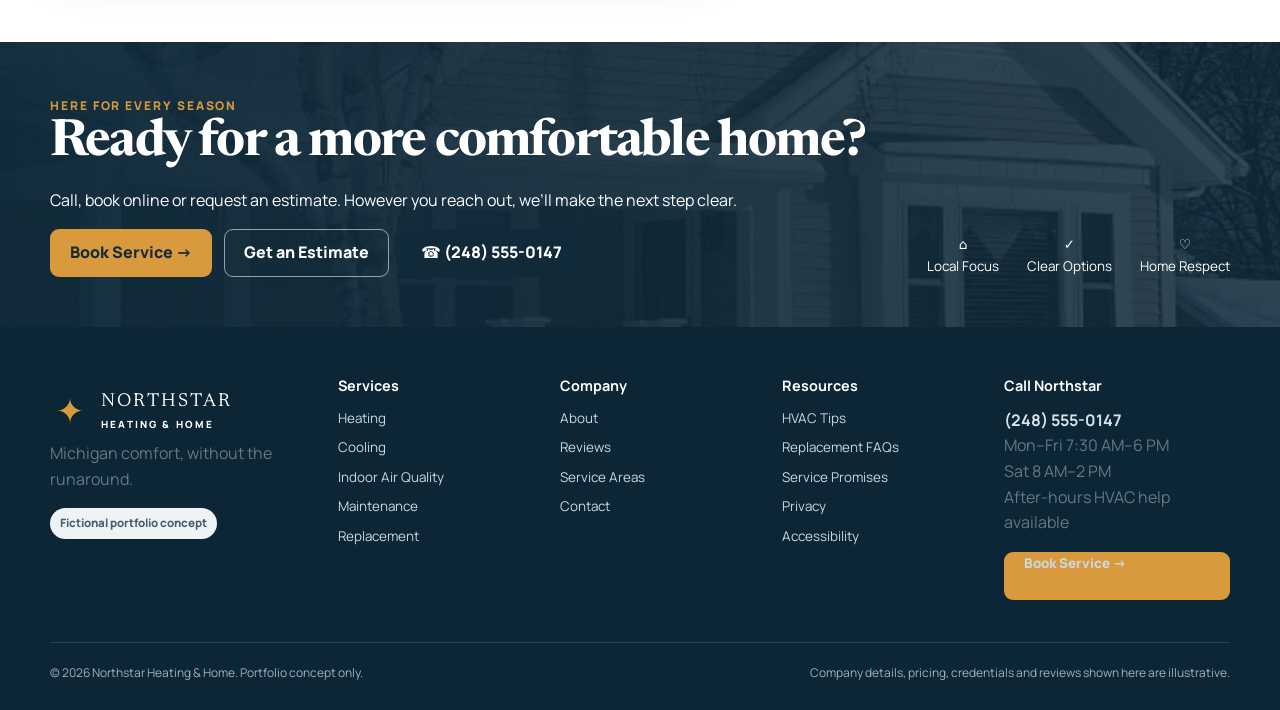
<file: request-service.html>
<!doctype html>
<html lang="en">
<head>
  <meta charset="utf-8">
  <meta name="viewport" content="width=device-width,initial-scale=1">
  <title>Request HVAC Service | Northstar Heating & Home</title>
  <meta name="description" content="Request heating, cooling, maintenance, replacement or indoor-air service from Northstar Heating & Home.">
  <meta name="theme-color" content="#102a3a">
  <meta name="robots" content="noindex,nofollow">
  <meta property="og:title" content="Request HVAC Service | Northstar Heating & Home">
  <meta property="og:description" content="Request heating, cooling, maintenance, replacement or indoor-air service from Northstar Heating & Home.">
  <meta property="og:type" content="website">
  <link rel="icon" href="favicon.svg" type="image/svg+xml">
  <link rel="stylesheet" href="styles.css">
  <script type="application/ld+json">{"@context":"https://schema.org","@type":"WebSite","name":"Northstar Heating & Home — Portfolio Concept","description":"Fictional portfolio website concept for a Metro Detroit residential HVAC company.","inLanguage":"en-US"}</script>
</head><body>
<a class="skip-link" href="#main">Skip to content</a>
<div class="utility"><div class="container"><span>✦ Proudly serving Metro Detroit homeowners since 2011.</span><span class="emergency-copy"><strong>After-hours HVAC help available</strong> · Call or text (248) 555-0147</span></div></div>
<header class="header"><div class="container nav">
  <a class="brand" href="index.html" aria-label="Northstar Heating and Home"><span class="brand-mark" aria-hidden="true">✦</span><span class="brand-name">NORTHSTAR<span class="brand-sub">HEATING &amp; HOME</span></span></a>
  <button class="nav-toggle" type="button" aria-label="Open navigation" aria-expanded="false" aria-controls="primary-nav">☰</button>
  <nav class="nav-links" id="primary-nav" aria-label="Primary navigation"><a href="index.html">Home</a><a href="heating.html">Heating</a><a href="cooling.html">Cooling</a><a href="indoor-air.html">Indoor Air</a><a href="maintenance.html">Maintenance</a><a href="replacement.html">Replacement</a><a href="about.html">About</a><a href="reviews.html">Reviews</a><a href="service-areas.html">Service Areas</a></nav>
  <div class="header-contact"><a class="phone" href="tel:+12485550147">☎ <span>(248) 555-0147<small>Call or Text</small></span></a><a class="btn btn-primary" href="request-service.html#service-form">Book Service →</a></div>
</div></header>
<main id="main">
<section class="page-hero compact-hero"><div class="container"><div class="breadcrumb"><a href="index.html">Home</a> / Request Service</div><span class="eyebrow">Tell us what’s going on</span><h1>Request Service</h1><p class="lead">A short, mobile-friendly intake that gets the important information first and keeps the next step simple.</p></div></section>

<section class="section"><div class="container form-wrap">
<form class="form-card" id="service-form" data-demo-form>
  <h2>Let’s get you comfortable again.</h2>
  <p class="prefill-note" data-prefill-note hidden>We carried your request type over from the page you were viewing.</p>
  <div class="field"><label for="name">Full name</label><input id="name" name="name" autocomplete="name" required></div>
  <div class="field"><label for="phone">Phone number</label><input id="phone" name="phone" type="tel" autocomplete="tel" required></div>
  <div class="field"><label for="email">Email</label><input id="email" name="email" type="email" autocomplete="email" required></div>
  <div class="field"><label for="zip">ZIP code</label><input id="zip" name="zip" inputmode="numeric" pattern="[0-9]{5}" maxlength="5" autocomplete="postal-code" required></div>
  <div class="field"><label for="need">What do you need help with?</label><select id="need" name="need" required><option value="">Select one</option><option value="heating">Heating repair</option><option value="cooling">Cooling repair</option><option value="maintenance">Maintenance / tune-up</option><option value="replacement">Replacement estimate</option><option value="indoor-air">Indoor air quality</option><option value="comfort-club">Comfort Club membership</option><option value="financing">Replacement financing question</option><option value="other">Other</option></select></div>
  <div class="field"><label for="when">Preferred date (optional)</label><input id="when" name="when" type="date"></div>
  <div class="field"><label for="details">Additional details</label><textarea id="details" name="details" placeholder="What is the system doing?"></textarea></div>
  <button class="btn btn-primary btn-block" type="submit">Request My Appointment →</button>
  <div class="success" data-form-status role="status" aria-live="polite" hidden tabindex="-1"></div>
  <p class="form-note">Portfolio demo: information entered here is not sent or stored.</p>
</form>

<aside>
  <div class="notice" id="emergency"><strong>Possible safety emergency?</strong><p>If you suspect a gas leak, carbon monoxide issue, fire or burning electrical smell, leave the affected area and contact the appropriate emergency service or utility. A normal website request form is not the right first step.</p></div>
  <br>
  <div class="info-card"><span class="eyebrow">Need immediate HVAC help?</span><h2>Call Northstar</h2><p class="club-price">(248) 555-0147</p><p>For a non-life-safety heating or cooling problem, call to discuss the next available service window.</p><a class="btn btn-secondary" href="tel:+12485550147">Call Now</a></div>
  <br>
  <div class="info-card"><h3>What happens next?</h3><ol class="number-list"><li>Northstar reviews the service request.</li><li>You receive a scheduling confirmation.</li><li>The technician arrives with the problem details already in hand.</li></ol></div>
</aside>
</div></section>
</main>

<section class="cta-band section-sm"><div class="container cta-grid"><div><span class="eyebrow">Here for every season</span><h2>Ready for a more comfortable home?</h2><p>Call, book online or request an estimate. However you reach out, we’ll make the next step clear.</p><div class="actions"><a class="btn btn-primary" href="request-service.html#service-form">Book Service →</a><a class="btn btn-outline light-outline" href="request-service.html?service=replacement#service-form">Get an Estimate</a><a class="btn btn-secondary" href="tel:+12485550147">☎ (248) 555-0147</a></div></div><div class="cta-trust"><span>⌂<br>Local Focus</span><span>✓<br>Clear Options</span><span>♡<br>Home Respect</span></div></div></section>

<footer class="footer"><div class="container"><div class="footer-grid"><div><a class="brand" href="index.html"><span class="brand-mark">✦</span><span class="brand-name">NORTHSTAR<span class="brand-sub">HEATING &amp; HOME</span></span></a><p class="muted">Michigan comfort, without the runaround.</p><span class="demo-badge">Fictional portfolio concept</span></div><div><h3>Services</h3><a href="heating.html">Heating</a><a href="cooling.html">Cooling</a><a href="indoor-air.html">Indoor Air Quality</a><a href="maintenance.html">Maintenance</a><a href="replacement.html">Replacement</a></div><div><h3>Company</h3><a href="about.html">About</a><a href="reviews.html">Reviews</a><a href="service-areas.html">Service Areas</a><a href="request-service.html#service-form">Contact</a></div><div><h3>Resources</h3><a href="maintenance.html#tips">HVAC Tips</a><a href="replacement.html#faq">Replacement FAQs</a><a href="about.html#promises">Service Promises</a><a href="policies.html#privacy">Privacy</a><a href="policies.html#accessibility">Accessibility</a></div><div><h3>Call Northstar</h3><p><strong>(248) 555-0147</strong><br><span class="muted">Mon–Fri 7:30 AM–6 PM<br>Sat 8 AM–2 PM<br>After-hours HVAC help available</span></p><a class="btn btn-primary" href="request-service.html#service-form">Book Service →</a></div></div><div class="legal"><span>© 2026 Northstar Heating &amp; Home. Portfolio concept only.</span><span>Company details, pricing, credentials and reviews shown here are illustrative.</span></div></div></footer>

<nav class="mobile-bar" aria-label="Mobile quick actions"><a href="tel:+12485550147">☎<br>Call</a><a href="request-service.html">▣<br>Book</a><a class="emergency" href="request-service.html#emergency">⚠<br>Urgent</a></nav>
<script src="script.js"></script>
</body></html>
</file>
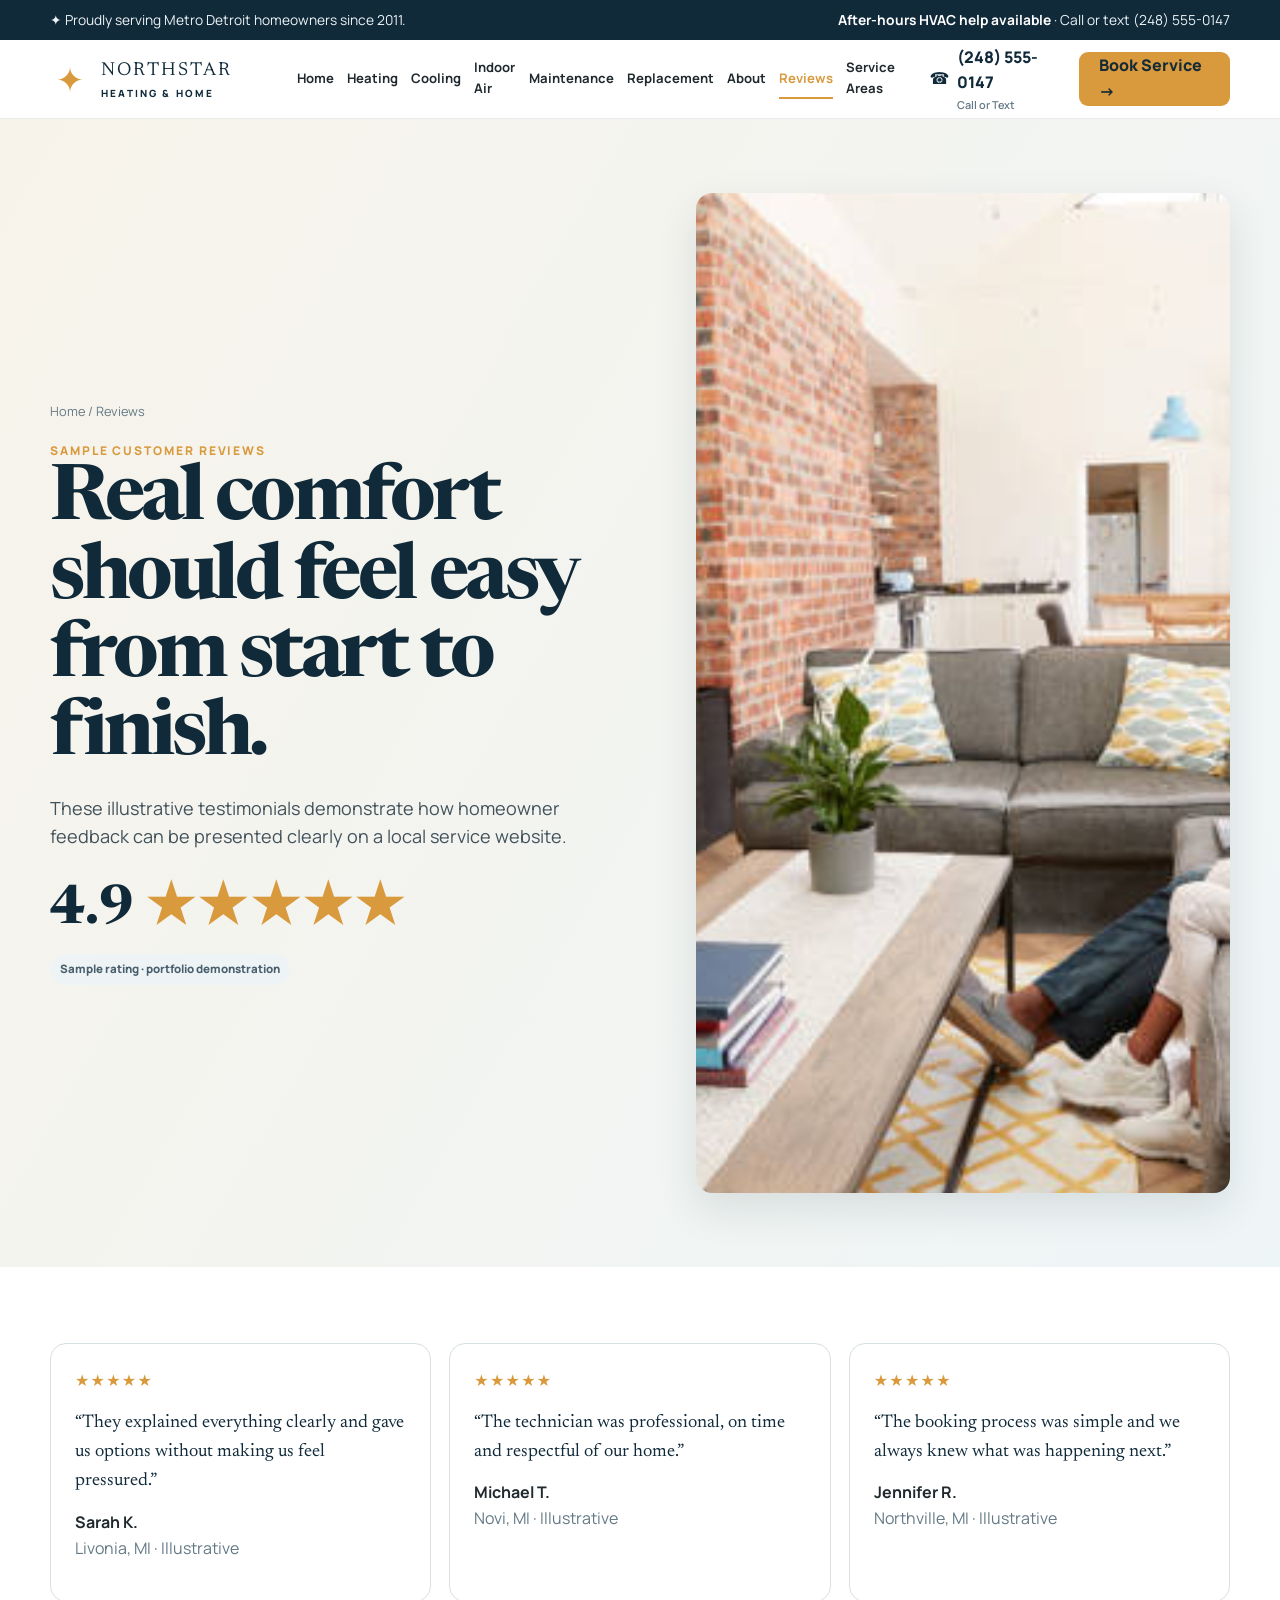
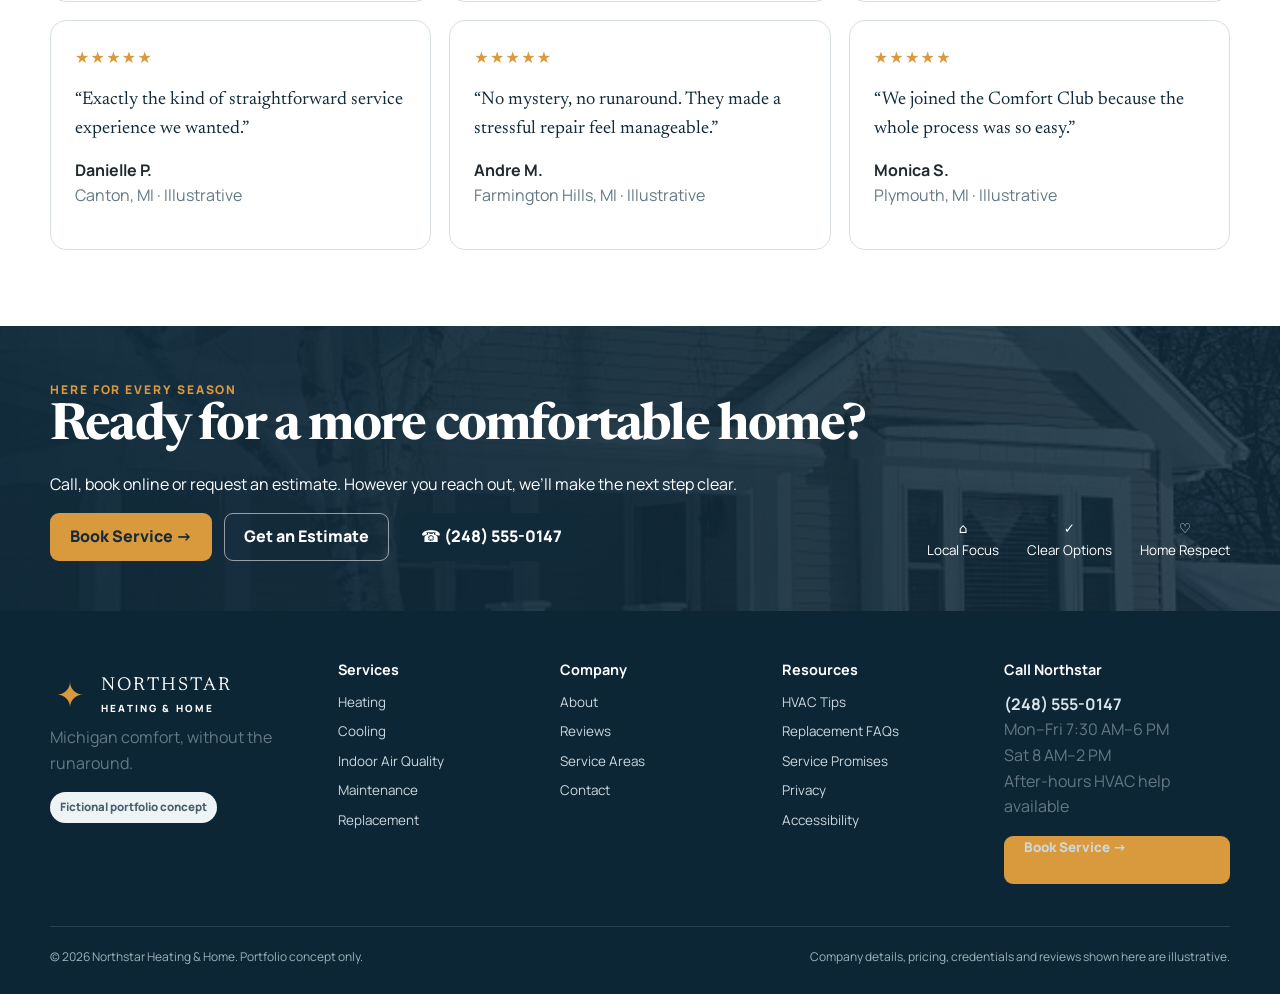
<file: reviews.html>
<!doctype html>
<html lang="en">
<head>
  <meta charset="utf-8">
  <meta name="viewport" content="width=device-width,initial-scale=1">
  <title>Customer Reviews | Northstar Heating & Home</title>
  <meta name="description" content="Illustrative customer reviews demonstrating social proof for the Northstar HVAC portfolio concept.">
  <meta name="theme-color" content="#102a3a">
  <meta name="robots" content="noindex,nofollow">
  <meta property="og:title" content="Customer Reviews | Northstar Heating & Home">
  <meta property="og:description" content="Illustrative customer reviews demonstrating social proof for the Northstar HVAC portfolio concept.">
  <meta property="og:type" content="website">
  <link rel="icon" href="favicon.svg" type="image/svg+xml">
  <link rel="stylesheet" href="styles.css">
  <script type="application/ld+json">{"@context":"https://schema.org","@type":"WebSite","name":"Northstar Heating & Home \u2014 Portfolio Concept","description":"Fictional portfolio website concept for a Metro Detroit residential HVAC company.","inLanguage":"en-US"}</script>
</head><body>
<a class="skip-link" href="#main">Skip to content</a>
<div class="utility"><div class="container"><span>✦ Proudly serving Metro Detroit homeowners since 2011.</span><span class="emergency-copy"><strong>After-hours HVAC help available</strong> · Call or text (248) 555-0147</span></div></div>
<header class="header"><div class="container nav">
  <a class="brand" href="index.html" aria-label="Northstar Heating and Home"><span class="brand-mark" aria-hidden="true">✦</span><span class="brand-name">NORTHSTAR<span class="brand-sub">HEATING &amp; HOME</span></span></a>
  <button class="nav-toggle" type="button" aria-label="Open navigation" aria-expanded="false" aria-controls="primary-nav">☰</button>
  <nav class="nav-links" id="primary-nav" aria-label="Primary navigation"><a href="index.html">Home</a><a href="heating.html">Heating</a><a href="cooling.html">Cooling</a><a href="indoor-air.html">Indoor Air</a><a href="maintenance.html">Maintenance</a><a href="replacement.html">Replacement</a><a href="about.html">About</a><a href="reviews.html" aria-current="page">Reviews</a><a href="service-areas.html">Service Areas</a></nav>
  <div class="header-contact"><a class="phone" href="tel:+12485550147">☎ <span>(248) 555-0147<small>Call or Text</small></span></a><a class="btn btn-primary" href="request-service.html#service-form">Book Service →</a></div>
</div></header><main id="main"><section class="page-hero"><div class="container page-hero-grid"><div><div class="breadcrumb"><a href="index.html">Home</a> / Reviews</div><span class="eyebrow">Sample Customer Reviews</span><h1>Real comfort should feel easy from start to finish.</h1><p class="lead">These illustrative testimonials demonstrate how homeowner feedback can be presented clearly on a local service website.</p><div class="rating-big">4.9 <span class="stars">★★★★★</span></div><span class="demo-badge">Sample rating · portfolio demonstration</span></div><img src="comfort-club.PNG" width="1600" height="1000" decoding="async" alt="Couple relaxing comfortably together in a bright living room"></div></section>
<section class="section"><div class="container review-grid"><article class="review-card"><div class="stars">★★★★★</div><blockquote>“They explained everything clearly and gave us options without making us feel pressured.”</blockquote><strong>Sarah K.</strong><p class="muted">Livonia, MI · Illustrative</p></article><article class="review-card"><div class="stars">★★★★★</div><blockquote>“The technician was professional, on time and respectful of our home.”</blockquote><strong>Michael T.</strong><p class="muted">Novi, MI · Illustrative</p></article><article class="review-card"><div class="stars">★★★★★</div><blockquote>“The booking process was simple and we always knew what was happening next.”</blockquote><strong>Jennifer R.</strong><p class="muted">Northville, MI · Illustrative</p></article><article class="review-card"><div class="stars">★★★★★</div><blockquote>“Exactly the kind of straightforward service experience we wanted.”</blockquote><strong>Danielle P.</strong><p class="muted">Canton, MI · Illustrative</p></article><article class="review-card"><div class="stars">★★★★★</div><blockquote>“No mystery, no runaround. They made a stressful repair feel manageable.”</blockquote><strong>Andre M.</strong><p class="muted">Farmington Hills, MI · Illustrative</p></article><article class="review-card"><div class="stars">★★★★★</div><blockquote>“We joined the Comfort Club because the whole process was so easy.”</blockquote><strong>Monica S.</strong><p class="muted">Plymouth, MI · Illustrative</p></article></div></section></main><section class="cta-band section-sm"><div class="container cta-grid"><div><span class="eyebrow">Here for every season</span><h2>Ready for a more comfortable home?</h2><p>Call, book online or request an estimate. However you reach out, we’ll make the next step clear.</p><div class="actions"><a class="btn btn-primary" href="request-service.html#service-form">Book Service →</a><a class="btn btn-outline light-outline" href="request-service.html?service=replacement#service-form">Get an Estimate</a><a class="btn btn-secondary" href="tel:+12485550147">☎ (248) 555-0147</a></div></div><div class="cta-trust"><span>⌂<br>Local Focus</span><span>✓<br>Clear Options</span><span>♡<br>Home Respect</span></div></div></section><footer class="footer"><div class="container"><div class="footer-grid"><div><a class="brand" href="index.html"><span class="brand-mark">✦</span><span class="brand-name">NORTHSTAR<span class="brand-sub">HEATING &amp; HOME</span></span></a><p class="muted">Michigan comfort, without the runaround.</p><span class="demo-badge">Fictional portfolio concept</span></div><div><h3>Services</h3><a href="heating.html">Heating</a><a href="cooling.html">Cooling</a><a href="indoor-air.html">Indoor Air Quality</a><a href="maintenance.html">Maintenance</a><a href="replacement.html">Replacement</a></div><div><h3>Company</h3><a href="about.html">About</a><a href="reviews.html">Reviews</a><a href="service-areas.html">Service Areas</a><a href="request-service.html#service-form">Contact</a></div><div><h3>Resources</h3><a href="maintenance.html#tips">HVAC Tips</a><a href="replacement.html#faq">Replacement FAQs</a><a href="about.html#promises">Service Promises</a><a href="policies.html#privacy">Privacy</a><a href="policies.html#accessibility">Accessibility</a></div><div><h3>Call Northstar</h3><p><strong>(248) 555-0147</strong><br><span class="muted">Mon–Fri 7:30 AM–6 PM<br>Sat 8 AM–2 PM<br>After-hours HVAC help available</span></p><a class="btn btn-primary" href="request-service.html#service-form">Book Service →</a></div></div><div class="legal"><span>© 2026 Northstar Heating &amp; Home. Portfolio concept only.</span><span>Company details, pricing, credentials and reviews shown here are illustrative.</span></div></div></footer>
<nav class="mobile-bar" aria-label="Mobile quick actions"><a href="tel:+12485550147">☎<br>Call</a><a href="request-service.html">▣<br>Book</a><a class="emergency" href="request-service.html#emergency">⚠<br>Urgent</a></nav>
<script src="script.js"></script>
</body></html>
</file>
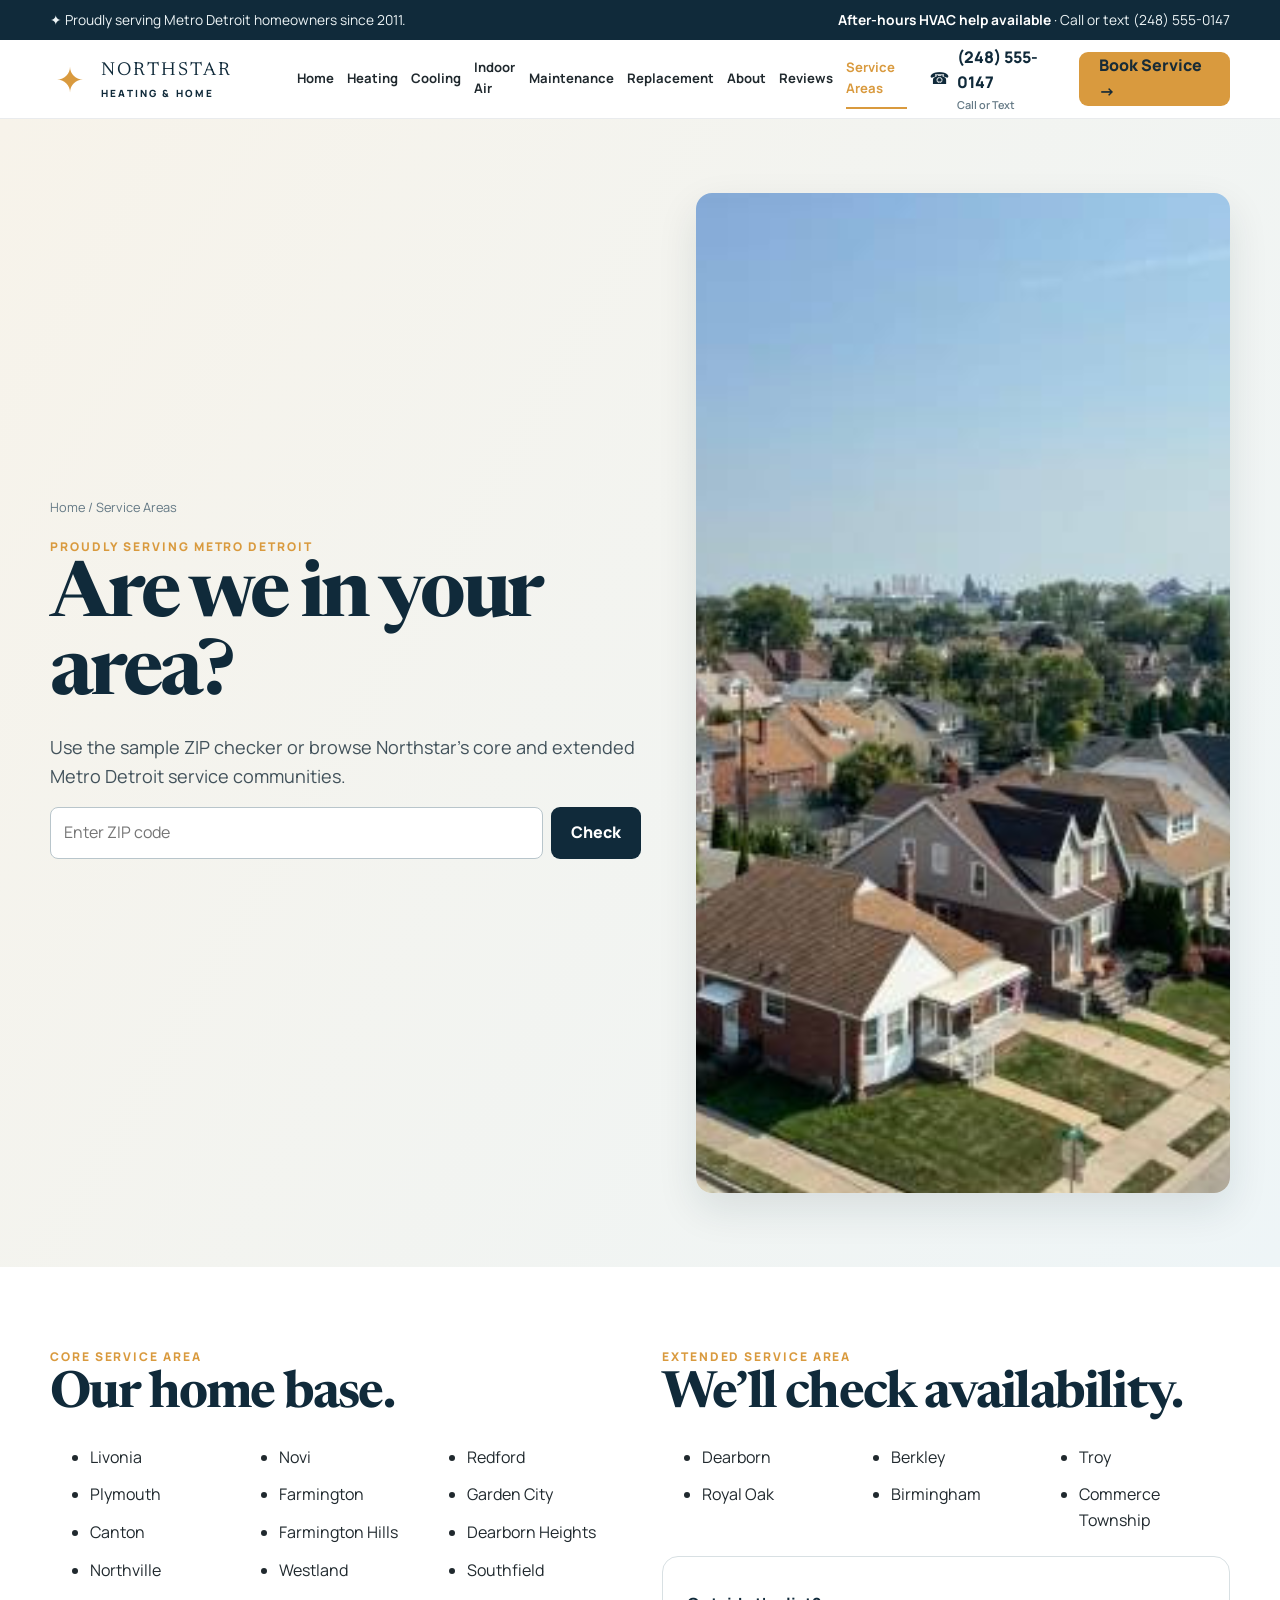
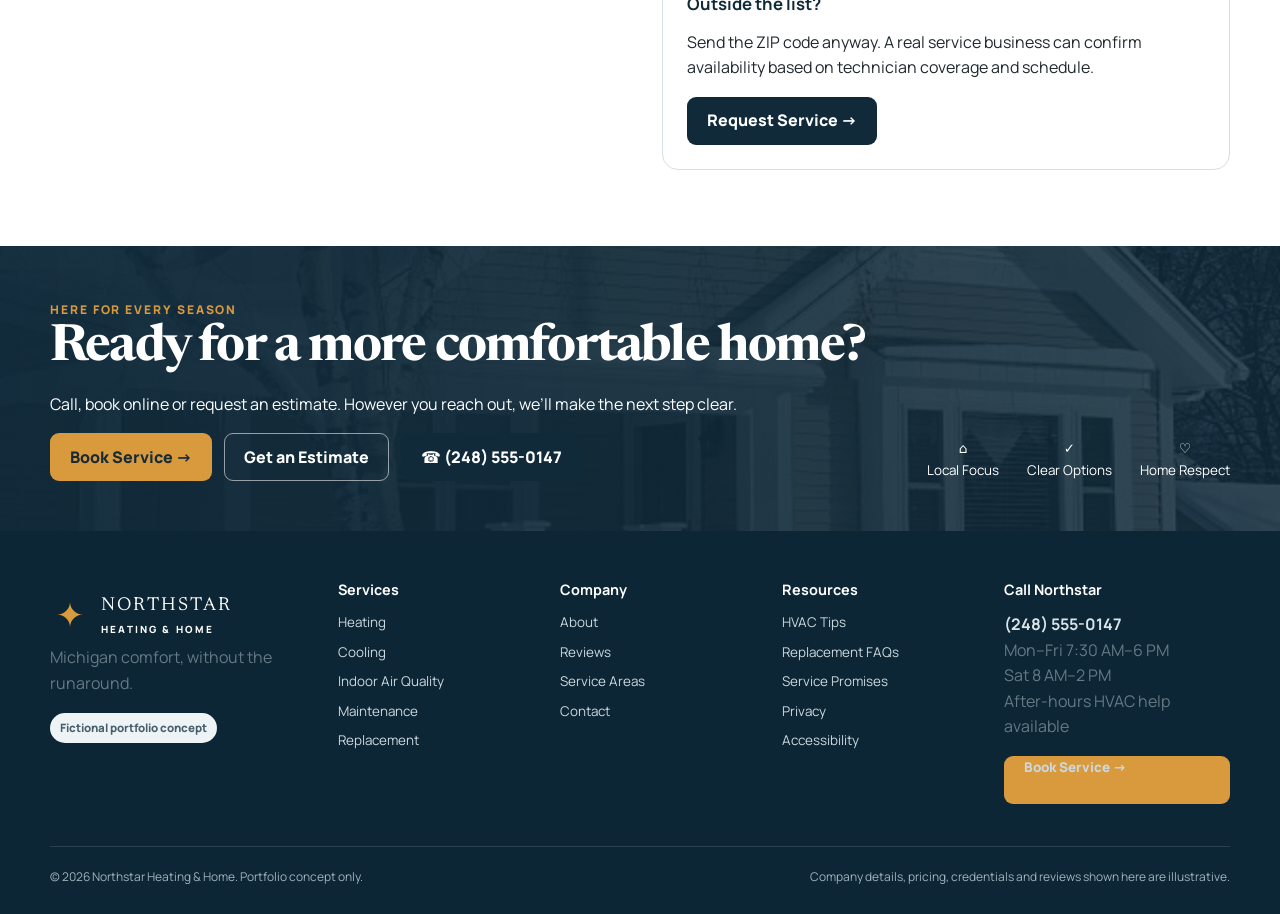
<file: service-areas.html>
<!doctype html>
<html lang="en">
<head>
  <meta charset="utf-8">
  <meta name="viewport" content="width=device-width,initial-scale=1">
  <title>Service Areas | Northstar Heating & Home</title>
  <meta name="description" content="Metro Detroit HVAC service areas including Livonia, Plymouth, Canton, Novi, Farmington Hills and surrounding communities.">
  <meta name="theme-color" content="#102a3a">
  <meta name="robots" content="noindex,nofollow">
  <meta property="og:title" content="Service Areas | Northstar Heating & Home">
  <meta property="og:description" content="Metro Detroit HVAC service areas including Livonia, Plymouth, Canton, Novi, Farmington Hills and surrounding communities.">
  <meta property="og:type" content="website">
  <link rel="icon" href="favicon.svg" type="image/svg+xml">
  <link rel="stylesheet" href="styles.css">
  <script type="application/ld+json">{"@context":"https://schema.org","@type":"WebSite","name":"Northstar Heating & Home \u2014 Portfolio Concept","description":"Fictional portfolio website concept for a Metro Detroit residential HVAC company.","inLanguage":"en-US"}</script>
</head><body>
<a class="skip-link" href="#main">Skip to content</a>
<div class="utility"><div class="container"><span>✦ Proudly serving Metro Detroit homeowners since 2011.</span><span class="emergency-copy"><strong>After-hours HVAC help available</strong> · Call or text (248) 555-0147</span></div></div>
<header class="header"><div class="container nav">
  <a class="brand" href="index.html" aria-label="Northstar Heating and Home"><span class="brand-mark" aria-hidden="true">✦</span><span class="brand-name">NORTHSTAR<span class="brand-sub">HEATING &amp; HOME</span></span></a>
  <button class="nav-toggle" type="button" aria-label="Open navigation" aria-expanded="false" aria-controls="primary-nav">☰</button>
  <nav class="nav-links" id="primary-nav" aria-label="Primary navigation"><a href="index.html">Home</a><a href="heating.html">Heating</a><a href="cooling.html">Cooling</a><a href="indoor-air.html">Indoor Air</a><a href="maintenance.html">Maintenance</a><a href="replacement.html">Replacement</a><a href="about.html">About</a><a href="reviews.html">Reviews</a><a href="service-areas.html" aria-current="page">Service Areas</a></nav>
  <div class="header-contact"><a class="phone" href="tel:+12485550147">☎ <span>(248) 555-0147<small>Call or Text</small></span></a><a class="btn btn-primary" href="request-service.html#service-form">Book Service →</a></div>
</div></header><main id="main"><section class="page-hero"><div class="container page-hero-grid"><div><div class="breadcrumb"><a href="index.html">Home</a> / Service Areas</div><span class="eyebrow">Proudly serving Metro Detroit</span><h1>Are we in your area?</h1><p class="lead">Use the sample ZIP checker or browse Northstar’s core and extended Metro Detroit service communities.</p><form class="zip-form" data-zip-form><label class="sr-only" for="area-zip">ZIP Code</label><input id="area-zip" inputmode="numeric" maxlength="5" autocomplete="postal-code" placeholder="Enter ZIP code"><button class="btn btn-secondary" type="submit">Check</button><div class="status" aria-live="polite"></div></form></div><img src="service-area.PNG" width="1600" height="1000" decoding="async" alt="Aerial view of a residential neighborhood in Metro Detroit"></div></section>
<section class="section"><div class="container two-col"><div><span class="eyebrow">Core service area</span><h2>Our home base.</h2><ul class="areas"><li>Livonia</li><li>Plymouth</li><li>Canton</li><li>Northville</li><li>Novi</li><li>Farmington</li><li>Farmington Hills</li><li>Westland</li><li>Redford</li><li>Garden City</li><li>Dearborn Heights</li><li>Southfield</li></ul></div><div><span class="eyebrow">Extended service area</span><h2>We’ll check availability.</h2><ul class="areas"><li>Dearborn</li><li>Royal Oak</li><li>Berkley</li><li>Birmingham</li><li>Troy</li><li>Commerce Township</li></ul><div class="info-card"><h3>Outside the list?</h3><p>Send the ZIP code anyway. A real service business can confirm availability based on technician coverage and schedule.</p><a class="btn btn-secondary" href="request-service.html">Request Service →</a></div></div></div></section></main><section class="cta-band section-sm"><div class="container cta-grid"><div><span class="eyebrow">Here for every season</span><h2>Ready for a more comfortable home?</h2><p>Call, book online or request an estimate. However you reach out, we’ll make the next step clear.</p><div class="actions"><a class="btn btn-primary" href="request-service.html#service-form">Book Service →</a><a class="btn btn-outline light-outline" href="request-service.html?service=replacement#service-form">Get an Estimate</a><a class="btn btn-secondary" href="tel:+12485550147">☎ (248) 555-0147</a></div></div><div class="cta-trust"><span>⌂<br>Local Focus</span><span>✓<br>Clear Options</span><span>♡<br>Home Respect</span></div></div></section><footer class="footer"><div class="container"><div class="footer-grid"><div><a class="brand" href="index.html"><span class="brand-mark">✦</span><span class="brand-name">NORTHSTAR<span class="brand-sub">HEATING &amp; HOME</span></span></a><p class="muted">Michigan comfort, without the runaround.</p><span class="demo-badge">Fictional portfolio concept</span></div><div><h3>Services</h3><a href="heating.html">Heating</a><a href="cooling.html">Cooling</a><a href="indoor-air.html">Indoor Air Quality</a><a href="maintenance.html">Maintenance</a><a href="replacement.html">Replacement</a></div><div><h3>Company</h3><a href="about.html">About</a><a href="reviews.html">Reviews</a><a href="service-areas.html">Service Areas</a><a href="request-service.html#service-form">Contact</a></div><div><h3>Resources</h3><a href="maintenance.html#tips">HVAC Tips</a><a href="replacement.html#faq">Replacement FAQs</a><a href="about.html#promises">Service Promises</a><a href="policies.html#privacy">Privacy</a><a href="policies.html#accessibility">Accessibility</a></div><div><h3>Call Northstar</h3><p><strong>(248) 555-0147</strong><br><span class="muted">Mon–Fri 7:30 AM–6 PM<br>Sat 8 AM–2 PM<br>After-hours HVAC help available</span></p><a class="btn btn-primary" href="request-service.html#service-form">Book Service →</a></div></div><div class="legal"><span>© 2026 Northstar Heating &amp; Home. Portfolio concept only.</span><span>Company details, pricing, credentials and reviews shown here are illustrative.</span></div></div></footer>
<nav class="mobile-bar" aria-label="Mobile quick actions"><a href="tel:+12485550147">☎<br>Call</a><a href="request-service.html">▣<br>Book</a><a class="emergency" href="request-service.html#emergency">⚠<br>Urgent</a></nav>
<script src="script.js"></script>
</body></html>
</file>
<file: styles.css>
@import url('https://fonts.googleapis.com/css2?family=Manrope:wght@400;500;600;700;800&family=Newsreader:opsz,wght@6..72,600;6..72,700&display=swap');
:root{--midnight:#102a3a;--midnight-2:#173b4d;--hearth:#d99a3e;--cream:#f7f3ea;--mist:#dde9ee;--snow:#fff;--carbon:#20292e;--pine:#356554;--danger:#b83d3d;--line:#d8e0e3;--muted:#647985;--radius:16px;--shadow:0 16px 40px rgba(16,42,58,.11);--shadow-sm:0 8px 24px rgba(16,42,58,.08);--max:1180px}
*{box-sizing:border-box}html{scroll-behavior:smooth}body{margin:0;color:var(--carbon);background:var(--snow);font-family:Manrope,system-ui,-apple-system,BlinkMacSystemFont,"Segoe UI",sans-serif;line-height:1.6;-webkit-font-smoothing:antialiased}img{max-width:100%;display:block}a{color:inherit;text-decoration:none}button,input,select,textarea{font:inherit}button,a{touch-action:manipulation}:focus-visible{outline:3px solid #f2b75c;outline-offset:3px}.skip-link{position:absolute;left:-999px;top:0;background:#fff;padding:.75rem 1rem;z-index:1000}.skip-link:focus{left:1rem;top:1rem}.container{width:min(calc(100% - 32px),var(--max));margin-inline:auto}.sr-only{position:absolute!important;width:1px!important;height:1px!important;padding:0!important;margin:-1px!important;overflow:hidden!important;clip:rect(0,0,0,0)!important;white-space:nowrap!important;border:0!important}.section{padding:76px 0}.section-sm{padding:50px 0}.soft-section{background:var(--cream)}.eyebrow{text-transform:uppercase;letter-spacing:.16em;font-size:.75rem;font-weight:800;color:var(--hearth)}h1,h2,h3{font-family:Newsreader,Georgia,"Times New Roman",serif;color:var(--midnight);line-height:1.02;margin:0 0 18px}h1{font-size:clamp(2.8rem,6vw,5.5rem);letter-spacing:-.045em}h2{font-size:clamp(2.15rem,4vw,3.65rem);letter-spacing:-.035em}h3{font-size:1.45rem}p{margin:0 0 1rem}.lead{font-size:1.13rem;max-width:62ch;color:#42525b}.muted{color:var(--muted)}
.utility{background:var(--midnight);color:#edf4f6;font-size:.86rem}.utility .container{display:flex;justify-content:space-between;gap:20px;padding:9px 0}.utility strong{color:#fff}.header{position:sticky;top:0;z-index:60;background:rgba(255,255,255,.97);border-bottom:1px solid rgba(16,42,58,.09);backdrop-filter:blur(12px)}.nav{min-height:78px;display:flex;align-items:center;gap:22px}.brand{display:flex!important;align-items:center;gap:11px;min-width:225px}.brand-mark{width:40px;height:40px;display:grid;place-items:center;color:var(--hearth);font-size:34px;line-height:1}.brand-name{font-family:Newsreader,Georgia,serif;color:var(--midnight);font-size:1.18rem;letter-spacing:.11em}.brand-sub{display:block;font-family:Manrope,sans-serif;font-size:.62rem;letter-spacing:.22em;font-weight:800}.nav-links{display:flex;align-items:center;gap:13px;margin-left:auto;font-size:.82rem;font-weight:700}.nav-links a{padding:8px 0;border-bottom:2px solid transparent}.nav-links a:hover,.nav-links a[aria-current="page"]{color:var(--hearth);border-color:var(--hearth)}.header-contact{display:flex;align-items:center;gap:16px}.phone{display:flex;align-items:center;gap:8px;font-weight:800;color:var(--midnight)}.phone small{display:block;color:var(--muted);font-size:.68rem;font-weight:600}.nav-toggle{display:none;border:0;background:transparent;font-size:1.55rem;color:var(--midnight);padding:8px}
.btn{display:inline-flex;align-items:center;justify-content:center;gap:8px;min-height:48px;padding:0 19px;border:1px solid transparent;border-radius:9px;font-weight:800;cursor:pointer;transition:.2s ease}.btn-primary{background:var(--hearth);color:#172b37}.btn-primary:hover{filter:brightness(.96);transform:translateY(-1px)}.btn-secondary{background:var(--midnight);color:#fff}.btn-secondary:hover{background:var(--midnight-2)}.btn-outline{border-color:#9fb0b9;color:var(--midnight);background:#fff}.btn-outline:hover{border-color:var(--midnight)}.light-outline{background:transparent;color:#fff;border-color:rgba(255,255,255,.55)}.btn-ghost{background:transparent;color:var(--midnight);padding-inline:4px}.btn-block{width:100%}.actions{display:flex;gap:12px;flex-wrap:wrap}
.hero{background:linear-gradient(90deg,#fff 0 43%,#dbe8ee 43%);overflow:hidden}.hero-grid{display:grid;grid-template-columns:.9fr 1.1fr;min-height:600px}.hero-copy{display:flex;flex-direction:column;justify-content:center;padding:64px 44px 64px 0;position:relative;z-index:2}.hero-copy h1{font-size:clamp(3.1rem,5vw,5.15rem)}.hero-media{position:relative;min-height:565px}.hero-media img{width:100%;height:100%;object-fit:cover}.hero-badge{position:absolute;right:30px;bottom:28px;background:rgba(16,42,58,.94);color:#fff;padding:18px 20px;border-radius:12px;font-weight:800;max-width:260px;box-shadow:var(--shadow-sm)}.trust-row{display:grid;grid-template-columns:repeat(4,1fr);gap:12px;margin-top:34px}.trust-item{font-size:.78rem;color:var(--midnight);text-align:center}.trust-icon{width:42px;height:42px;border:1px solid #b4c1c7;border-radius:50%;display:grid;place-items:center;margin:0 auto 7px;font-weight:900}
.problem-bar{background:var(--midnight);color:#fff;padding:27px 0}.problem-grid{display:grid;grid-template-columns:1.35fr repeat(5,1fr) 1.25fr;gap:10px;align-items:stretch}.problem-intro h2{color:#fff;font-size:2rem;margin:4px 0 0}.problem-card{border:1px solid rgba(255,255,255,.28);border-radius:10px;padding:16px 10px;text-align:center;display:flex;flex-direction:column;justify-content:center;min-height:108px;transition:.2s ease}.problem-card:hover{background:rgba(255,255,255,.06);transform:translateY(-1px)}.problem-card strong{display:block;font-size:.83rem}.problem-card .symbol{font-size:1.55rem;color:var(--hearth);margin-bottom:8px}.problem-card.danger{border-color:#d66a6a}.problem-call{border-color:rgba(217,154,62,.6);text-align:left;align-items:flex-start;padding-left:18px}.problem-call .phonebig{font-family:Newsreader,Georgia,serif;font-size:1.35rem}
.section-title{display:flex;justify-content:space-between;align-items:end;gap:24px;margin-bottom:28px}.section-kicker{max-width:520px;color:var(--muted)}.service-grid{display:grid;grid-template-columns:repeat(5,1fr);gap:14px}.card{background:#fff;border:1px solid var(--line);border-radius:var(--radius);overflow:hidden}.service-card{display:flex;flex-direction:column;transition:.2s ease}.service-card:hover{transform:translateY(-3px);box-shadow:var(--shadow-sm)}.service-art{aspect-ratio:4/2.45;background:linear-gradient(135deg,#dce8ed,#eff4f6);display:grid;place-items:center;color:#78909b;font-size:3rem}.service-body{padding:18px}.service-body h3{margin-bottom:7px;font-family:Manrope,sans-serif;font-size:1rem}.service-body p{font-size:.87rem;color:#52646d;min-height:58px}.service-link{font-weight:800;font-size:.83rem;color:var(--midnight)}
.seasons-section{background:#f8fbfc}.season-grid{display:grid;grid-template-columns:repeat(3,1fr);gap:18px}.season-card{position:relative;border-radius:var(--radius);overflow:hidden;min-height:330px;background:var(--midnight)}.season-card:after{content:"";position:absolute;inset:0;background:linear-gradient(180deg,transparent 30%,rgba(9,30,42,.85))}.season-card img{width:100%;height:100%;position:absolute;inset:0;object-fit:cover}.season-card>div{position:absolute;z-index:2;left:24px;right:24px;bottom:22px;color:#fff}.season-card span{text-transform:uppercase;letter-spacing:.15em;font-size:.72rem;font-weight:800;color:#ffd68d}.season-card h3{color:#fff;margin:4px 0 0;font-size:1.8rem}
.way{display:grid;grid-template-columns:1.2fr repeat(4,.75fr);background:linear-gradient(90deg,#edf5f7,#fff);border:1px solid var(--line);border-radius:var(--radius);overflow:hidden}.way-intro{padding:32px}.way-item{padding:32px 20px;border-left:1px solid var(--line);text-align:center}.way-icon{width:48px;height:48px;border-radius:50%;background:var(--cream);display:grid;place-items:center;margin:0 auto 14px;color:var(--midnight);font-size:1.35rem}.way-item strong{display:block;color:var(--midnight);font-size:.9rem;margin-bottom:7px}.way-item p{font-size:.78rem;color:var(--muted)}
.split-feature{display:grid;grid-template-columns:1.12fr 1fr 1fr;gap:0;border-radius:var(--radius);overflow:hidden;border:1px solid var(--line);background:#fff}.team-feature{background:var(--midnight);color:#fff;display:grid;grid-template-columns:1fr 1fr;min-height:350px}.team-copy{padding:34px}.team-copy h2{color:#fff;font-size:2.7rem}.team-feature img{height:100%;width:100%;object-fit:cover}.club{padding:34px}.club ul{padding-left:0;list-style:none}.club li{margin:9px 0}.club li:before{content:"✓";color:var(--hearth);font-weight:900;margin-right:9px}.club-price{font-family:Newsreader,Georgia,serif;font-size:1.5rem;color:var(--midnight);font-weight:700}.cozy{position:relative;background:linear-gradient(180deg,rgba(16,42,58,.05),rgba(16,42,58,.68)),url('comfort-club.PNG') center/cover;display:flex;align-items:flex-end;padding:30px;color:#fff;font-family:Newsreader,Georgia,serif;font-size:2rem}.cozy span{position:relative;z-index:1}
.replacement{display:grid;grid-template-columns:1.1fr .85fr .75fr;background:linear-gradient(90deg,#e8f2f6,#fff);border:1px solid var(--line);border-radius:var(--radius);overflow:hidden}.replacement-copy{padding:34px}.replacement img{width:100%;height:100%;object-fit:cover}.quiz{margin:18px;padding:26px;background:#fff;border-radius:12px;border:1px solid var(--line);align-self:center}.quiz h3{font-family:Manrope,sans-serif}
.proof-grid{display:grid;grid-template-columns:1.2fr 1fr;gap:30px}.review-panel{display:grid;grid-template-columns:.55fr 1fr;gap:18px}.rating-card,.quote-card,.area-card{border:1px solid var(--line);border-radius:var(--radius);padding:26px;background:#fff}.rating-big{font-family:Newsreader,Georgia,serif;font-size:3.4rem;font-weight:700;color:var(--midnight)}.stars{color:var(--hearth);letter-spacing:.08em}.quote-card blockquote{font-family:Newsreader,Georgia,serif;font-size:1.2rem;margin:0 0 18px;color:var(--midnight)}.area-card img{margin:18px 0;border-radius:12px;aspect-ratio:8/5;object-fit:cover}.zip-form{display:grid;grid-template-columns:1fr auto;gap:8px}.zip-form input{min-width:0}.zip-form .status{grid-column:1/-1}.status{min-height:22px;font-size:.85rem;color:var(--pine);font-weight:700}
.cta-band{background:linear-gradient(90deg,rgba(16,42,58,.97),rgba(16,42,58,.84)),url('hero-winter-home.PNG') center/cover;color:#fff}.cta-band h2{color:#fff}.cta-grid{display:flex;align-items:end;justify-content:space-between;gap:30px}.cta-trust{display:flex;gap:28px;font-size:.84rem}.cta-trust span{text-align:center}
.footer{background:#0d2635;color:#d9e4e9;padding:52px 0 28px}.footer-grid{display:grid;grid-template-columns:1.35fr repeat(3,1fr) 1.2fr;gap:34px}.footer h3{font-family:Manrope,sans-serif;color:#fff;font-size:.9rem;margin-bottom:14px}.footer a{display:block;color:#cbd8de;font-size:.84rem;margin:8px 0}.footer .brand-name{color:#fff}.legal{border-top:1px solid rgba(255,255,255,.12);margin-top:34px;padding-top:20px;display:flex;justify-content:space-between;gap:20px;color:#9fb3bc;font-size:.75rem}
.page-hero{background:linear-gradient(120deg,var(--cream),#eef5f7);padding:74px 0}.compact-hero{padding:58px 0}.page-hero-grid{display:grid;grid-template-columns:1.05fr .95fr;gap:55px;align-items:center}.page-hero img{border-radius:var(--radius);box-shadow:var(--shadow);aspect-ratio:8/5;object-fit:cover}.icon-grid{display:grid;grid-template-columns:repeat(4,1fr);gap:14px}.info-card{border:1px solid var(--line);border-radius:var(--radius);padding:24px;background:#fff}.info-card .symbol{font-size:1.8rem;color:var(--hearth);font-weight:800}.info-card h3{font-family:Manrope,sans-serif;font-size:1.05rem;margin-top:14px}.check-list{list-style:none;padding:0}.check-list li{padding:7px 0 7px 28px;position:relative}.check-list li:before{content:"✓";position:absolute;left:0;color:var(--pine);font-weight:900}.number-list{padding-left:1.25rem}.number-list li{margin:.7rem 0}.two-col{display:grid;grid-template-columns:1fr 1fr;gap:44px;align-items:start}.faq{border-top:1px solid var(--line)}.faq details{border-bottom:1px solid var(--line);padding:18px 0}.faq summary{font-weight:800;color:var(--midnight);cursor:pointer}.faq p{padding-top:12px;color:#52646d;max-width:75ch}.team-grid{display:grid;grid-template-columns:repeat(3,1fr);gap:18px}.team-card{text-align:center;border:1px solid var(--line);border-radius:var(--radius);padding:24px;background:#fff}.avatar{width:120px;height:120px;border-radius:50%;margin:0 auto 18px;background:linear-gradient(135deg,var(--mist),#b8ced9);display:grid;place-items:center;color:var(--midnight);font-weight:900;font-size:2rem}.review-grid{display:grid;grid-template-columns:repeat(3,1fr);gap:18px}.review-card{padding:24px;border:1px solid var(--line);border-radius:var(--radius);background:#fff}.review-card blockquote{margin:14px 0;font-family:Newsreader,Georgia,serif;color:var(--midnight);font-size:1.15rem}.areas{columns:3;column-gap:38px}.areas li{break-inside:avoid;padding:6px 0}.form-wrap{display:grid;grid-template-columns:1fr .72fr;gap:34px}.form-card{padding:30px;border:1px solid var(--line);border-radius:var(--radius);background:#fff;box-shadow:var(--shadow)}.field{display:grid;gap:7px;margin-bottom:16px}.field label{font-size:.86rem;font-weight:800;color:var(--midnight)}.field input,.field select,.field textarea,.zip-form input{width:100%;border:1px solid #b8c5cb;border-radius:8px;padding:12px 13px;background:#fff;color:var(--carbon)}.field textarea{min-height:130px;resize:vertical}.form-note{font-size:.78rem;color:var(--muted)}.notice{padding:18px;border-radius:12px;background:#fff4f3;border:1px solid #e4b7b2;color:#733833}.success{margin-top:14px;padding:16px;border-radius:10px;background:#edf7f1;color:#285a3f;border:1px solid #c7dfd0}.demo-badge{display:inline-flex;padding:6px 10px;border-radius:999px;background:#eef3f5;color:#48606d;font-size:.72rem;font-weight:800}.photo-card{border:1px solid var(--line);border-radius:var(--radius);overflow:hidden;background:#fff}.photo-card img{width:100%;aspect-ratio:8/5;object-fit:cover}.photo-card>div{padding:26px}.policy-stack{display:grid;gap:18px;max-width:880px}.error-page{min-height:55vh;display:flex;align-items:center}.breadcrumb{font-size:.8rem;color:var(--muted);margin-bottom:15px}.stat-grid{display:grid;grid-template-columns:repeat(3,1fr);gap:14px;margin-top:20px}.stat{padding:18px;border-radius:12px;background:var(--cream);text-align:center}.stat strong{font-family:Newsreader,Georgia,serif;font-size:1.8rem;color:var(--midnight);display:block}.mobile-bar{display:none}
@media(max-width:1180px){.nav-links{display:none;position:absolute;left:0;right:0;top:78px;background:#fff;padding:22px 24px;box-shadow:var(--shadow);flex-direction:column;align-items:flex-start}.nav-links.open{display:flex}.nav-links a{width:100%;padding:10px 0}.nav-toggle{display:block;margin-left:auto}.header-contact .phone{display:none}.hero-grid,.page-hero-grid{grid-template-columns:1fr}.hero{background:#fff}.hero-copy{padding-right:0}.hero-media{min-height:440px}.problem-grid{grid-template-columns:repeat(3,1fr)}.problem-intro,.problem-call{grid-column:span 3}.service-grid{grid-template-columns:repeat(3,1fr)}.way{grid-template-columns:1fr 1fr 1fr}.way-intro{grid-column:1/-1}.way-item{border-top:1px solid var(--line)}.split-feature{grid-template-columns:1fr 1fr}.team-feature{grid-column:1/-1}.replacement{grid-template-columns:1fr 1fr}.replacement-copy{grid-column:1/-1}.proof-grid{grid-template-columns:1fr}.footer-grid{grid-template-columns:repeat(3,1fr)}.season-card{min-height:280px}}
@media(max-width:860px){.section{padding:60px 0}.section-sm{padding:40px 0}.utility .container{justify-content:center;text-align:center}.utility .container>span:first-child{display:none}.header-contact .btn{display:none}.brand{min-width:0}.service-grid,.icon-grid{grid-template-columns:repeat(2,1fr)}.season-grid{grid-template-columns:1fr}.season-card{min-height:300px}.split-feature{grid-template-columns:1fr}.team-feature{grid-template-columns:1fr}.team-feature img{max-height:360px}.cozy{min-height:340px}.replacement{grid-template-columns:1fr}.review-panel{grid-template-columns:1fr}.two-col,.form-wrap{grid-template-columns:1fr}.team-grid,.review-grid{grid-template-columns:repeat(2,1fr)}.footer-grid{grid-template-columns:1fr 1fr}.cta-grid{align-items:flex-start;flex-direction:column}.areas{columns:2}.mobile-bar{position:fixed;left:0;right:0;bottom:0;z-index:80;background:#fff;border-top:1px solid var(--line);display:grid;grid-template-columns:repeat(3,1fr);box-shadow:0 -6px 24px rgba(16,42,58,.1)}.mobile-bar a{text-align:center;padding:9px 5px;color:var(--midnight);font-size:.73rem;font-weight:800}.mobile-bar .emergency{color:var(--danger)}body{padding-bottom:58px}.footer{padding-bottom:78px}}
@media(max-width:640px){.container{width:min(calc(100% - 24px),var(--max))}.hero-copy{padding:48px 0}.hero-copy h1{font-size:clamp(2.8rem,14vw,4.2rem)}.hero-media{min-height:330px;margin-inline:-12px}.hero-badge{right:14px;bottom:14px;font-size:.82rem}.trust-row{grid-template-columns:1fr 1fr}.problem-grid{grid-template-columns:1fr 1fr}.problem-intro,.problem-call{grid-column:span 2}.service-grid,.icon-grid,.team-grid,.review-grid,.footer-grid{grid-template-columns:1fr}.way{grid-template-columns:1fr}.way-item{border-left:0}.section-title{align-items:flex-start;flex-direction:column}.page-hero{padding:52px 0}.page-hero-grid{gap:28px}.page-hero h1{font-size:clamp(2.7rem,13vw,4rem)}.areas{columns:1}.cta-trust{width:100%;justify-content:space-between;gap:10px}.replacement-copy,.club,.team-copy{padding:26px}.season-card{min-height:270px}}
@media(prefers-reduced-motion:reduce){html{scroll-behavior:auto}*,*:before,*:after{transition:none!important;animation:none!important}}

/* Final functional layer */
section[id],form[id],article[id],div[id]{scroll-margin-top:104px}
.prefill-note{padding:10px 12px;border-radius:10px;background:var(--mist);color:var(--midnight);font-size:.86rem;font-weight:700}
.quiz-shell{border:1px solid var(--line);border-radius:var(--radius);padding:28px;background:#fff;box-shadow:var(--shadow)}
.quiz-grid{display:grid;grid-template-columns:repeat(2,minmax(0,1fr));gap:18px}
.quiz-question{margin:0;border:1px solid var(--line);border-radius:14px;padding:20px;min-width:0}
.quiz-question legend{padding:0 8px;font-weight:900;color:var(--midnight)}
.quiz-question label{display:flex;align-items:flex-start;gap:10px;padding:10px 8px;border-radius:9px;cursor:pointer}
.quiz-question label:hover{background:var(--cream)}
.quiz-question input{margin-top:.25rem;accent-color:var(--midnight)}
.quiz-actions{display:flex;gap:12px;flex-wrap:wrap;margin-top:22px}
.quiz-result{margin-top:24px;padding:24px;border-radius:14px;background:linear-gradient(135deg,var(--mist),#f7fbfc);border:1px solid #b8cdd6}
.quiz-result h3{font-size:clamp(1.6rem,3vw,2.25rem);margin-top:8px}
@media(max-width:700px){.quiz-grid{grid-template-columns:1fr}.quiz-shell{padding:18px}.quiz-question{padding:16px}}
</file>
